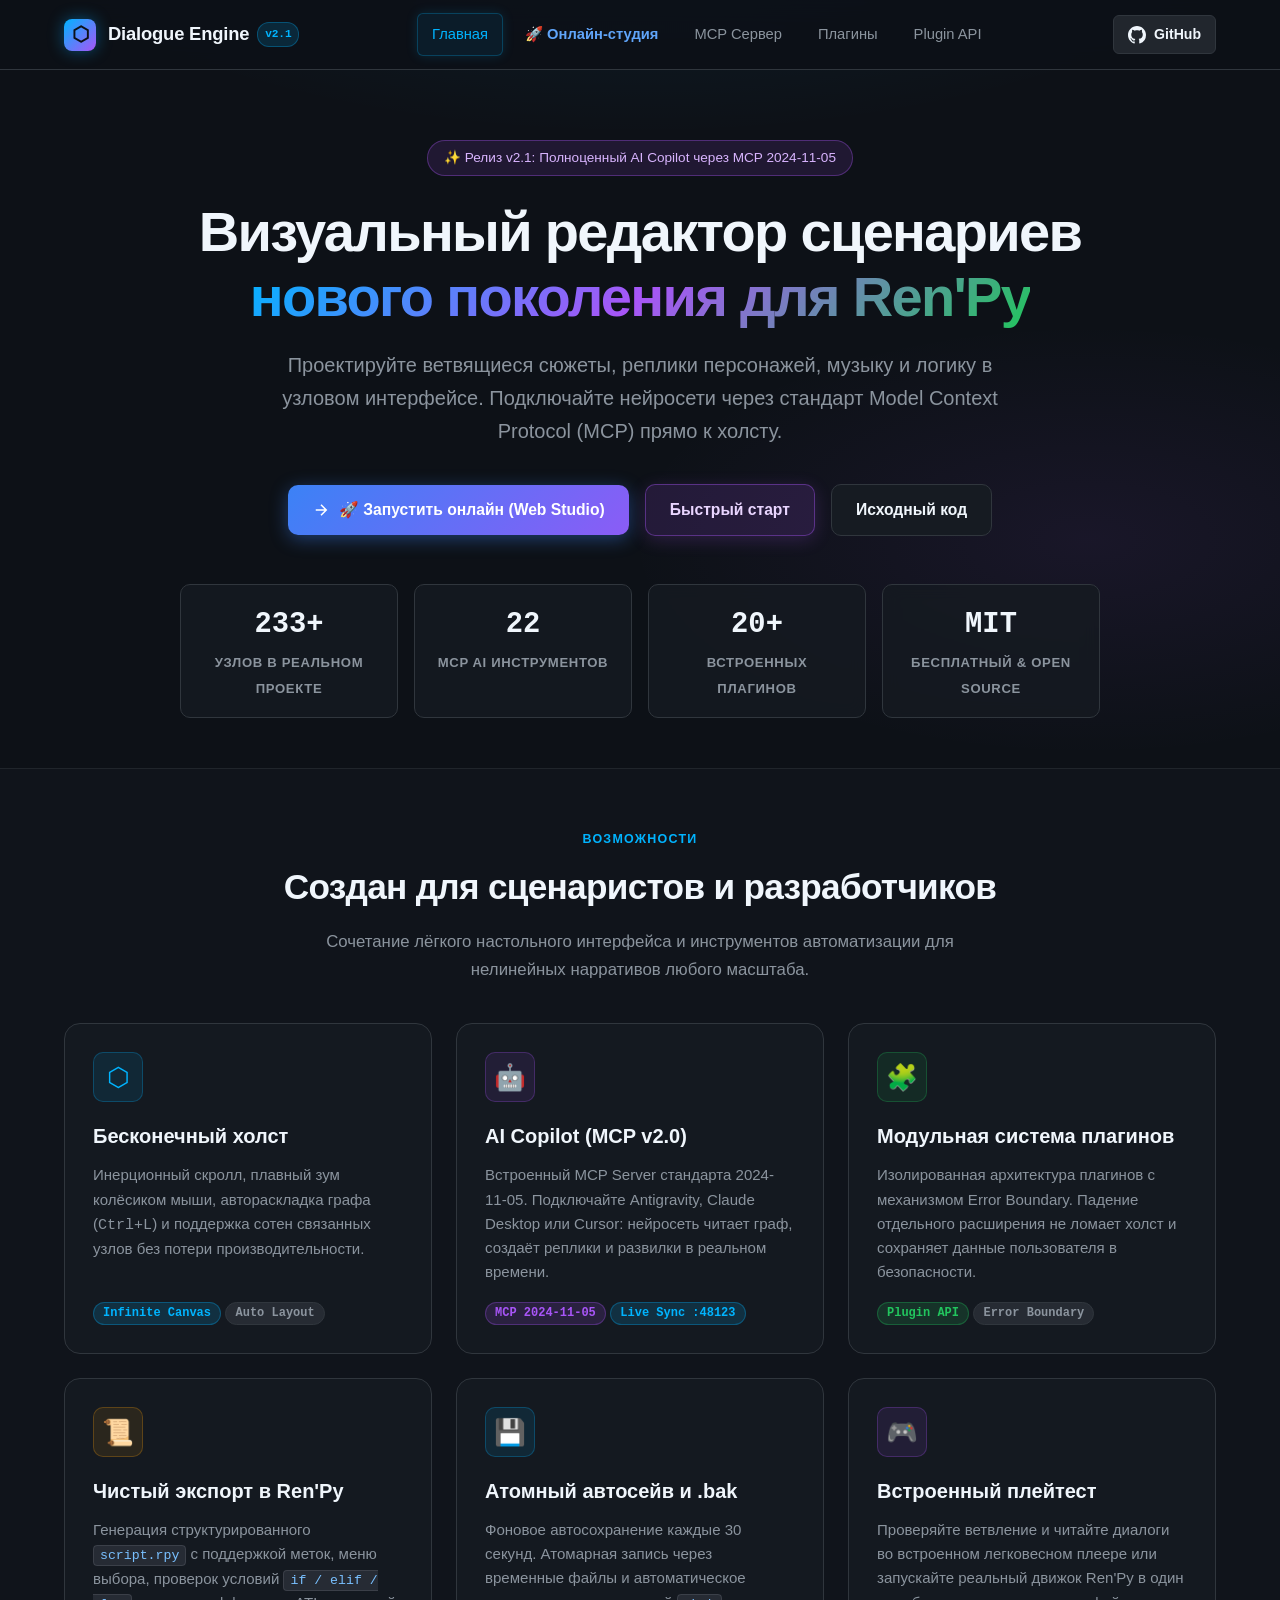
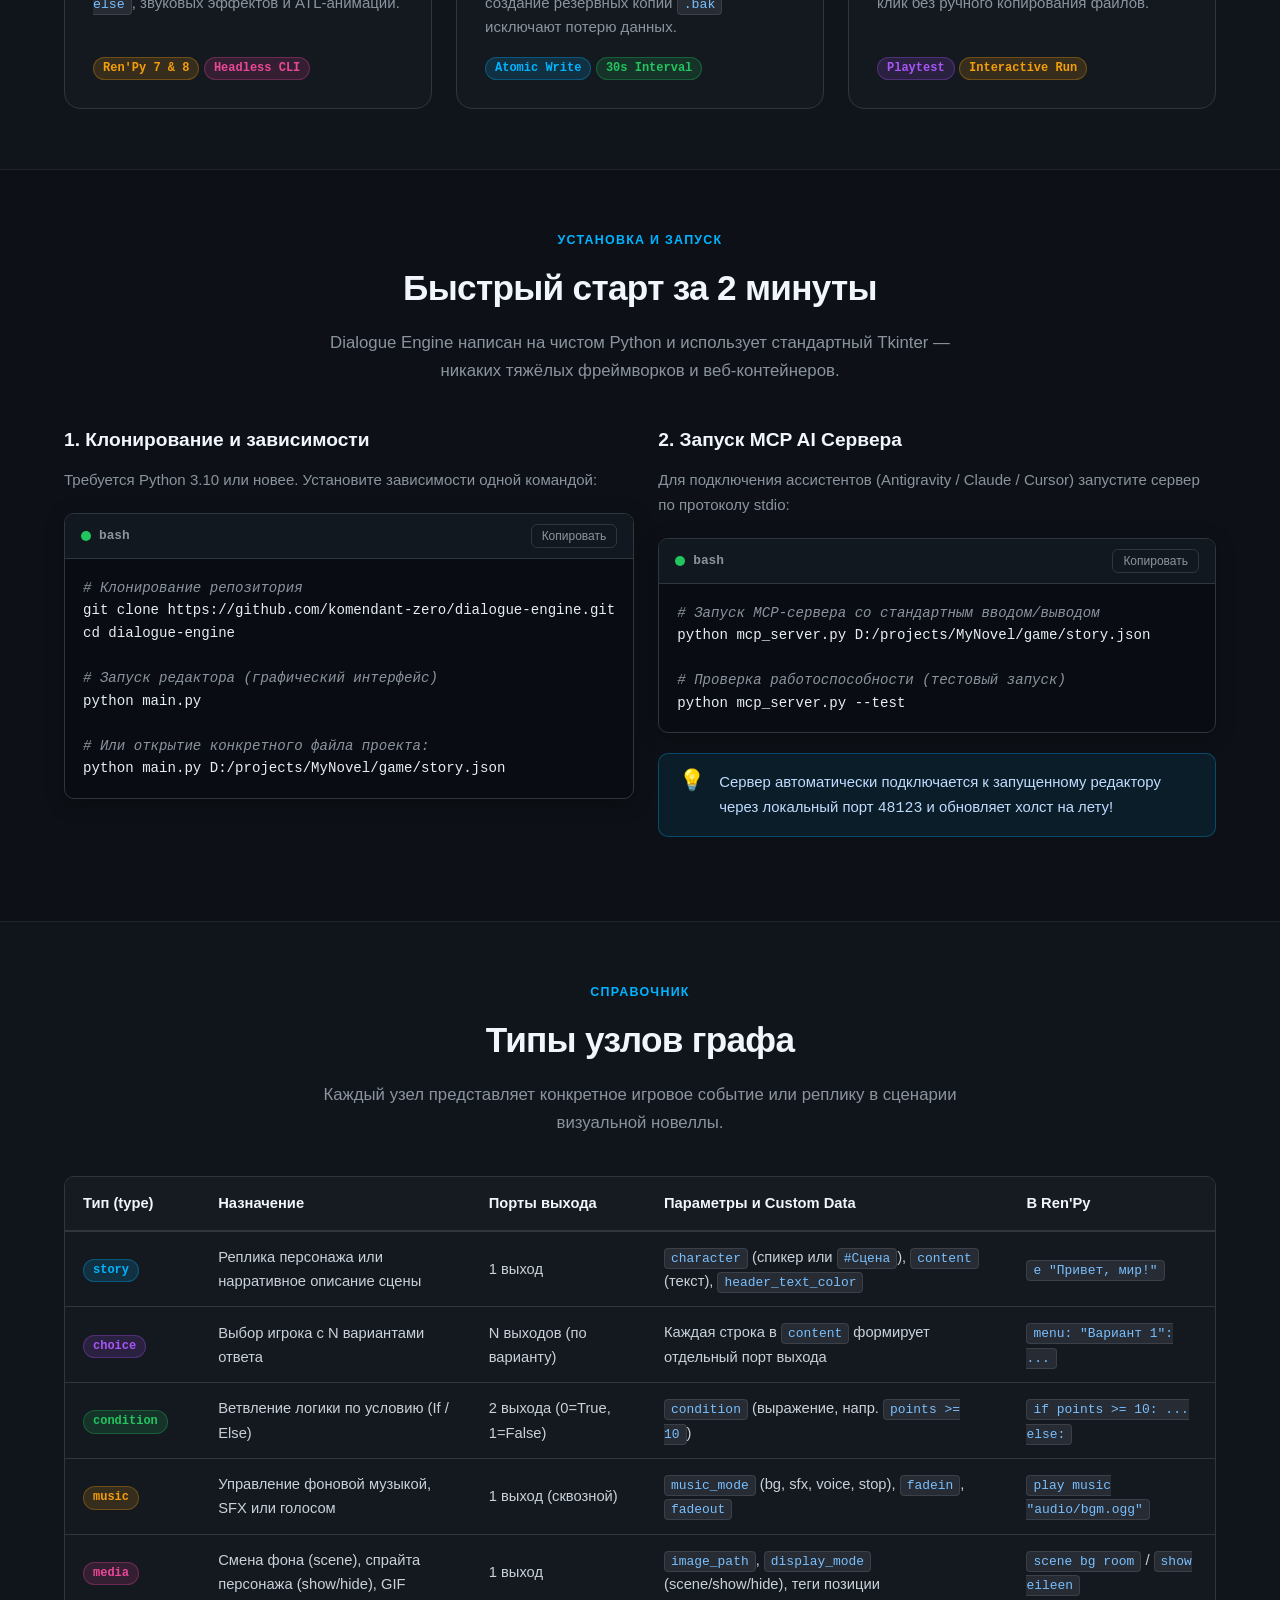
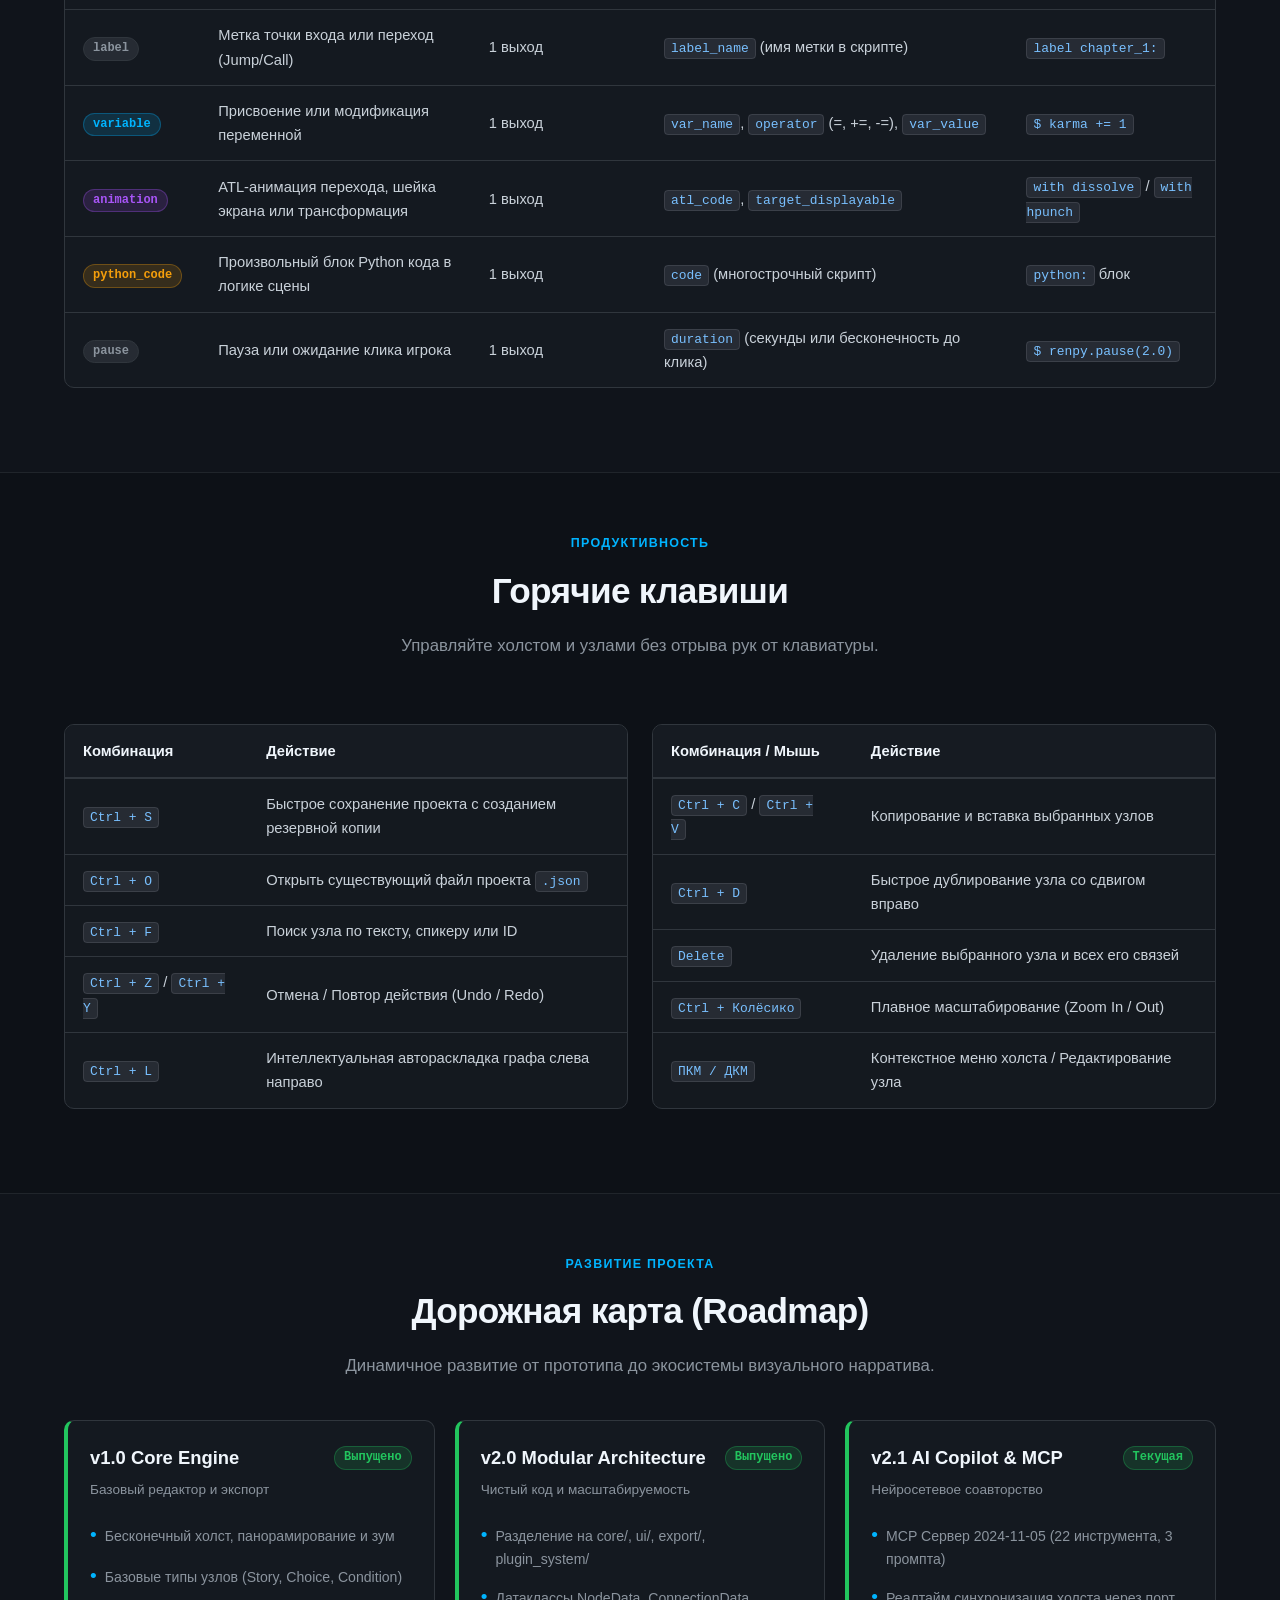
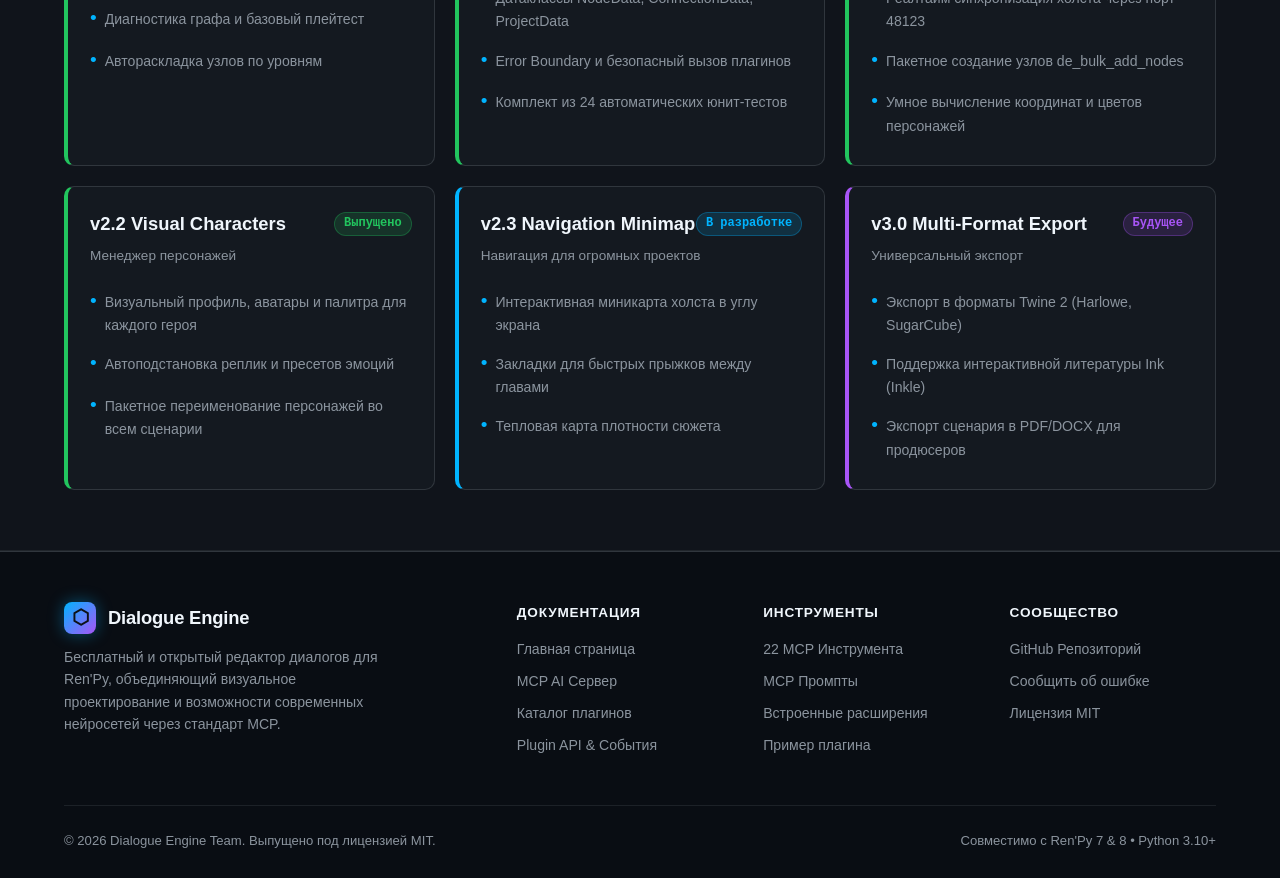
<file: docs/index.html>
<!DOCTYPE html>
<html lang="ru">
<head>
  <meta charset="UTF-8">
  <meta name="viewport" content="width=device-width, initial-scale=1.0">
  <title>Dialogue Engine — Визуальный редактор сценариев и диалогов для Ren'Py</title>
  <meta name="description" content="Визуальный node-based редактор диалогов и нелинейных сценариев для Ren'Py и визуальных новелл. AI Copilot через MCP, система плагинов, автосохранение.">
  <link rel="stylesheet" href="assets/style.css">
  <link rel="icon" href="data:image/svg+xml,<svg xmlns='http://www.w3.org/2000/svg' viewBox='0 0 100 100'><text y='.9em' font-size='90'>⬡</text></svg>">
</head>
<body>

  <!-- ========================================================================
       Header / Navbar
       ======================================================================== -->
  <header class="site-header">
    <div class="container header-inner">
      <a href="index.html" class="brand">
        <div class="brand-icon">⬡</div>
        <div class="brand-title">
          <span>Dialogue Engine</span>
          <span class="brand-badge">v2.1</span>
        </div>
      </a>

      <nav>
        <ul class="nav-menu">
          <li><a href="index.html" class="nav-link active">Главная</a></li>
          <li><a href="app/?session=violant" class="nav-link" style="color: #60a5fa; font-weight: 700;">🚀 Онлайн-студия</a></li>
          <li><a href="mcp.html" class="nav-link">MCP Сервер</a></li>
          <li><a href="plugins.html" class="nav-link">Плагины</a></li>
          <li><a href="api.html" class="nav-link">Plugin API</a></li>
        </ul>
      </nav>

      <div class="nav-actions">
        <a href="https://github.com/komendant-zero/dialogue-engine" target="_blank" rel="noopener noreferrer" class="btn-github">
          <svg viewBox="0 0 24 24" aria-hidden="true"><path d="M12 0C5.37 0 0 5.37 0 12c0 5.31 3.435 9.795 8.205 11.385.6.105.825-.255.825-.57 0-.285-.015-1.23-.015-2.235-3.015.555-3.795-.735-4.035-1.41-.135-.345-.72-1.41-1.23-1.695-.42-.225-1.02-.78-.015-.795.945-.015 1.62.87 1.845 1.23 1.08 1.815 2.805 1.305 3.495.99.105-.78.42-1.305.765-1.605-2.67-.3-5.46-1.335-5.46-5.925 0-1.305.465-2.385 1.23-3.225-.12-.3-.54-1.53.12-3.18 0 0 1.005-.315 3.3 1.23.96-.27 1.98-.405 3-.405s2.04.135 3 .405c2.295-1.56 3.3-1.23 3.3-1.23.66 1.65.24 2.88.12 3.18.765.84 1.23 1.905 1.23 3.225 0 4.605-2.805 5.625-5.475 5.925.435.375.81 1.095.81 2.22 0 1.605-.015 2.895-.015 3.3 0 .315.225.69.825.57A12.02 12.02 0 0024 12c0-6.63-5.37-12-12-12z"/></svg>
          <span>GitHub</span>
        </a>
        <button class="mobile-toggle" aria-label="Открыть меню" aria-expanded="false">
          <svg width="20" height="20" viewBox="0 0 24 24" fill="none" stroke="currentColor" stroke-width="2"><path d="M4 6h16M4 12h16M4 18h16"/></svg>
        </button>
      </div>
    </div>
  </header>

  <!-- ========================================================================
       Hero Section
       ======================================================================== -->
  <section class="hero">
    <div class="container">
      <div class="hero-pill">
        <span>✨ Релиз v2.1: Полноценный AI Copilot через MCP 2024-11-05</span>
      </div>
      <h1 class="hero-title">
        Визуальный редактор сценариев <br>
        <span class="gradient-text">нового поколения для Ren'Py</span>
      </h1>
      <p class="hero-subtitle">
        Проектируйте ветвящиеся сюжеты, реплики персонажей, музыку и логику в узловом интерфейсе.
        Подключайте нейросети через стандарт Model Context Protocol (MCP) прямо к холсту.
      </p>
      
      <div class="hero-cta">
        <a href="app/?session=violant" class="btn btn-primary" style="background: linear-gradient(135deg, #3b82f6 0%, #8b5cf6 100%); border: none; box-shadow: 0 4px 18px rgba(59, 130, 246, 0.4);">
          <svg width="18" height="18" viewBox="0 0 24 24" fill="none" stroke="currentColor" stroke-width="2"><path d="M5 12h14M12 5l7 7-7 7"/></svg>
          🚀 Запустить онлайн (Web Studio)
        </a>
        <a href="#quickstart" class="btn btn-secondary">
          Быстрый старт
        </a>
        <a href="https://github.com/komendant-zero/dialogue-engine" target="_blank" rel="noopener noreferrer" class="btn btn-outline">
          Исходный код
        </a>
      </div>

      <!-- Stats Grid -->
      <div class="hero-stats">
        <div class="stat-card">
          <span class="stat-val">233+</span>
          <span class="stat-label">Узлов в реальном проекте</span>
        </div>
        <div class="stat-card">
          <span class="stat-val">22</span>
          <span class="stat-label">MCP AI инструментов</span>
        </div>
        <div class="stat-card">
          <span class="stat-val">20+</span>
          <span class="stat-label">Встроенных плагинов</span>
        </div>
        <div class="stat-card">
          <span class="stat-val">MIT</span>
          <span class="stat-label">Бесплатный & Open Source</span>
        </div>
      </div>
    </div>
  </section>

  <!-- ========================================================================
       Features Grid
       ======================================================================== -->
  <section class="section section-alt" id="features">
    <div class="container">
      <div class="section-header">
        <span class="section-tag">Возможности</span>
        <h2 class="section-title">Создан для сценаристов и разработчиков</h2>
        <p class="section-desc">Сочетание лёгкого настольного интерфейса и инструментов автоматизации для нелинейных нарративов любого масштаба.</p>
      </div>

      <div class="grid-3">
        <!-- Feature 1 -->
        <div class="feature-card">
          <div class="feature-icon">⬡</div>
          <h3 class="feature-title">Бесконечный холст</h3>
          <p class="feature-desc">
            Инерционный скролл, плавный зум колёсиком мыши, автораскладка графа (<kbd>Ctrl+L</kbd>) и поддержка сотен связанных узлов без потери производительности.
          </p>
          <div style="margin-top: 14px;">
            <span class="badge badge-cyan">Infinite Canvas</span>
            <span class="badge badge-gray">Auto Layout</span>
          </div>
        </div>

        <!-- Feature 2 -->
        <div class="feature-card">
          <div class="feature-icon icon-purple">🤖</div>
          <h3 class="feature-title">AI Copilot (MCP v2.0)</h3>
          <p class="feature-desc">
            Встроенный MCP Server стандарта 2024-11-05. Подключайте Antigravity, Claude Desktop или Cursor: нейросеть читает граф, создаёт реплики и развилки в реальном времени.
          </p>
          <div style="margin-top: 14px;">
            <span class="badge badge-purple">MCP 2024-11-05</span>
            <span class="badge badge-cyan">Live Sync :48123</span>
          </div>
        </div>

        <!-- Feature 3 -->
        <div class="feature-card">
          <div class="feature-icon icon-green">🧩</div>
          <h3 class="feature-title">Модульная система плагинов</h3>
          <p class="feature-desc">
            Изолированная архитектура плагинов с механизмом Error Boundary. Падение отдельного расширения не ломает холст и сохраняет данные пользователя в безопасности.
          </p>
          <div style="margin-top: 14px;">
            <span class="badge badge-green">Plugin API</span>
            <span class="badge badge-gray">Error Boundary</span>
          </div>
        </div>

        <!-- Feature 4 -->
        <div class="feature-card">
          <div class="feature-icon icon-amber">📜</div>
          <h3 class="feature-title">Чистый экспорт в Ren'Py</h3>
          <p class="feature-desc">
            Генерация структурированного <code>script.rpy</code> с поддержкой меток, меню выбора, проверок условий <code>if / elif / else</code>, звуковых эффектов и ATL-анимаций.
          </p>
          <div style="margin-top: 14px;">
            <span class="badge badge-amber">Ren'Py 7 & 8</span>
            <span class="badge badge-rose">Headless CLI</span>
          </div>
        </div>

        <!-- Feature 5 -->
        <div class="feature-card">
          <div class="feature-icon">💾</div>
          <h3 class="feature-title">Атомный автосейв и .bak</h3>
          <p class="feature-desc">
            Фоновое автосохранение каждые 30 секунд. Атомарная запись через временные файлы и автоматическое создание резервных копий <code>.bak</code> исключают потерю данных.
          </p>
          <div style="margin-top: 14px;">
            <span class="badge badge-cyan">Atomic Write</span>
            <span class="badge badge-green">30s Interval</span>
          </div>
        </div>

        <!-- Feature 6 -->
        <div class="feature-card">
          <div class="feature-icon icon-purple">🎮</div>
          <h3 class="feature-title">Встроенный плейтест</h3>
          <p class="feature-desc">
            Проверяйте ветвление и читайте диалоги во встроенном легковесном плеере или запускайте реальный движок Ren'Py в один клик без ручного копирования файлов.
          </p>
          <div style="margin-top: 14px;">
            <span class="badge badge-purple">Playtest</span>
            <span class="badge badge-amber">Interactive Run</span>
          </div>
        </div>
      </div>
    </div>
  </section>

  <!-- ========================================================================
       Quick Start Section
       ======================================================================== -->
  <section class="section" id="quickstart">
    <div class="container">
      <div class="section-header">
        <span class="section-tag">Установка и запуск</span>
        <h2 class="section-title">Быстрый старт за 2 минуты</h2>
        <p class="section-desc">Dialogue Engine написан на чистом Python и использует стандартный Tkinter — никаких тяжёлых фреймворков и веб-контейнеров.</p>
      </div>

      <div class="grid-2">
        <div>
          <h3 style="font-size: 1.2rem; color: var(--text-bright); margin-bottom: 12px;">1. Клонирование и зависимости</h3>
          <p style="font-size: 0.94rem; color: var(--text-muted); margin-bottom: 14px;">
            Требуется Python 3.10 или новее. Установите зависимости одной командой:
          </p>
          <div class="code-box">
            <div class="code-header">
              <span class="code-title"><span class="code-lang-dot bash"></span>bash</span>
              <button class="copy-btn">Копировать</button>
            </div>
            <pre><span class="c-comm"># Клонирование репозитория</span>
git clone https://github.com/komendant-zero/dialogue-engine.git
cd dialogue-engine

<span class="c-comm"># Запуск редактора (графический интерфейс)</span>
python main.py

<span class="c-comm"># Или открытие конкретного файла проекта:</span>
python main.py D:/projects/MyNovel/game/story.json</pre>
          </div>
        </div>

        <div>
          <h3 style="font-size: 1.2rem; color: var(--text-bright); margin-bottom: 12px;">2. Запуск MCP AI Сервера</h3>
          <p style="font-size: 0.94rem; color: var(--text-muted); margin-bottom: 14px;">
            Для подключения ассистентов (Antigravity / Claude / Cursor) запустите сервер по протоколу stdio:
          </p>
          <div class="code-box">
            <div class="code-header">
              <span class="code-title"><span class="code-lang-dot bash"></span>bash</span>
              <button class="copy-btn">Копировать</button>
            </div>
            <pre><span class="c-comm"># Запуск MCP-сервера со стандартным вводом/выводом</span>
python mcp_server.py D:/projects/MyNovel/game/story.json

<span class="c-comm"># Проверка работоспособности (тестовый запуск)</span>
python mcp_server.py --test</pre>
          </div>
          <div class="callout callout-info" style="margin-top: 14px;">
            <div class="callout-icon">💡</div>
            <div class="callout-content">
              Сервер автоматически подключается к запущенному редактору через локальный порт <code>48123</code> и обновляет холст на лету!
            </div>
          </div>
        </div>
      </div>
    </div>
  </section>

  <!-- ========================================================================
       Node Types Table
       ======================================================================== -->
  <section class="section section-alt" id="nodes">
    <div class="container">
      <div class="section-header">
        <span class="section-tag">Справочник</span>
        <h2 class="section-title">Типы узлов графа</h2>
        <p class="section-desc">Каждый узел представляет конкретное игровое событие или реплику в сценарии визуальной новеллы.</p>
      </div>

      <div class="table-wrapper">
        <table class="table-custom">
          <thead>
            <tr>
              <th>Тип (type)</th>
              <th>Назначение</th>
              <th>Порты выхода</th>
              <th>Параметры и Custom Data</th>
              <th>В Ren'Py</th>
            </tr>
          </thead>
          <tbody>
            <tr>
              <td><span class="badge badge-cyan">story</span></td>
              <td>Реплика персонажа или нарративное описание сцены</td>
              <td>1 выход</td>
              <td><code>character</code> (спикер или <code>#Сцена</code>), <code>content</code> (текст), <code>header_text_color</code></td>
              <td><code>e "Привет, мир!"</code></td>
            </tr>
            <tr>
              <td><span class="badge badge-purple">choice</span></td>
              <td>Выбор игрока с N вариантами ответа</td>
              <td>N выходов (по варианту)</td>
              <td>Каждая строка в <code>content</code> формирует отдельный порт выхода</td>
              <td><code>menu: "Вариант 1": ...</code></td>
            </tr>
            <tr>
              <td><span class="badge badge-green">condition</span></td>
              <td>Ветвление логики по условию (If / Else)</td>
              <td>2 выхода (0=True, 1=False)</td>
              <td><code>condition</code> (выражение, напр. <code>points &gt;= 10</code>)</td>
              <td><code>if points &gt;= 10: ... else:</code></td>
            </tr>
            <tr>
              <td><span class="badge badge-amber">music</span></td>
              <td>Управление фоновой музыкой, SFX или голосом</td>
              <td>1 выход (сквозной)</td>
              <td><code>music_mode</code> (bg, sfx, voice, stop), <code>fadein</code>, <code>fadeout</code></td>
              <td><code>play music "audio/bgm.ogg"</code></td>
            </tr>
            <tr>
              <td><span class="badge badge-rose">media</span></td>
              <td>Смена фона (scene), спрайта персонажа (show/hide), GIF</td>
              <td>1 выход</td>
              <td><code>image_path</code>, <code>display_mode</code> (scene/show/hide), теги позиции</td>
              <td><code>scene bg room</code> / <code>show eileen</code></td>
            </tr>
            <tr>
              <td><span class="badge badge-gray">label</span></td>
              <td>Метка точки входа или переход (Jump/Call)</td>
              <td>1 выход</td>
              <td><code>label_name</code> (имя метки в скрипте)</td>
              <td><code>label chapter_1:</code></td>
            </tr>
            <tr>
              <td><span class="badge badge-cyan">variable</span></td>
              <td>Присвоение или модификация переменной</td>
              <td>1 выход</td>
              <td><code>var_name</code>, <code>operator</code> (=, +=, -=), <code>var_value</code></td>
              <td><code>$ karma += 1</code></td>
            </tr>
            <tr>
              <td><span class="badge badge-purple">animation</span></td>
              <td>ATL-анимация перехода, шейка экрана или трансформация</td>
              <td>1 выход</td>
              <td><code>atl_code</code>, <code>target_displayable</code></td>
              <td><code>with dissolve</code> / <code>with hpunch</code></td>
            </tr>
            <tr>
              <td><span class="badge badge-amber">python_code</span></td>
              <td>Произвольный блок Python кода в логике сцены</td>
              <td>1 выход</td>
              <td><code>code</code> (многострочный скрипт)</td>
              <td><code>python:</code> блок</td>
            </tr>
            <tr>
              <td><span class="badge badge-gray">pause</span></td>
              <td>Пауза или ожидание клика игрока</td>
              <td>1 выход</td>
              <td><code>duration</code> (секунды или бесконечность до клика)</td>
              <td><code>$ renpy.pause(2.0)</code></td>
            </tr>
          </tbody>
        </table>
      </div>
    </div>
  </section>

  <!-- ========================================================================
       Shortcuts Section
       ======================================================================== -->
  <section class="section" id="shortcuts">
    <div class="container">
      <div class="section-header">
        <span class="section-tag">Продуктивность</span>
        <h2 class="section-title">Горячие клавиши</h2>
        <p class="section-desc">Управляйте холстом и узлами без отрыва рук от клавиатуры.</p>
      </div>

      <div class="grid-2">
        <div class="table-wrapper">
          <table class="table-custom">
            <thead>
              <tr>
                <th>Комбинация</th>
                <th>Действие</th>
              </tr>
            </thead>
            <tbody>
              <tr>
                <td><code>Ctrl + S</code></td>
                <td>Быстрое сохранение проекта с созданием резервной копии</td>
              </tr>
              <tr>
                <td><code>Ctrl + O</code></td>
                <td>Открыть существующий файл проекта <code>.json</code></td>
              </tr>
              <tr>
                <td><code>Ctrl + F</code></td>
                <td>Поиск узла по тексту, спикеру или ID</td>
              </tr>
              <tr>
                <td><code>Ctrl + Z</code> / <code>Ctrl + Y</code></td>
                <td>Отмена / Повтор действия (Undo / Redo)</td>
              </tr>
              <tr>
                <td><code>Ctrl + L</code></td>
                <td>Интеллектуальная автораскладка графа слева направо</td>
              </tr>
            </tbody>
          </table>
        </div>

        <div class="table-wrapper">
          <table class="table-custom">
            <thead>
              <tr>
                <th>Комбинация / Мышь</th>
                <th>Действие</th>
              </tr>
            </thead>
            <tbody>
              <tr>
                <td><code>Ctrl + C</code> / <code>Ctrl + V</code></td>
                <td>Копирование и вставка выбранных узлов</td>
              </tr>
              <tr>
                <td><code>Ctrl + D</code></td>
                <td>Быстрое дублирование узла со сдвигом вправо</td>
              </tr>
              <tr>
                <td><code>Delete</code></td>
                <td>Удаление выбранного узла и всех его связей</td>
              </tr>
              <tr>
                <td><code>Ctrl + Колёсико</code></td>
                <td>Плавное масштабирование (Zoom In / Out)</td>
              </tr>
              <tr>
                <td><code>ПКМ / ДКМ</code></td>
                <td>Контекстное меню холста / Редактирование узла</td>
              </tr>
            </tbody>
          </table>
        </div>
      </div>
    </div>
  </section>

  <!-- ========================================================================
       Roadmap Section
       ======================================================================== -->
  <section class="section section-alt" id="roadmap">
    <div class="container">
      <div class="section-header">
        <span class="section-tag">Развитие проекта</span>
        <h2 class="section-title">Дорожная карта (Roadmap)</h2>
        <p class="section-desc">Динамичное развитие от прототипа до экосистемы визуального нарратива.</p>
      </div>

      <div class="roadmap-timeline">
        <!-- v1.0 -->
        <div class="roadmap-card done">
          <div class="roadmap-version">
            <span>v1.0 Core Engine</span>
            <span class="badge badge-green">Выпущено</span>
          </div>
          <p style="font-size: 0.85rem; color: var(--text-muted);">Базовый редактор и экспорт</p>
          <ul class="roadmap-list">
            <li>Бесконечный холст, панорамирование и зум</li>
            <li>Базовые типы узлов (Story, Choice, Condition)</li>
            <li>Диагностика графа и базовый плейтест</li>
            <li>Автораскладка узлов по уровням</li>
          </ul>
        </div>

        <!-- v2.0 -->
        <div class="roadmap-card done">
          <div class="roadmap-version">
            <span>v2.0 Modular Architecture</span>
            <span class="badge badge-green">Выпущено</span>
          </div>
          <p style="font-size: 0.85rem; color: var(--text-muted);">Чистый код и масштабируемость</p>
          <ul class="roadmap-list">
            <li>Разделение на core/, ui/, export/, plugin_system/</li>
            <li>Датаклассы NodeData, ConnectionData, ProjectData</li>
            <li>Error Boundary и безопасный вызов плагинов</li>
            <li>Комплект из 24 автоматических юнит-тестов</li>
          </ul>
        </div>

        <!-- v2.1 -->
        <div class="roadmap-card done">
          <div class="roadmap-version">
            <span>v2.1 AI Copilot & MCP</span>
            <span class="badge badge-green">Текущая</span>
          </div>
          <p style="font-size: 0.85rem; color: var(--text-muted);">Нейросетевое соавторство</p>
          <ul class="roadmap-list">
            <li>MCP Сервер 2024-11-05 (22 инструмента, 3 промпта)</li>
            <li>Реалтайм синхронизация холста через порт 48123</li>
            <li>Пакетное создание узлов de_bulk_add_nodes</li>
            <li>Умное вычисление координат и цветов персонажей</li>
          </ul>
        </div>

        <!-- v2.2 -->
        <div class="roadmap-card done">
          <div class="roadmap-version">
            <span>v2.2 Visual Characters</span>
            <span class="badge badge-green">Выпущено</span>
          </div>
          <p style="font-size: 0.85rem; color: var(--text-muted);">Менеджер персонажей</p>
          <ul class="roadmap-list">
            <li>Визуальный профиль, аватары и палитра для каждого героя</li>
            <li>Автоподстановка реплик и пресетов эмоций</li>
            <li>Пакетное переименование персонажей во всем сценарии</li>
          </ul>
        </div>

        <!-- v2.3 -->
        <div class="roadmap-card wip">
          <div class="roadmap-version">
            <span>v2.3 Navigation Minimap</span>
            <span class="badge badge-cyan">В разработке</span>
          </div>
          <p style="font-size: 0.85rem; color: var(--text-muted);">Навигация для огромных проектов</p>
          <ul class="roadmap-list">
            <li>Интерактивная миникарта холста в углу экрана</li>
            <li>Закладки для быстрых прыжков между главами</li>
            <li>Тепловая карта плотности сюжета</li>
          </ul>
        </div>

        <!-- v3.0 -->
        <div class="roadmap-card planned">
          <div class="roadmap-version">
            <span>v3.0 Multi-Format Export</span>
            <span class="badge badge-purple">Будущее</span>
          </div>
          <p style="font-size: 0.85rem; color: var(--text-muted);">Универсальный экспорт</p>
          <ul class="roadmap-list">
            <li>Экспорт в форматы Twine 2 (Harlowe, SugarCube)</li>
            <li>Поддержка интерактивной литературы Ink (Inkle)</li>
            <li>Экспорт сценария в PDF/DOCX для продюсеров</li>
          </ul>
        </div>
      </div>
    </div>
  </section>

  <!-- ========================================================================
       Footer
       ======================================================================== -->
  <footer class="site-footer">
    <div class="container">
      <div class="footer-grid">
        <div class="footer-brand">
          <div class="brand">
            <div class="brand-icon">⬡</div>
            <div class="brand-title"><span>Dialogue Engine</span></div>
          </div>
          <p class="footer-desc">
            Бесплатный и открытый редактор диалогов для Ren'Py, объединяющий визуальное проектирование и возможности современных нейросетей через стандарт MCP.
          </p>
        </div>

        <div>
          <h4 class="footer-col-title">Документация</h4>
          <ul class="footer-links">
            <li><a href="index.html">Главная страница</a></li>
            <li><a href="mcp.html">MCP AI Сервер</a></li>
            <li><a href="plugins.html">Каталог плагинов</a></li>
            <li><a href="api.html">Plugin API & События</a></li>
          </ul>
        </div>

        <div>
          <h4 class="footer-col-title">Инструменты</h4>
          <ul class="footer-links">
            <li><a href="mcp.html#tools">22 MCP Инструмента</a></li>
            <li><a href="mcp.html#prompts">MCP Промпты</a></li>
            <li><a href="plugins.html#builtin">Встроенные расширения</a></li>
            <li><a href="api.html#sample">Пример плагина</a></li>
          </ul>
        </div>

        <div>
          <h4 class="footer-col-title">Сообщество</h4>
          <ul class="footer-links">
            <li><a href="https://github.com/komendant-zero/dialogue-engine" target="_blank" rel="noopener noreferrer">GitHub Репозиторий</a></li>
            <li><a href="https://github.com/komendant-zero/dialogue-engine/issues" target="_blank" rel="noopener noreferrer">Сообщить об ошибке</a></li>
            <li><a href="https://github.com/komendant-zero/dialogue-engine/blob/master/LICENSE" target="_blank" rel="noopener noreferrer">Лицензия MIT</a></li>
          </ul>
        </div>
      </div>

      <div class="footer-bottom">
        <span>© 2026 Dialogue Engine Team. Выпущено под лицензией MIT.</span>
        <span>Совместимо с Ren'Py 7 & 8 • Python 3.10+</span>
      </div>
    </div>
  </footer>

  <script src="assets/nav.js"></script>
</body>
</html>
</file>
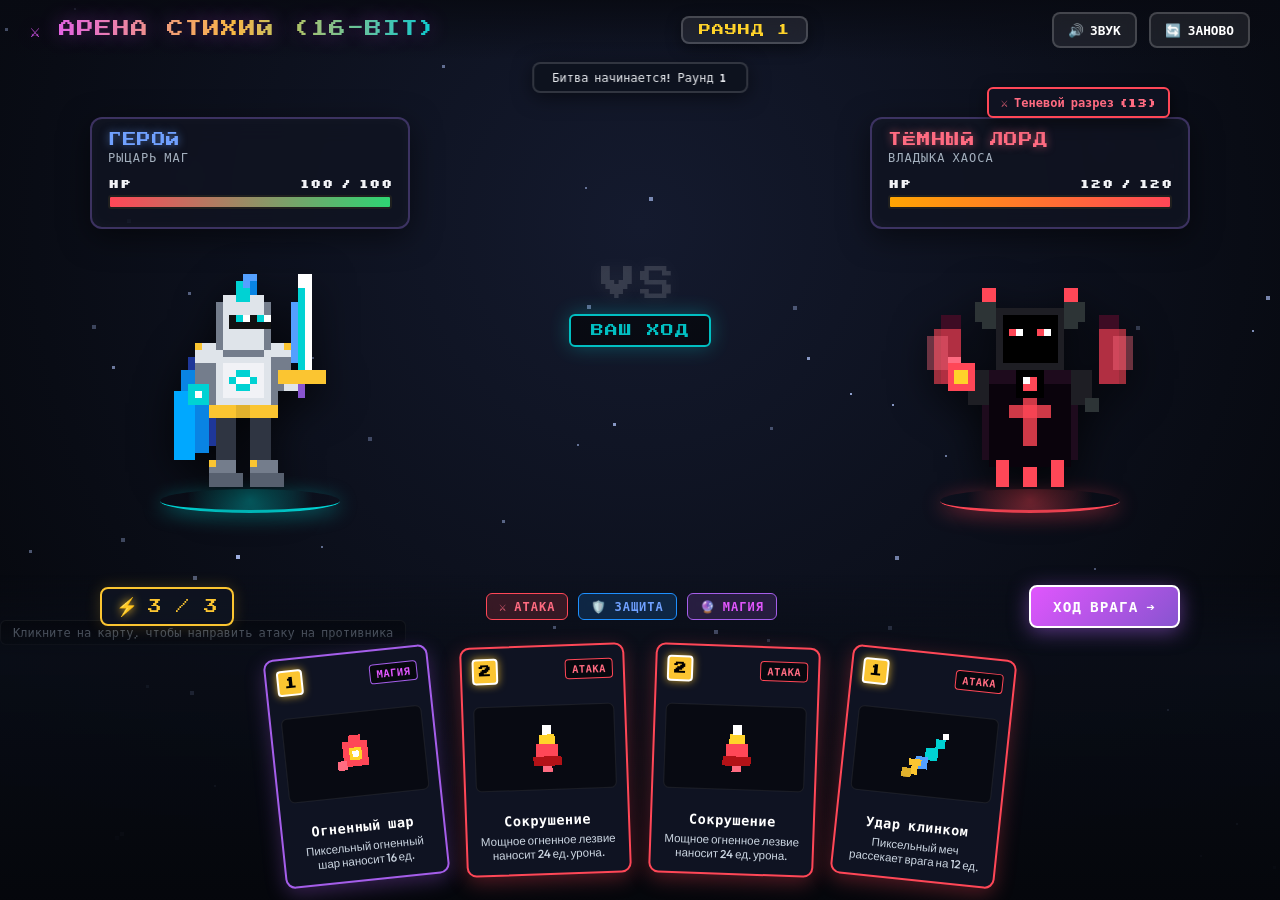
<file: card_game.html>
<!DOCTYPE html>
<html lang="ru">
<head>
  <meta charset="UTF-8">
  <meta name="viewport" content="width=device-width, initial-scale=1.0">
  <title>Битва Магов: Карточная Дуэль (Pixel Art)</title>
  <link rel="preconnect" href="https://fonts.googleapis.com">
  <link rel="preconnect" href="https://fonts.gstatic.com" crossorigin>
  <link href="https://fonts.googleapis.com/css2?family=Press+Start+2P&family=Silkscreen:wght@400;700&family=Outfit:wght@500;700;800&family=Fira+Code:wght@500;700&display=swap" rel="stylesheet">
  <style>
    :root {
      --bg-dark: #07090e;
      --bg-surface: rgba(16, 20, 34, 0.82);
      --border-glow: rgba(147, 112, 219, 0.35);
      
      --color-attack: #ff4757;
      --color-attack-glow: rgba(255, 71, 87, 0.6);
      
      --color-defense: #1e90ff;
      --color-defense-glow: rgba(30, 144, 255, 0.6);
      
      --color-magic: #a55eea;
      --color-magic-glow: rgba(165, 94, 234, 0.6);
      
      --color-energy: #fbc531;
      --color-hp: #2ed573;
      --color-shield: #00d2d3;
      --font-pixel: 'Press Start 2P', monospace;
      --font-retro: 'Silkscreen', monospace;
      --font-main: 'Outfit', sans-serif;
      --font-mono: 'Fira Code', monospace;
    }

    * {
      box-sizing: border-box;
      margin: 0;
      padding: 0;
      user-select: none;
    }

    body {
      background-color: var(--bg-dark);
      font-family: var(--font-main);
      color: #f1f2f6;
      height: 100vh;
      width: 100vw;
      overflow: hidden;
      display: flex;
      flex-direction: column;
      background: radial-gradient(circle at 50% 25%, #141a2e 0%, #090c15 65%, #040508 100%);
      position: relative;
    }

    /* Ambient background canvas */
    #bg-canvas, #fx-canvas {
      position: absolute;
      top: 0;
      left: 0;
      width: 100%;
      height: 100%;
      pointer-events: none;
      z-index: 1;
    }
    #fx-canvas {
      z-index: 30;
    }

    /* Game Container */
    .game-container {
      position: relative;
      width: 100%;
      height: 100%;
      display: flex;
      flex-direction: column;
      z-index: 5;
    }

    /* Top Header */
    .game-header {
      padding: 12px 30px;
      display: flex;
      justify-content: space-between;
      align-items: center;
      background: linear-gradient(180deg, rgba(8, 10, 18, 0.9) 0%, transparent 100%);
      z-index: 10;
    }

    .game-title {
      font-family: var(--font-pixel);
      font-size: 1.05rem;
      letter-spacing: 1px;
      background: linear-gradient(90deg, #e056fd, #fbc531, #00d2d3);
      -webkit-background-clip: text;
      -webkit-text-fill-color: transparent;
      text-shadow: 0 0 20px rgba(224, 86, 253, 0.4);
      display: flex;
      align-items: center;
      gap: 12px;
    }

    .round-badge {
      background: rgba(255, 255, 255, 0.08);
      border: 2px solid rgba(255, 255, 255, 0.18);
      border-radius: 8px;
      padding: 6px 16px;
      font-family: var(--font-pixel);
      font-size: 0.75rem;
      color: #ffd32a;
      backdrop-filter: blur(8px);
      box-shadow: 0 4px 15px rgba(0, 0, 0, 0.4);
      letter-spacing: 1px;
    }

    .header-controls {
      display: flex;
      gap: 12px;
    }

    .btn-icon {
      background: rgba(255, 255, 255, 0.08);
      border: 2px solid rgba(255, 255, 255, 0.18);
      color: #fff;
      padding: 8px 14px;
      border-radius: 8px;
      cursor: pointer;
      font-size: 0.8rem;
      font-family: var(--font-retro);
      font-weight: 700;
      display: flex;
      align-items: center;
      gap: 6px;
      transition: all 0.2s ease;
      backdrop-filter: blur(6px);
    }
    .btn-icon:hover {
      background: rgba(255, 255, 255, 0.18);
      border-color: rgba(255, 255, 255, 0.35);
      transform: translateY(-2px);
    }

    /* Battle Arena */
    .battle-arena {
      flex: 1;
      display: flex;
      justify-content: space-between;
      align-items: center;
      padding: 10px 90px;
      position: relative;
    }

    .arena-center-fx {
      position: absolute;
      top: 48%;
      left: 50%;
      transform: translate(-50%, -50%);
      pointer-events: none;
      display: flex;
      flex-direction: column;
      align-items: center;
      gap: 12px;
      opacity: 0.9;
    }

    .vs-emblem {
      font-family: var(--font-pixel);
      font-size: 2.2rem;
      color: rgba(255, 255, 255, 0.15);
      letter-spacing: 4px;
      text-shadow: 0 0 20px rgba(255, 255, 255, 0.08);
    }

    .turn-indicator {
      font-family: var(--font-pixel);
      font-size: 0.8rem;
      padding: 8px 20px;
      border-radius: 6px;
      background: rgba(0, 0, 0, 0.6);
      border: 2px solid rgba(255, 255, 255, 0.15);
      letter-spacing: 1px;
      transition: all 0.3s cubic-bezier(0.175, 0.885, 0.32, 1.275);
    }
    .turn-indicator.player-turn {
      color: #00d2d3;
      border-color: #00d2d3;
      box-shadow: 0 0 20px rgba(0, 210, 211, 0.35);
    }
    .turn-indicator.enemy-turn {
      color: #ff4757;
      border-color: #ff4757;
      box-shadow: 0 0 20px rgba(255, 71, 87, 0.35);
    }

    /* Combatant Zone */
    .combatant-zone {
      display: flex;
      flex-direction: column;
      align-items: center;
      width: 320px;
      position: relative;
    }

    /* HUD Box */
    .hud-box {
      width: 100%;
      background: var(--bg-surface);
      border: 2px solid var(--border-glow);
      border-radius: 12px;
      padding: 14px 16px;
      box-shadow: 0 8px 30px rgba(0, 0, 0, 0.5), inset 0 0 15px rgba(255, 255, 255, 0.03);
      backdrop-filter: blur(12px);
      margin-bottom: 20px;
    }

    .hud-header {
      display: flex;
      justify-content: space-between;
      align-items: center;
      margin-bottom: 10px;
    }

    .combatant-name {
      font-family: var(--font-pixel);
      font-size: 0.85rem;
      letter-spacing: 0.5px;
    }
    .player-zone .combatant-name {
      color: #70a1ff;
      text-shadow: 0 0 8px rgba(112, 161, 255, 0.6);
    }
    .enemy-zone .combatant-name {
      color: #ff6b81;
      text-shadow: 0 0 8px rgba(255, 107, 129, 0.6);
    }

    .combatant-role {
      font-family: var(--font-retro);
      font-size: 0.75rem;
      color: #a4b0be;
      text-transform: uppercase;
      letter-spacing: 1px;
      margin-top: 3px;
    }

    /* Health & Shield Bars */
    .bar-container {
      margin-bottom: 4px;
    }
    .bar-label-row {
      display: flex;
      justify-content: space-between;
      font-family: var(--font-retro);
      font-size: 0.8rem;
      font-weight: 700;
      margin-bottom: 4px;
      letter-spacing: 0.5px;
    }
    .bar-track {
      width: 100%;
      height: 14px;
      background: #000;
      border-radius: 3px;
      overflow: hidden;
      position: relative;
      border: 2px solid rgba(255, 255, 255, 0.12);
    }
    .bar-fill {
      height: 100%;
      transition: width 0.35s ease;
      position: relative;
    }
    .hp-fill {
      background: linear-gradient(90deg, #ff4757, #2ed573);
      box-shadow: 0 0 10px rgba(46, 213, 115, 0.5);
    }
    .enemy-zone .hp-fill {
      background: linear-gradient(90deg, #ffa502, #ff4757);
      box-shadow: 0 0 10px rgba(255, 71, 87, 0.5);
    }

    .shield-badge {
      display: inline-flex;
      align-items: center;
      gap: 4px;
      background: rgba(0, 210, 211, 0.2);
      border: 2px solid #00d2d3;
      color: #00d2d3;
      padding: 2px 8px;
      border-radius: 6px;
      font-family: var(--font-pixel);
      font-size: 0.65rem;
      box-shadow: 0 0 10px rgba(0, 210, 211, 0.3);
    }

    /* ============================================================
       PIXEL ART SPRITE STAGES
       ============================================================ */
    .sprite-stage {
      position: relative;
      width: 250px;
      height: 270px;
      display: flex;
      justify-content: center;
      align-items: center;
    }

    /* Retro Pixel Pedestal Grid */
    .sprite-pedestal {
      position: absolute;
      bottom: 6px;
      width: 180px;
      height: 24px;
      background: 
        radial-gradient(circle, rgba(147, 112, 219, 0.5) 0%, transparent 70%);
      border-bottom: 3px solid rgba(147, 112, 219, 0.6);
      box-shadow: 0 4px 15px rgba(147, 112, 219, 0.3);
      border-radius: 50%;
    }
    .player-zone .sprite-pedestal {
      background: radial-gradient(circle, rgba(0, 210, 211, 0.5) 0%, transparent 70%);
      border-bottom-color: #00d2d3;
      box-shadow: 0 4px 20px rgba(0, 210, 211, 0.4);
    }
    .enemy-zone .sprite-pedestal {
      background: radial-gradient(circle, rgba(255, 71, 87, 0.5) 0%, transparent 70%);
      border-bottom-color: #ff4757;
      box-shadow: 0 4px 20px rgba(255, 71, 87, 0.4);
    }

    .sprite-container {
      position: relative;
      width: 220px;
      height: 220px;
      display: flex;
      justify-content: center;
      align-items: center;
      transition: transform 0.2s cubic-bezier(0.175, 0.885, 0.32, 1.275);
      z-index: 2;
    }

    /* Pixel Art Render Engine (Crisp edges & pixel scaling) */
    .pixel-sprite-svg {
      width: 100%;
      height: 100%;
      image-rendering: pixelated;
      image-rendering: -moz-crisp-edges;
      image-rendering: crisp-edges;
      shape-rendering: crispEdges;
      filter: drop-shadow(0 12px 20px rgba(0, 0, 0, 0.7));
    }

    /* Idle Pixel Bobbing Animations (Integer pixel steps) */
    .player-idle {
      animation: pixelBobHero 1.8s steps(4) infinite alternate;
    }
    .enemy-idle {
      animation: pixelBobEnemy 2.2s steps(4) infinite alternate;
    }

    @keyframes pixelBobHero {
      0% { transform: translateY(0); }
      100% { transform: translateY(-8px); }
    }
    @keyframes pixelBobEnemy {
      0% { transform: translateY(0); }
      50% { transform: translateY(-10px); }
      100% { transform: translateY(-4px); }
    }

    /* Hero & Enemy Attack lunges */
    .hero-attack-lunge {
      animation: heroLunge 0.35s steps(4) forwards;
    }
    @keyframes heroLunge {
      0% { transform: translateX(0); }
      50% { transform: translateX(45px); filter: brightness(1.6) drop-shadow(0 0 25px #00d2d3); }
      100% { transform: translateX(0); }
    }

    .enemy-attack-lunge {
      animation: enemyLunge 0.4s steps(4) forwards;
    }
    @keyframes enemyLunge {
      0% { transform: translateX(0); }
      50% { transform: translateX(-55px); filter: brightness(1.7) drop-shadow(0 0 30px #ff4757); }
      100% { transform: translateX(0); }
    }

    /* Recoil / Hit effect */
    .sprite-hit {
      animation: hitShake 0.45s steps(4) both !important;
      filter: brightness(3) drop-shadow(0 0 25px #ff4757) !important;
    }
    @keyframes hitShake {
      0%, 100% { transform: translate(0, 0); }
      20% { transform: translate(-10px, -4px); }
      40% { transform: translate(12px, 4px); }
      60% { transform: translate(-8px, 2px); }
      80% { transform: translate(8px, -2px); }
    }

    .sprite-shield-block {
      animation: shieldFlash 0.5s ease-out both;
    }
    @keyframes shieldFlash {
      0% { filter: drop-shadow(0 0 45px #00d2d3) brightness(2.2); transform: scale(1.06); }
      100% { filter: drop-shadow(0 12px 20px rgba(0,0,0,0.7)) brightness(1); transform: scale(1); }
    }

    .sprite-heal-glow {
      animation: healGlow 0.8s ease-out both;
    }
    @keyframes healGlow {
      0% { filter: drop-shadow(0 0 50px #2ed573) brightness(2.2); transform: scale(1.08); }
      100% { filter: drop-shadow(0 12px 20px rgba(0,0,0,0.7)) brightness(1); transform: scale(1); }
    }

    /* Pixel Shield Barrier */
    .shield-dome-vfx {
      position: absolute;
      width: 220px;
      height: 240px;
      border: 4px dashed #00d2d3;
      border-radius: 12px;
      box-shadow: 0 0 30px rgba(0, 210, 211, 0.6), inset 0 0 25px rgba(0, 210, 211, 0.4);
      pointer-events: none;
      z-index: 10;
      animation: shieldDomeDeploy 0.6s steps(4) forwards;
    }
    @keyframes shieldDomeDeploy {
      0% { transform: scale(0.3); opacity: 0; }
      50% { transform: scale(1.1); opacity: 1; filter: brightness(2); }
      100% { transform: scale(1); opacity: 0.9; }
    }

    /* Pixel Heal Pillar */
    .heal-pillar-vfx {
      position: absolute;
      width: 140px;
      height: 290px;
      background: repeating-linear-gradient(0deg, rgba(46, 213, 115, 0.8) 0px, rgba(46, 213, 115, 0.8) 8px, rgba(46, 213, 115, 0.2) 8px, rgba(46, 213, 115, 0.2) 16px);
      border: 3px solid #2ed573;
      filter: drop-shadow(0 0 25px #2ed573);
      pointer-events: none;
      z-index: 12;
      animation: healPillarRise 0.75s steps(5) forwards;
    }
    @keyframes healPillarRise {
      0% { transform: translateY(30px) scaleY(0.2); opacity: 0; }
      40% { transform: translateY(-15px) scaleY(1.1); opacity: 1; }
      100% { transform: translateY(-40px) scaleY(1.2); opacity: 0; }
    }

    /* ============================================================
       PIXEL ART ATTACK PROJECTILES
       ============================================================ */
    .attack-projectile {
      position: fixed;
      pointer-events: none;
      z-index: 500;
      transform-origin: center center;
      display: flex;
      justify-content: center;
      align-items: center;
      image-rendering: pixelated;
      shape-rendering: crispEdges;
    }

    .projectile-pixel-slash {
      width: 80px;
      height: 80px;
      filter: drop-shadow(0 0 15px #ff4757) drop-shadow(0 0 25px #ff6b81);
    }
    .projectile-pixel-heavy {
      width: 110px;
      height: 110px;
      filter: drop-shadow(0 0 20px #ffa502) drop-shadow(0 0 35px #ff4757);
    }
    .projectile-pixel-fireball {
      width: 75px;
      height: 75px;
      filter: drop-shadow(0 0 18px #ff4757) drop-shadow(0 0 30px #ffa502);
    }
    .projectile-pixel-lightning {
      width: 85px;
      height: 85px;
      filter: drop-shadow(0 0 20px #e056fd) drop-shadow(0 0 35px #be2edd);
    }
    .projectile-pixel-chaos {
      width: 85px;
      height: 85px;
      filter: drop-shadow(0 0 20px #ff4757) drop-shadow(0 0 35px #38006b);
    }

    /* Intent Bubble */
    .intent-bubble {
      position: absolute;
      top: -30px;
      right: 20px;
      background: rgba(16, 20, 34, 0.95);
      border: 2px solid #ff4757;
      padding: 6px 12px;
      border-radius: 6px;
      font-size: 0.75rem;
      font-family: var(--font-retro);
      font-weight: 700;
      color: #ff6b81;
      display: flex;
      align-items: center;
      gap: 6px;
      box-shadow: 0 4px 15px rgba(0, 0, 0, 0.6);
      animation: bounceIntent 1.6s steps(4) infinite;
      z-index: 10;
    }
    @keyframes bounceIntent {
      0%, 100% { transform: translateY(0); }
      50% { transform: translateY(-6px); }
    }

    /* Bottom Deck & Actions */
    .bottom-zone {
      background: linear-gradient(0deg, rgba(5, 7, 12, 0.98) 0%, rgba(10, 14, 24, 0.85) 75%, transparent 100%);
      padding: 10px 40px 22px 40px;
      display: flex;
      flex-direction: column;
      align-items: center;
      position: relative;
      z-index: 20;
    }

    .player-action-bar {
      width: 100%;
      max-width: 1100px;
      display: flex;
      justify-content: space-between;
      align-items: center;
      margin-bottom: 10px;
      padding: 0 10px;
    }

    .energy-display {
      display: flex;
      align-items: center;
      gap: 10px;
      background: rgba(16, 20, 34, 0.85);
      border: 2px solid #fbc531;
      padding: 6px 14px;
      border-radius: 8px;
      box-shadow: 0 0 15px rgba(251, 197, 49, 0.2);
    }

    .energy-orb-icon {
      font-size: 1.1rem;
      color: #fbc531;
      text-shadow: 0 0 10px #fbc531;
    }

    .energy-text {
      font-family: var(--font-pixel);
      font-size: 0.85rem;
      color: #fbc531;
    }

    .category-filter-chips {
      display: flex;
      gap: 10px;
    }

    .filter-chip {
      padding: 5px 12px;
      border-radius: 6px;
      font-family: var(--font-retro);
      font-size: 0.75rem;
      font-weight: 700;
      text-transform: uppercase;
      letter-spacing: 1px;
      display: flex;
      align-items: center;
      gap: 6px;
      border: 1px solid transparent;
      backdrop-filter: blur(4px);
    }
    .chip-attack {
      background: rgba(255, 71, 87, 0.18);
      border-color: #ff4757;
      color: #ff6b81;
    }
    .chip-defense {
      background: rgba(30, 144, 255, 0.18);
      border-color: #1e90ff;
      color: #70a1ff;
    }
    .chip-magic {
      background: rgba(165, 94, 234, 0.18);
      border-color: #a55eea;
      color: #e056fd;
    }

    .btn-end-turn {
      background: linear-gradient(135deg, #e056fd, #8854d0);
      border: 2px solid #fff;
      color: #fff;
      font-family: var(--font-retro);
      font-size: 0.9rem;
      font-weight: 700;
      letter-spacing: 1px;
      padding: 10px 22px;
      border-radius: 8px;
      cursor: pointer;
      box-shadow: 0 4px 20px rgba(165, 94, 234, 0.5);
      transition: all 0.2s ease;
      display: flex;
      align-items: center;
      gap: 8px;
    }
    .btn-end-turn:hover:not(:disabled) {
      transform: translateY(-2px);
      box-shadow: 0 6px 25px rgba(165, 94, 234, 0.7);
      filter: brightness(1.15);
    }
    .btn-end-turn:disabled {
      opacity: 0.4;
      cursor: not-allowed;
      transform: none !important;
      box-shadow: none;
    }

    /* Cards Hand Container */
    .cards-hand-wrapper {
      position: relative;
      width: 100%;
      max-width: 1100px;
      height: 240px;
      display: flex;
      justify-content: center;
      align-items: flex-end;
    }

    .cards-hand {
      display: flex;
      justify-content: center;
      align-items: flex-end;
      gap: 16px;
      perspective: 1200px;
      height: 100%;
      padding-bottom: 6px;
    }

    /* Card Item */
    .card-item {
      position: relative;
      width: 165px;
      height: 230px;
      border-radius: 10px;
      background: #0f1322;
      border: 2px solid rgba(255, 255, 255, 0.15);
      cursor: pointer;
      display: flex;
      flex-direction: column;
      justify-content: space-between;
      padding: 10px;
      transition: transform 0.25s cubic-bezier(0.175, 0.885, 0.32, 1.275), box-shadow 0.25s ease, opacity 0.25s ease;
      box-shadow: 0 8px 24px rgba(0, 0, 0, 0.7);
      transform-origin: center bottom;
      overflow: hidden;
    }

    .card-attack {
      border-color: #ff4757;
      box-shadow: 0 6px 20px rgba(255, 71, 87, 0.3);
    }
    .card-attack:hover {
      border-color: #ff6b81;
      box-shadow: 0 12px 30px rgba(255, 71, 87, 0.6), 0 0 15px rgba(255, 71, 87, 0.4);
    }

    .card-defense {
      border-color: #1e90ff;
      box-shadow: 0 6px 20px rgba(30, 144, 255, 0.3);
    }
    .card-defense:hover {
      border-color: #70a1ff;
      box-shadow: 0 12px 30px rgba(30, 144, 255, 0.6), 0 0 15px rgba(30, 144, 255, 0.4);
    }

    .card-magic {
      border-color: #a55eea;
      box-shadow: 0 6px 20px rgba(165, 94, 234, 0.3);
    }
    .card-magic:hover {
      border-color: #e056fd;
      box-shadow: 0 12px 30px rgba(165, 94, 234, 0.6), 0 0 15px rgba(165, 94, 234, 0.4);
    }

    .card-item:hover {
      transform: translateY(-35px) scale(1.12) rotate(0deg) !important;
      z-index: 40 !important;
    }

    .card-item.card-activating {
      animation: cardCastDissolve 0.4s ease-out forwards !important;
      pointer-events: none;
    }
    @keyframes cardCastDissolve {
      0% { transform: translateY(-35px) scale(1.15); filter: brightness(1.3); opacity: 1; }
      50% { transform: translateY(-70px) scale(1.25); filter: brightness(2.4); opacity: 0.9; }
      100% { transform: translateY(-110px) scale(0.5); filter: brightness(3.5); opacity: 0; }
    }

    .card-item.not-enough-energy {
      opacity: 0.4;
      filter: grayscale(0.8);
      cursor: not-allowed;
    }
    .card-item.not-enough-energy:hover {
      transform: none !important;
    }

    .card-top {
      display: flex;
      justify-content: space-between;
      align-items: center;
      position: relative;
      z-index: 2;
    }

    .card-cost {
      width: 26px;
      height: 26px;
      background: #fbc531;
      border: 2px solid #fff;
      color: #000;
      font-weight: 900;
      font-size: 0.75rem;
      font-family: var(--font-pixel);
      border-radius: 4px;
      display: flex;
      justify-content: center;
      align-items: center;
      box-shadow: 0 0 8px rgba(251, 197, 49, 0.8);
    }

    .card-type-tag {
      font-size: 0.65rem;
      text-transform: uppercase;
      font-family: var(--font-retro);
      font-weight: 700;
      letter-spacing: 0.5px;
      padding: 2px 6px;
      border-radius: 4px;
      background: rgba(0, 0, 0, 0.6);
    }
    .card-attack .card-type-tag { color: #ff6b81; border: 1px solid #ff4757; }
    .card-defense .card-type-tag { color: #70a1ff; border: 1px solid #1e90ff; }
    .card-magic .card-type-tag { color: #e056fd; border: 1px solid #a55eea; }

    .card-art {
      height: 85px;
      display: flex;
      justify-content: center;
      align-items: center;
      position: relative;
      margin: 4px 0;
      border-radius: 6px;
      background: rgba(0, 0, 0, 0.45);
      border: 1px solid rgba(255, 255, 255, 0.08);
      image-rendering: pixelated;
    }

    .card-art-svg {
      width: 50px;
      height: 50px;
      image-rendering: pixelated;
      shape-rendering: crispEdges;
      transition: transform 0.2s ease;
    }
    .card-item:hover .card-art-svg {
      transform: scale(1.15);
    }

    .card-info {
      text-align: center;
      position: relative;
      z-index: 2;
    }

    .card-name {
      font-family: var(--font-retro);
      font-size: 0.85rem;
      font-weight: 700;
      letter-spacing: 0.5px;
      color: #fff;
      margin-bottom: 3px;
      white-space: nowrap;
      overflow: hidden;
      text-overflow: ellipsis;
    }

    .card-desc {
      font-size: 0.72rem;
      color: #cbd5e1;
      line-height: 1.25;
      font-weight: 500;
      min-height: 32px;
      display: flex;
      align-items: center;
      justify-content: center;
    }

    /* Combat Log */
    .combat-log-ticker {
      position: absolute;
      top: 62px;
      left: 50%;
      transform: translateX(-50%);
      background: rgba(14, 18, 30, 0.9);
      border: 2px solid rgba(255, 255, 255, 0.15);
      padding: 6px 18px;
      border-radius: 8px;
      font-size: 0.75rem;
      font-family: var(--font-retro);
      color: #e4e7eb;
      pointer-events: none;
      backdrop-filter: blur(8px);
      box-shadow: 0 4px 20px rgba(0,0,0,0.5);
      z-index: 15;
      opacity: 0;
      transition: opacity 0.3s, transform 0.3s;
    }
    .combat-log-ticker.show {
      opacity: 1;
      transform: translateX(-50%) translateY(0);
    }

    /* Floating numbers */
    .floating-text {
      position: absolute;
      font-family: var(--font-pixel);
      font-size: 1.4rem;
      pointer-events: none;
      z-index: 1000;
      animation: floatUpFade 1.2s steps(6) forwards;
      text-shadow: 0 0 10px currentColor, 0 3px 0 #000;
    }
    @keyframes floatUpFade {
      0% { opacity: 0; transform: translateY(15px) scale(0.7); }
      20% { opacity: 1; transform: translateY(-10px) scale(1.2); }
      60% { transform: translateY(-35px) scale(1); opacity: 1; }
      100% { opacity: 0; transform: translateY(-70px) scale(0.9); }
    }

    /* Modal Victory / Defeat */
    .modal-overlay {
      position: fixed;
      inset: 0;
      background: rgba(4, 5, 10, 0.9);
      backdrop-filter: blur(12px);
      display: flex;
      justify-content: center;
      align-items: center;
      z-index: 2000;
      opacity: 0;
      pointer-events: none;
      transition: opacity 0.4s ease;
    }
    .modal-overlay.active {
      opacity: 1;
      pointer-events: auto;
    }

    .modal-card {
      background: #111526;
      border: 4px solid #fff;
      border-radius: 14px;
      padding: 35px;
      text-align: center;
      max-width: 480px;
      width: 90%;
      box-shadow: 0 20px 60px rgba(0, 0, 0, 0.9);
      transform: scale(0.85);
      transition: transform 0.4s cubic-bezier(0.175, 0.885, 0.32, 1.275);
    }
    .modal-overlay.active .modal-card {
      transform: scale(1);
    }

    .modal-title {
      font-family: var(--font-pixel);
      font-size: 1.8rem;
      margin-bottom: 14px;
      letter-spacing: 2px;
    }
    .victory-text {
      color: #fbc531;
      text-shadow: 0 0 20px rgba(251, 197, 49, 0.6);
    }
    .defeat-text {
      color: #ff4757;
      text-shadow: 0 0 20px rgba(255, 71, 87, 0.6);
    }

    .modal-desc {
      color: #a4b0be;
      font-family: var(--font-retro);
      font-size: 0.95rem;
      margin-bottom: 25px;
      line-height: 1.5;
    }

    .btn-restart {
      background: linear-gradient(135deg, #00d2d3, #1e90ff);
      border: 2px solid #fff;
      color: #fff;
      font-family: var(--font-retro);
      font-size: 1rem;
      font-weight: 700;
      padding: 12px 30px;
      border-radius: 8px;
      cursor: pointer;
      box-shadow: 0 6px 25px rgba(0, 210, 211, 0.4);
      transition: all 0.2s ease;
    }
    .btn-restart:hover {
      transform: translateY(-2px) scale(1.05);
      box-shadow: 0 10px 30px rgba(0, 210, 211, 0.6);
    }

    .helper-hint {
      position: absolute;
      bottom: 255px;
      background: rgba(0, 0, 0, 0.55);
      border: 1px solid rgba(255, 255, 255, 0.1);
      border-radius: 6px;
      padding: 4px 12px;
      font-family: var(--font-retro);
      font-size: 0.75rem;
      color: #a4b0be;
      pointer-events: none;
    }
  </style>
</head>
<body>

  <!-- Ambient Canvas & Particles -->
  <canvas id="bg-canvas"></canvas>
  <canvas id="fx-canvas"></canvas>

  <div class="game-container">
    
    <!-- Top Header -->
    <header class="game-header">
      <div class="game-title">
        <span>⚔️ АРЕНА СТИХИЙ (16-BIT)</span>
      </div>

      <div class="round-badge" id="roundBadge">РАУНД 1</div>

      <div class="header-controls">
        <button class="btn-icon" id="btnSound" title="Переключить звук">
          <span id="soundIcon">🔊</span> ЗВУК
        </button>
        <button class="btn-icon" id="btnReset">
          🔄 ЗАНОВО
        </button>
      </div>
    </header>

    <!-- Combat Log Notification -->
    <div class="combat-log-ticker" id="combatTicker">Битва начинается! Выберите карту.</div>

    <!-- Battle Arena (Player on Left, Opponent on Right) -->
    <main class="battle-arena">
      
      <!-- Center VS & Indicator -->
      <div class="arena-center-fx">
        <div class="vs-emblem">VS</div>
        <div class="turn-indicator player-turn" id="turnIndicator">ВАШ ХОД</div>
      </div>

      <!-- LEFT: PLAYER PIXEL SPRITE & HUD -->
      <div class="combatant-zone player-zone" id="playerZone">
        <div class="hud-box">
          <div class="hud-header">
            <div>
              <div class="combatant-name">ГЕРОЙ</div>
              <div class="combatant-role">Рыцарь Маг</div>
            </div>
            <div class="shield-badge" id="playerShieldBadge" style="display: none;">
              🛡️ <span id="playerShieldVal">0</span>
            </div>
          </div>
          
          <div class="bar-container">
            <div class="bar-label-row">
              <span>HP</span>
              <span id="playerHpText">100 / 100</span>
            </div>
            <div class="bar-track">
              <div class="bar-fill hp-fill" id="playerHpBar" style="width: 100%;"></div>
            </div>
          </div>
        </div>

        <!-- Player Pixel Art SVG Sprite Stage -->
        <div class="sprite-stage">
          <div class="sprite-pedestal"></div>
          <div class="sprite-container player-idle" id="playerSprite">
            <!-- 32x32 Handcrafted Pixel Art Hero SVG -->
            <svg class="pixel-sprite-svg" viewBox="0 0 32 32" xmlns="http://www.w3.org/2000/svg">
              <!-- Flowing Blue Cape -->
              <rect x="7" y="12" width="5" height="13" fill="#1e3799" />
              <rect x="6" y="14" width="4" height="12" fill="#0984e3" />
              <rect x="5" y="17" width="3" height="10" fill="#00a8ff" />

              <!-- Legs / Greaves -->
              <rect x="11" y="21" width="3" height="6" fill="#2f3542" />
              <rect x="16" y="21" width="3" height="6" fill="#2f3542" />
              <!-- Steel Boots with gold trim -->
              <rect x="10" y="27" width="4" height="3" fill="#747d8c" />
              <rect x="16" y="27" width="4" height="3" fill="#747d8c" />
              <rect x="10" y="29" width="5" height="2" fill="#57606f" />
              <rect x="16" y="29" width="5" height="2" fill="#57606f" />
              <rect x="10" y="27" width="1" height="1" fill="#fbc531" />
              <rect x="16" y="27" width="1" height="1" fill="#fbc531" />

              <!-- Torso / Armor -->
              <rect x="10" y="11" width="10" height="9" fill="#747d8c" />
              <rect x="11" y="12" width="8" height="7" fill="#dfe4ea" />
              <rect x="12" y="13" width="6" height="5" fill="#f1f2f6" />
              <!-- Chest Arcane Core (Cyan Glow) -->
              <rect x="14" y="14" width="2" height="3" fill="#00d2d3" />
              <rect x="13" y="15" width="4" height="1" fill="#00d2d3" />
              <rect x="14" y="15" width="2" height="1" fill="#fff" />
              <!-- Gold Belt -->
              <rect x="10" y="19" width="10" height="2" fill="#fbc531" />
              <rect x="14" y="19" width="2" height="2" fill="#e1b12c" />

              <!-- Left Arm (Shield Focus) -->
              <rect x="8" y="12" width="3" height="6" fill="#747d8c" />
              <rect x="7" y="16" width="3" height="3" fill="#00d2d3" />
              <rect x="8" y="17" width="1" height="1" fill="#fff" />

              <!-- Shoulders / Pauldrons -->
              <rect x="8" y="10" width="4" height="3" fill="#dfe4ea" />
              <rect x="18" y="10" width="4" height="3" fill="#dfe4ea" />
              <rect x="8" y="10" width="1" height="1" fill="#fbc531" />
              <rect x="21" y="10" width="1" height="1" fill="#fbc531" />

              <!-- Helmet & Visor -->
              <rect x="11" y="4" width="8" height="7" fill="#747d8c" />
              <rect x="12" y="3" width="6" height="8" fill="#dfe4ea" />
              <!-- Helmet Plume -->
              <rect x="14" y="1" width="2" height="3" fill="#00d2d3" />
              <rect x="15" y="0" width="2" height="2" fill="#54a0ff" />
              <rect x="16" y="1" width="1" height="2" fill="#0984e3" />
              <!-- Glowing Cyan Visor Eyes -->
              <rect x="13" y="6" width="6" height="2" fill="#111" />
              <rect x="14" y="6" width="2" height="1" fill="#00d2d3" />
              <rect x="17" y="6" width="2" height="1" fill="#00d2d3" />
              <rect x="15" y="6" width="1" height="1" fill="#fff" />
              <rect x="18" y="6" width="1" height="1" fill="#fff" />

              <!-- Right Arm & Glowing Runed Pixel Sword -->
              <rect x="19" y="12" width="3" height="5" fill="#747d8c" />
              <rect x="21" y="15" width="2" height="2" fill="#dfe4ea" />
              <!-- Sword Crossguard (Gold) -->
              <rect x="20" y="14" width="7" height="2" fill="#fbc531" />
              <rect x="23" y="16" width="1" height="2" fill="#8854d0" />
              <!-- Sword Blade (Glowing Cyan / White) -->
              <rect x="23" y="2" width="2" height="12" fill="#00d2d3" />
              <rect x="24" y="1" width="1" height="13" fill="#fff" />
              <rect x="22" y="4" width="1" height="9" fill="#54a0ff" />
              <rect x="23" y="0" width="2" height="2" fill="#fff" />
            </svg>
          </div>
        </div>
      </div>

      <!-- RIGHT: ENEMY PIXEL SPRITE & HUD -->
      <div class="combatant-zone enemy-zone" id="enemyZone">
        <!-- Enemy Intent Bubble -->
        <div class="intent-bubble" id="enemyIntent">
          <span id="intentIcon">⚔️</span>
          <span id="intentText">Атака 12</span>
        </div>

        <div class="hud-box">
          <div class="hud-header">
            <div>
              <div class="combatant-name">ТЁМНЫЙ ЛОРД</div>
              <div class="combatant-role">Владыка Хаоса</div>
            </div>
            <div class="shield-badge" id="enemyShieldBadge" style="display: none;">
              🛡️ <span id="enemyShieldVal">0</span>
            </div>
          </div>
          
          <div class="bar-container">
            <div class="bar-label-row">
              <span>HP</span>
              <span id="enemyHpText">120 / 120</span>
            </div>
            <div class="bar-track">
              <div class="bar-fill hp-fill" id="enemyHpBar" style="width: 100%;"></div>
            </div>
          </div>
        </div>

        <!-- Enemy Pixel Art SVG Sprite Stage -->
        <div class="sprite-stage">
          <div class="sprite-pedestal"></div>
          <div class="sprite-container enemy-idle" id="enemySprite">
            <!-- 32x32 Handcrafted Pixel Art Dark Demon Overlord SVG -->
            <svg class="pixel-sprite-svg" viewBox="0 0 32 32" xmlns="http://www.w3.org/2000/svg">
              <!-- Shadow Wings & Dark Mist Aura -->
              <rect x="3" y="6" width="3" height="10" fill="#3d0c24" />
              <rect x="2" y="8" width="4" height="8" fill="#ff4757" opacity="0.6" />
              <rect x="1" y="9" width="3" height="5" fill="#ff6b81" opacity="0.4" />
              <rect x="26" y="6" width="3" height="10" fill="#3d0c24" />
              <rect x="26" y="8" width="4" height="8" fill="#ff4757" opacity="0.6" />
              <rect x="28" y="9" width="3" height="5" fill="#ff6b81" opacity="0.4" />

              <!-- Robes / Lower Body (Ragged shadow flames) -->
              <rect x="9" y="14" width="14" height="13" fill="#1e0b1d" />
              <rect x="10" y="16" width="12" height="12" fill="#0a030c" />
              <rect x="11" y="27" width="2" height="4" fill="#ff4757" />
              <rect x="15" y="28" width="2" height="3" fill="#ff4757" />
              <rect x="19" y="27" width="2" height="4" fill="#ff4757" />

              <!-- Robe Folds / Red Rune Emblems -->
              <rect x="15" y="16" width="2" height="9" fill="#ff4757" opacity="0.8" />
              <rect x="13" y="19" width="6" height="2" fill="#ff4757" opacity="0.8" />

              <!-- Demonic Horns -->
              <!-- Left Horn -->
              <rect x="9" y="2" width="2" height="3" fill="#ff4757" />
              <rect x="8" y="4" width="3" height="3" fill="#2d3436" />
              <rect x="9" y="6" width="3" height="2" fill="#2d3436" />
              <!-- Right Horn -->
              <rect x="21" y="2" width="2" height="3" fill="#ff4757" />
              <rect x="21" y="4" width="3" height="3" fill="#2d3436" />
              <rect x="20" y="6" width="3" height="2" fill="#2d3436" />

              <!-- Dark Hood & Mask -->
              <rect x="11" y="5" width="10" height="9" fill="#1e1e24" />
              <rect x="12" y="6" width="8" height="7" fill="#000" />

              <!-- Glowing Crimson Pixel Eyes -->
              <rect x="13" y="8" width="2" height="1" fill="#ff4757" />
              <rect x="17" y="8" width="2" height="1" fill="#ff4757" />
              <rect x="14" y="8" width="1" height="1" fill="#fff" />
              <rect x="18" y="8" width="1" height="1" fill="#fff" />

              <!-- Chest Void Core (Pulsing Fire Eye) -->
              <rect x="14" y="14" width="4" height="4" fill="#000" />
              <rect x="15" y="15" width="2" height="2" fill="#ff4757" />
              <rect x="15" y="15" width="1" height="1" fill="#fff" />

              <!-- Left Claw / Floating Shadow Fire Orb -->
              <rect x="7" y="14" width="3" height="5" fill="#1e1e24" />
              <!-- Fire Orb in hand -->
              <rect x="4" y="13" width="4" height="4" fill="#ff4757" />
              <rect x="5" y="14" width="2" height="2" fill="#ffd32a" />
              <rect x="4" y="12" width="2" height="1" fill="#ff6b81" />

              <!-- Right Dark Claw Hand -->
              <rect x="22" y="14" width="3" height="5" fill="#1e1e24" />
              <rect x="24" y="18" width="2" height="2" fill="#2d3436" />
            </svg>
          </div>
        </div>
      </div>

    </main>

    <!-- Helper hint -->
    <div class="helper-hint">Кликните на карту, чтобы направить атаку на противника</div>

    <!-- BOTTOM ZONE: CARDS & CONTROLS -->
    <footer class="bottom-zone">
      
      <!-- Energy and Turn Actions Bar -->
      <div class="player-action-bar">
        <div class="energy-display">
          <span class="energy-orb-icon">⚡</span>
          <span class="energy-text"><span id="currentEnergy">3</span> / <span id="maxEnergy">3</span></span>
        </div>

        <div class="category-filter-chips">
          <div class="filter-chip chip-attack">⚔️ Атака</div>
          <div class="filter-chip chip-defense">🛡️ Защита</div>
          <div class="filter-chip chip-magic">🔮 Магия</div>
        </div>

        <button class="btn-end-turn" id="btnEndTurn">
          <span>ХОД ВРАГА</span> ➔
        </button>
      </div>

      <!-- Player Hand of Cards -->
      <div class="cards-hand-wrapper">
        <div class="cards-hand" id="cardsHand">
          <!-- Cards dynamically generated here -->
        </div>
      </div>

    </footer>

  </div>

  <!-- Victory / Defeat Modal -->
  <div class="modal-overlay" id="endModal">
    <div class="modal-card">
      <h2 class="modal-title" id="modalTitle">ПОБЕДА!</h2>
      <p class="modal-desc" id="modalDesc">Вы сокрушили Тёмного Лорда древней магией и мастерством клинка!</p>
      <button class="btn-restart" id="btnModalRestart">ИГРАТЬ СНОВА</button>
    </div>
  </div>

  <!-- Game Logic Script -->
  <script>
    /* ============================================================
       AUDIO SYNTHESIZER (Web Audio API)
       ============================================================ */
    class SoundFX {
      constructor() {
        this.ctx = null;
        this.muted = false;
      }

      init() {
        if (!this.ctx) {
          const AudioContext = window.AudioContext || window.webkitAudioContext;
          this.ctx = new AudioContext();
        }
      }

      playSlash() {
        if (this.muted) return;
        this.init();
        const ctx = this.ctx;
        const osc = ctx.createOscillator();
        const gain = ctx.createGain();
        const filter = ctx.createBiquadFilter();

        osc.type = 'sawtooth';
        osc.frequency.setValueAtTime(750, ctx.currentTime);
        osc.frequency.exponentialRampToValueAtTime(90, ctx.currentTime + 0.18);

        filter.type = 'bandpass';
        filter.frequency.setValueAtTime(1400, ctx.currentTime);
        filter.frequency.exponentialRampToValueAtTime(250, ctx.currentTime + 0.18);

        gain.gain.setValueAtTime(0.4, ctx.currentTime);
        gain.gain.exponentialRampToValueAtTime(0.001, ctx.currentTime + 0.18);

        osc.connect(filter);
        filter.connect(gain);
        gain.connect(ctx.destination);

        osc.start();
        osc.stop(ctx.currentTime + 0.18);
      }

      playHeavySlash() {
        if (this.muted) return;
        this.init();
        const ctx = this.ctx;
        const osc = ctx.createOscillator();
        const gain = ctx.createGain();

        osc.type = 'sawtooth';
        osc.frequency.setValueAtTime(320, ctx.currentTime);
        osc.frequency.exponentialRampToValueAtTime(45, ctx.currentTime + 0.28);

        gain.gain.setValueAtTime(0.5, ctx.currentTime);
        gain.gain.exponentialRampToValueAtTime(0.001, ctx.currentTime + 0.3);

        osc.connect(gain);
        gain.connect(ctx.destination);

        osc.start();
        osc.stop(ctx.currentTime + 0.3);
      }

      playShield() {
        if (this.muted) return;
        this.init();
        const ctx = this.ctx;
        const osc = ctx.createOscillator();
        const gain = ctx.createGain();

        osc.type = 'sine';
        osc.frequency.setValueAtTime(220, ctx.currentTime);
        osc.frequency.exponentialRampToValueAtTime(550, ctx.currentTime + 0.12);
        osc.frequency.exponentialRampToValueAtTime(180, ctx.currentTime + 0.28);

        gain.gain.setValueAtTime(0.4, ctx.currentTime);
        gain.gain.exponentialRampToValueAtTime(0.001, ctx.currentTime + 0.3);

        osc.connect(gain);
        gain.connect(ctx.destination);

        osc.start();
        osc.stop(ctx.currentTime + 0.3);
      }

      playFireball() {
        if (this.muted) return;
        this.init();
        const ctx = this.ctx;
        const osc = ctx.createOscillator();
        const gain = ctx.createGain();
        const filter = ctx.createBiquadFilter();

        osc.type = 'sawtooth';
        osc.frequency.setValueAtTime(220, ctx.currentTime);
        osc.frequency.exponentialRampToValueAtTime(65, ctx.currentTime + 0.32);

        filter.type = 'lowpass';
        filter.frequency.setValueAtTime(800, ctx.currentTime);
        filter.frequency.exponentialRampToValueAtTime(120, ctx.currentTime + 0.32);

        gain.gain.setValueAtTime(0.45, ctx.currentTime);
        gain.gain.exponentialRampToValueAtTime(0.001, ctx.currentTime + 0.32);

        osc.connect(filter);
        filter.connect(gain);
        gain.connect(ctx.destination);

        osc.start();
        osc.stop(ctx.currentTime + 0.32);
      }

      playLightning() {
        if (this.muted) return;
        this.init();
        const ctx = this.ctx;
        const osc = ctx.createOscillator();
        const gain = ctx.createGain();

        osc.type = 'triangle';
        osc.frequency.setValueAtTime(900, ctx.currentTime);
        osc.frequency.exponentialRampToValueAtTime(1400, ctx.currentTime + 0.1);
        osc.frequency.exponentialRampToValueAtTime(200, ctx.currentTime + 0.28);

        gain.gain.setValueAtTime(0.4, ctx.currentTime);
        gain.gain.exponentialRampToValueAtTime(0.001, ctx.currentTime + 0.3);

        osc.connect(gain);
        gain.connect(ctx.destination);

        osc.start();
        osc.stop(ctx.currentTime + 0.3);
      }

      playHeal() {
        if (this.muted) return;
        this.init();
        const notes = [440, 554.37, 659.25, 880];
        notes.forEach((freq, i) => {
          setTimeout(() => {
            if (!this.ctx) return;
            const osc = this.ctx.createOscillator();
            const gain = this.ctx.createGain();
            osc.type = 'sine';
            osc.frequency.setValueAtTime(freq, this.ctx.currentTime);
            gain.gain.setValueAtTime(0.2, this.ctx.currentTime);
            gain.gain.exponentialRampToValueAtTime(0.001, this.ctx.currentTime + 0.32);
            osc.connect(gain);
            gain.connect(this.ctx.destination);
            osc.start();
            osc.stop(this.ctx.currentTime + 0.32);
          }, i * 65);
        });
      }

      playDarkBlast() {
        if (this.muted) return;
        this.init();
        const ctx = this.ctx;
        const osc = ctx.createOscillator();
        const gain = ctx.createGain();

        osc.type = 'sawtooth';
        osc.frequency.setValueAtTime(180, ctx.currentTime);
        osc.frequency.exponentialRampToValueAtTime(45, ctx.currentTime + 0.35);

        gain.gain.setValueAtTime(0.4, ctx.currentTime);
        gain.gain.exponentialRampToValueAtTime(0.001, ctx.currentTime + 0.35);

        osc.connect(gain);
        gain.connect(ctx.destination);

        osc.start();
        osc.stop(ctx.currentTime + 0.35);
      }

      playWhoosh() {
        if (this.muted) return;
        this.init();
        const ctx = this.ctx;
        const osc = ctx.createOscillator();
        const gain = ctx.createGain();

        osc.type = 'sine';
        osc.frequency.setValueAtTime(160, ctx.currentTime);
        osc.frequency.exponentialRampToValueAtTime(750, ctx.currentTime + 0.12);
        osc.frequency.exponentialRampToValueAtTime(90, ctx.currentTime + 0.22);

        gain.gain.setValueAtTime(0.2, ctx.currentTime);
        gain.gain.exponentialRampToValueAtTime(0.001, ctx.currentTime + 0.22);

        osc.connect(gain);
        gain.connect(ctx.destination);

        osc.start();
        osc.stop(ctx.currentTime + 0.22);
      }

      playVictory() {
        if (this.muted) return;
        this.init();
        const notes = [261.63, 329.63, 392.00, 523.25];
        notes.forEach((freq, idx) => {
          setTimeout(() => {
            const osc = this.ctx.createOscillator();
            const gain = this.ctx.createGain();
            osc.type = 'triangle';
            osc.frequency.setValueAtTime(freq, this.ctx.currentTime);
            gain.gain.setValueAtTime(0.3, this.ctx.currentTime);
            gain.gain.exponentialRampToValueAtTime(0.001, this.ctx.currentTime + 0.5);
            osc.connect(gain);
            gain.connect(this.ctx.destination);
            osc.start();
            osc.stop(this.ctx.currentTime + 0.5);
          }, idx * 140);
        });
      }

      playDefeat() {
        if (this.muted) return;
        this.init();
        const notes = [300, 260, 210, 160];
        notes.forEach((freq, idx) => {
          setTimeout(() => {
            const osc = this.ctx.createOscillator();
            const gain = this.ctx.createGain();
            osc.type = 'sawtooth';
            osc.frequency.setValueAtTime(freq, this.ctx.currentTime);
            gain.gain.setValueAtTime(0.25, this.ctx.currentTime);
            gain.gain.exponentialRampToValueAtTime(0.001, this.ctx.currentTime + 0.4);
            osc.connect(gain);
            gain.connect(this.ctx.destination);
            osc.start();
            osc.stop(this.ctx.currentTime + 0.4);
          }, idx * 180);
        });
      }
    }

    const sound = new SoundFX();

    /* ============================================================
       CANVAS PARTICLE SYSTEM (Square Pixel Particles)
       ============================================================ */
    const fxCanvas = document.getElementById('fx-canvas');
    const fxCtx = fxCanvas.getContext('2d');
    const bgCanvas = document.getElementById('bg-canvas');
    const bgCtx = bgCanvas.getContext('2d');

    let particles = [];
    let bgStars = [];

    function resizeCanvas() {
      fxCanvas.width = window.innerWidth;
      fxCanvas.height = window.innerHeight;
      bgCanvas.width = window.innerWidth;
      bgCanvas.height = window.innerHeight;
      initBgStars();
    }
    window.addEventListener('resize', resizeCanvas);

    function initBgStars() {
      bgStars = [];
      for (let i = 0; i < 60; i++) {
        bgStars.push({
          x: Math.random() * bgCanvas.width,
          y: Math.random() * bgCanvas.height,
          size: Math.floor(Math.random() * 3 + 2),
          alpha: Math.random() * 0.7 + 0.2,
          speed: Math.random() * 0.4 + 0.1
        });
      }
    }

    function renderBg() {
      bgCtx.clearRect(0, 0, bgCanvas.width, bgCanvas.height);
      for (let s of bgStars) {
        s.y -= s.speed;
        if (s.y < 0) s.y = bgCanvas.height;
        bgCtx.fillStyle = `rgba(180, 200, 255, ${s.alpha})`;
        // Draw pixel squares
        bgCtx.fillRect(Math.floor(s.x), Math.floor(s.y), s.size, s.size);
      }
      requestAnimationFrame(renderBg);
    }

    function spawnHitParticles(x, y, color = '#ff4757', count = 28) {
      for (let i = 0; i < count; i++) {
        const angle = Math.random() * Math.PI * 2;
        const speed = Math.random() * 8 + 3;
        particles.push({
          x: x,
          y: y,
          vx: Math.cos(angle) * speed,
          vy: Math.sin(angle) * speed,
          size: Math.floor(Math.random() * 6 + 4),
          color: color,
          alpha: 1,
          decay: Math.random() * 0.035 + 0.02,
          gravity: 0.15
        });
      }
    }

    function spawnTrailParticles(x, y, color = '#ff4757', count = 2) {
      for (let i = 0; i < count; i++) {
        particles.push({
          x: x + (Math.random() * 12 - 6),
          y: y + (Math.random() * 12 - 6),
          vx: (Math.random() - 0.5) * 2,
          vy: (Math.random() - 0.5) * 2,
          size: Math.floor(Math.random() * 5 + 3),
          color: color,
          alpha: 0.85,
          decay: 0.05,
          gravity: 0
        });
      }
    }

    function renderFx() {
      fxCtx.clearRect(0, 0, fxCanvas.width, fxCanvas.height);
      for (let i = particles.length - 1; i >= 0; i--) {
        const p = particles[i];
        p.x += p.vx;
        p.y += p.vy;
        p.vy += p.gravity;
        p.alpha -= p.decay;

        if (p.alpha <= 0) {
          particles.splice(i, 1);
          continue;
        }

        fxCtx.save();
        fxCtx.globalAlpha = Math.max(0, p.alpha);
        fxCtx.fillStyle = p.color;
        // Draw crisp pixel squares
        fxCtx.fillRect(Math.floor(p.x), Math.floor(p.y), p.size, p.size);
        fxCtx.restore();
      }
      requestAnimationFrame(renderFx);
    }

    /* ============================================================
       CARD DATABASE (Pixel Art Card Icons & 3 Types)
       ============================================================ */
    const CARD_TEMPLATES = [
      // 1. АТАКА (Attack)
      {
        id: 'atk_slash',
        type: 'attack',
        attackKind: 'slash',
        name: 'Удар клинком',
        cost: 1,
        value: 12,
        desc: 'Пиксельный меч рассекает врага на 12 ед.',
        icon: `
          <svg class="card-art-svg" viewBox="0 0 16 16">
            <rect x="13" y="1" width="2" height="2" fill="#fff"/>
            <rect x="11" y="3" width="3" height="3" fill="#00d2d3"/>
            <rect x="8" y="6" width="4" height="4" fill="#00d2d3"/>
            <rect x="5" y="9" width="4" height="4" fill="#54a0ff"/>
            <rect x="3" y="10" width="4" height="2" fill="#fbc531"/>
            <rect x="4" y="11" width="2" height="4" fill="#fbc531"/>
            <rect x="1" y="13" width="3" height="3" fill="#e1b12c"/>
          </svg>
        `
      },
      {
        id: 'atk_heavy',
        type: 'attack',
        attackKind: 'heavy_slash',
        name: 'Сокрушение',
        cost: 2,
        value: 24,
        desc: 'Мощное огненное лезвие наносит 24 ед. урона.',
        icon: `
          <svg class="card-art-svg" viewBox="0 0 16 16">
            <rect x="7" y="1" width="3" height="4" fill="#fff"/>
            <rect x="6" y="4" width="5" height="5" fill="#ffd32a"/>
            <rect x="5" y="7" width="7" height="4" fill="#ff4757"/>
            <rect x="4" y="11" width="9" height="3" fill="#b31217"/>
            <rect x="7" y="14" width="3" height="2" fill="#ff6b81"/>
          </svg>
        `
      },
      {
        id: 'atk_flurry',
        type: 'attack',
        attackKind: 'flurry',
        name: 'Вихрь стали',
        cost: 3,
        value: 36,
        desc: 'Тройной залп разящих клинков наносит 36 ед.',
        icon: `
          <svg class="card-art-svg" viewBox="0 0 16 16">
            <rect x="2" y="3" width="4" height="2" fill="#ff4757"/>
            <rect x="10" y="2" width="4" height="2" fill="#ff4757"/>
            <rect x="6" y="7" width="5" height="2" fill="#fff"/>
            <rect x="3" y="11" width="4" height="2" fill="#ff4757"/>
            <rect x="11" y="10" width="4" height="2" fill="#ff4757"/>
          </svg>
        `
      },

      // 2. ЗАЩИТА (Defense)
      {
        id: 'def_shield',
        type: 'defense',
        name: 'Щит титана',
        cost: 1,
        value: 12,
        desc: 'Укрепляет пиксельную броню на +12 ед.',
        icon: `
          <svg class="card-art-svg" viewBox="0 0 16 16">
            <rect x="3" y="2" width="10" height="2" fill="#00d2d3"/>
            <rect x="2" y="4" width="12" height="6" fill="#1e90ff"/>
            <rect x="4" y="6" width="8" height="4" fill="#fff"/>
            <rect x="4" y="10" width="8" height="3" fill="#0652dd"/>
            <rect x="6" y="13" width="4" height="2" fill="#00d2d3"/>
          </svg>
        `
      },
      {
        id: 'def_fortress',
        type: 'defense',
        name: 'Бастион духа',
        cost: 2,
        value: 22,
        desc: 'Энергетический барьер дарует +22 щита.',
        icon: `
          <svg class="card-art-svg" viewBox="0 0 16 16">
            <rect x="2" y="2" width="12" height="12" fill="#1e90ff"/>
            <rect x="4" y="4" width="8" height="8" fill="#00d2d3"/>
            <rect x="6" y="6" width="4" height="4" fill="#fff"/>
          </svg>
        `
      },

      // 3. МАГИЯ (Magic)
      {
        id: 'mag_fireball',
        type: 'magic',
        magicType: 'fireball',
        name: 'Огненный шар',
        cost: 1,
        value: 16,
        desc: 'Пиксельный огненный шар наносит 16 ед.',
        icon: `
          <svg class="card-art-svg" viewBox="0 0 16 16">
            <rect x="6" y="2" width="4" height="2" fill="#ff4757"/>
            <rect x="4" y="4" width="8" height="8" fill="#ff4757"/>
            <rect x="6" y="6" width="4" height="4" fill="#ffd32a"/>
            <rect x="7" y="7" width="2" height="2" fill="#fff"/>
            <rect x="2" y="10" width="3" height="3" fill="#ff6b81"/>
          </svg>
        `
      },
      {
        id: 'mag_heal',
        type: 'magic',
        magicType: 'heal',
        name: 'Свет исцеления',
        cost: 2,
        value: 22,
        desc: 'Святой свет исцеляет 22 ед. здоровья.',
        icon: `
          <svg class="card-art-svg" viewBox="0 0 16 16">
            <rect x="6" y="2" width="4" height="12" fill="#2ed573"/>
            <rect x="2" y="6" width="12" height="4" fill="#2ed573"/>
            <rect x="6" y="6" width="4" height="4" fill="#fff"/>
          </svg>
        `
      },
      {
        id: 'mag_lightning',
        type: 'magic',
        magicType: 'lightning',
        name: 'Молния Бездны',
        cost: 3,
        value: 34,
        desc: 'Разряд фиолетовой молнии наносит 34 ед.',
        icon: `
          <svg class="card-art-svg" viewBox="0 0 16 16">
            <rect x="8" y="1" width="4" height="3" fill="#fff"/>
            <rect x="6" y="4" width="4" height="3" fill="#e056fd"/>
            <rect x="4" y="7" width="8" height="2" fill="#be2edd"/>
            <rect x="6" y="9" width="4" height="3" fill="#e056fd"/>
            <rect x="4" y="12" width="3" height="3" fill="#fff"/>
          </svg>
        `
      }
    ];

    /* ============================================================
       GAME CONTROLLER & LOGIC
       ============================================================ */
    class CardGame {
      constructor() {
        this.maxEnergy = 3;
        this.currentEnergy = 3;
        this.round = 1;
        this.isPlayerTurn = true;
        this.isAnimating = false;

        this.player = {
          maxHp: 100,
          hp: 100,
          shield: 0
        };

        this.enemy = {
          maxHp: 120,
          hp: 120,
          shield: 0,
          nextMove: null
        };

        this.playerHand = [];

        this.cacheElements();
        this.bindEvents();
      }

      cacheElements() {
        this.elRoundBadge = document.getElementById('roundBadge');
        this.elTurnIndicator = document.getElementById('turnIndicator');
        this.elCombatTicker = document.getElementById('combatTicker');
        
        this.elPlayerHpBar = document.getElementById('playerHpBar');
        this.elPlayerHpText = document.getElementById('playerHpText');
        this.elPlayerShieldBadge = document.getElementById('playerShieldBadge');
        this.elPlayerShieldVal = document.getElementById('playerShieldVal');
        this.elPlayerSprite = document.getElementById('playerSprite');
        this.elPlayerZone = document.getElementById('playerZone');

        this.elEnemyHpBar = document.getElementById('enemyHpBar');
        this.elEnemyHpText = document.getElementById('enemyHpText');
        this.elEnemyShieldBadge = document.getElementById('enemyShieldBadge');
        this.elEnemyShieldVal = document.getElementById('enemyShieldVal');
        this.elEnemySprite = document.getElementById('enemySprite');
        this.elEnemyZone = document.getElementById('enemyZone');
        this.elEnemyIntent = document.getElementById('enemyIntent');
        this.elIntentIcon = document.getElementById('intentIcon');
        this.elIntentText = document.getElementById('intentText');

        this.elCurrentEnergy = document.getElementById('currentEnergy');
        this.elMaxEnergy = document.getElementById('maxEnergy');
        this.elCardsHand = document.getElementById('cardsHand');
        this.elBtnEndTurn = document.getElementById('btnEndTurn');
        
        this.elBtnSound = document.getElementById('btnSound');
        this.elSoundIcon = document.getElementById('soundIcon');
        this.elBtnReset = document.getElementById('btnReset');

        this.elEndModal = document.getElementById('endModal');
        this.elModalTitle = document.getElementById('modalTitle');
        this.elModalDesc = document.getElementById('modalDesc');
        this.elBtnModalRestart = document.getElementById('btnModalRestart');
      }

      bindEvents() {
        this.elBtnEndTurn.addEventListener('click', () => this.endPlayerTurn());
        this.elBtnReset.addEventListener('click', () => this.startNewGame());
        this.elBtnModalRestart.addEventListener('click', () => {
          this.elEndModal.classList.remove('active');
          this.startNewGame();
        });

        this.elBtnSound.addEventListener('click', () => {
          sound.muted = !sound.muted;
          this.elSoundIcon.textContent = sound.muted ? '🔇' : '🔊';
        });
      }

      startNewGame() {
        this.player.hp = this.player.maxHp;
        this.player.shield = 0;
        this.enemy.hp = this.enemy.maxHp;
        this.enemy.shield = 0;
        this.round = 1;
        this.isPlayerTurn = true;
        this.isAnimating = false;
        this.elEndModal.classList.remove('active');

        this.planEnemyMove();
        this.startPlayerTurn();
        this.updateHUD();
        this.logMessage('Битва начинается! Раунд 1');
      }

      planEnemyMove() {
        const moves = [
          { type: 'attack', name: 'Теневой разрез', val: 12 + Math.floor(this.round * 1.5), icon: '⚔️' },
          { type: 'magic', name: 'Шар Хаоса', val: 18 + Math.floor(this.round * 2), icon: '🔥' },
          { type: 'defense', name: 'Тёмный щит', val: 14 + Math.floor(this.round * 1.5), icon: '🛡️' },
          { type: 'magic', name: 'Проклятие Тьмы', val: 20 + Math.floor(this.round * 2.2), icon: '🔮' }
        ];

        this.enemy.nextMove = moves[Math.floor(Math.random() * moves.length)];
        this.elIntentIcon.textContent = this.enemy.nextMove.icon;
        this.elIntentText.textContent = `${this.enemy.nextMove.name} (${this.enemy.nextMove.val})`;
      }

      startPlayerTurn() {
        this.isPlayerTurn = true;
        this.currentEnergy = this.maxEnergy;
        this.player.shield = 0;
        this.updateHUD();

        this.elTurnIndicator.textContent = 'ВАШ ХОД';
        this.elTurnIndicator.className = 'turn-indicator player-turn';
        this.elBtnEndTurn.disabled = false;

        this.drawCards(4);
      }

      drawCards(count) {
        this.playerHand = [];
        for (let i = 0; i < count; i++) {
          const randomCard = CARD_TEMPLATES[Math.floor(Math.random() * CARD_TEMPLATES.length)];
          this.playerHand.push({ ...randomCard, uid: 'card_' + Date.now() + '_' + i + Math.random() });
        }
        this.renderHand();
      }

      renderHand() {
        this.elCardsHand.innerHTML = '';
        const total = this.playerHand.length;

        this.playerHand.forEach((card, index) => {
          const cardEl = document.createElement('div');
          
          const mid = (total - 1) / 2;
          const offset = index - mid;
          const rot = offset * 4;
          const translateY = Math.abs(offset) * 6;

          cardEl.className = `card-item card-${card.type}`;
          if (card.cost > this.currentEnergy) {
            cardEl.classList.add('not-enough-energy');
          }

          cardEl.style.transform = `translateY(${translateY}px) rotate(${rot}deg)`;
          cardEl.dataset.uid = card.uid;

          const typeNames = { attack: 'Атака', defense: 'Защита', magic: 'Магия' };

          cardEl.innerHTML = `
            <div class="card-top">
              <div class="card-cost">${card.cost}</div>
              <div class="card-type-tag">${typeNames[card.type]}</div>
            </div>
            <div class="card-art">
              ${card.icon}
            </div>
            <div class="card-info">
              <div class="card-name">${card.name}</div>
              <div class="card-desc">${card.desc}</div>
            </div>
          `;

          cardEl.addEventListener('click', () => {
            if (!this.isPlayerTurn || this.isAnimating) return;
            if (card.cost > this.currentEnergy) {
              this.logMessage('Недостаточно энергии!');
              return;
            }
            this.playPlayerCard(card, cardEl);
          });

          this.elCardsHand.appendChild(cardEl);
        });
      }

      playPlayerCard(card, cardEl) {
        this.isAnimating = true;
        this.currentEnergy -= card.cost;
        this.updateHUD();

        // 1. Card activates and dissolves at the bottom
        cardEl.classList.add('card-activating');
        sound.playWhoosh();

        // Hero attacks
        this.elPlayerSprite.classList.add('hero-attack-lunge');
        setTimeout(() => this.elPlayerSprite.classList.remove('hero-attack-lunge'), 350);

        setTimeout(() => {
          this.playerHand = this.playerHand.filter(c => c.uid !== card.uid);
          this.renderHand();
        }, 280);

        // 2. Launch the ACTUAL pixel attack projectile / spell across the arena!
        if (card.type === 'attack') {
          this.launchAttackProjectile(card);
        } else if (card.type === 'magic') {
          if (card.magicType === 'heal') {
            this.castHealSpell(card);
          } else {
            this.launchMagicProjectile(card);
          }
        } else if (card.type === 'defense') {
          this.castDefenseSpell(card);
        }
      }

      /* Pixel Attack Projectile (Crescent Pixel Blade) */
      launchAttackProjectile(card) {
        const pRect = this.elPlayerSprite.getBoundingClientRect();
        const eRect = this.elEnemySprite.getBoundingClientRect();

        const startX = pRect.left + pRect.width * 0.75;
        const startY = pRect.top + pRect.height * 0.45;

        const targetX = eRect.left + eRect.width * 0.4;
        const targetY = eRect.top + eRect.height * 0.45;

        const count = (card.attackKind === 'flurry') ? 3 : 1;

        for (let i = 0; i < count; i++) {
          setTimeout(() => {
            const proj = document.createElement('div');
            proj.className = `attack-projectile ${card.attackKind === 'heavy_slash' ? 'projectile-pixel-heavy' : 'projectile-pixel-slash'}`;
            
            // Handcrafted Pixel Crescent Blade SVG
            proj.innerHTML = `
              <svg viewBox="0 0 16 16" width="100%" height="100%">
                <rect x="12" y="1" width="3" height="3" fill="#fff"/>
                <rect x="9" y="3" width="4" height="3" fill="#ff6b81"/>
                <rect x="6" y="5" width="4" height="4" fill="#ff4757"/>
                <rect x="3" y="8" width="4" height="4" fill="#ff4757"/>
                <rect x="1" y="11" width="3" height="3" fill="#b31217"/>
                <rect x="4" y="6" width="2" height="2" fill="#ffd32a"/>
              </svg>
            `;

            proj.style.left = `${startX}px`;
            proj.style.top = `${startY + (i * 16 - 16)}px`;
            document.body.appendChild(proj);

            if (card.attackKind === 'heavy_slash') {
              sound.playHeavySlash();
            } else {
              sound.playSlash();
            }

            const duration = 360;
            const startTime = performance.now();

            const animateFlight = (now) => {
              const elapsed = now - startTime;
              const progress = Math.min(1, elapsed / duration);
              
              const currentX = startX + (targetX - startX) * progress;
              const currentY = startY + (targetY - startY) * progress;

              proj.style.left = `${currentX}px`;
              proj.style.top = `${currentY}px`;
              proj.style.transform = `scale(${1 + progress * 0.25}) rotate(${progress * 20}deg)`;

              spawnTrailParticles(currentX + 25, currentY + 25, '#ff4757', 2);

              if (progress < 1) {
                requestAnimationFrame(animateFlight);
              } else {
                proj.remove();
                if (i === count - 1) {
                  this.onAttackHit(card, targetX, targetY);
                } else {
                  this.dealDamage(this.enemy, Math.floor(card.value / count), this.elEnemyZone, this.elEnemySprite);
                  spawnHitParticles(targetX, targetY, '#ff4757', 15);
                }
              }
            };

            requestAnimationFrame(animateFlight);
          }, i * 110);
        }
      }

      /* Pixel Magic Projectile (Fireball / Lightning) */
      launchMagicProjectile(card) {
        const pRect = this.elPlayerSprite.getBoundingClientRect();
        const eRect = this.elEnemySprite.getBoundingClientRect();

        const startX = pRect.left + pRect.width * 0.75;
        const startY = pRect.top + pRect.height * 0.45;

        const targetX = eRect.left + eRect.width * 0.4;
        const targetY = eRect.top + eRect.height * 0.45;

        const proj = document.createElement('div');
        const isLightning = (card.magicType === 'lightning');

        proj.className = `attack-projectile ${isLightning ? 'projectile-pixel-lightning' : 'projectile-pixel-fireball'}`;
        
        if (isLightning) {
          proj.innerHTML = `
            <svg viewBox="0 0 16 16" width="100%" height="100%">
              <rect x="10" y="1" width="4" height="4" fill="#fff"/>
              <rect x="7" y="4" width="4" height="4" fill="#e056fd"/>
              <rect x="4" y="7" width="8" height="3" fill="#be2edd"/>
              <rect x="6" y="10" width="4" height="3" fill="#e056fd"/>
              <rect x="3" y="13" width="4" height="3" fill="#fff"/>
            </svg>
          `;
          sound.playLightning();
        } else {
          proj.innerHTML = `
            <svg viewBox="0 0 16 16" width="100%" height="100%">
              <rect x="6" y="2" width="6" height="3" fill="#ff4757"/>
              <rect x="4" y="4" width="10" height="8" fill="#ff4757"/>
              <rect x="6" y="6" width="6" height="5" fill="#ffd32a"/>
              <rect x="8" y="7" width="3" height="3" fill="#fff"/>
              <rect x="1" y="9" width="4" height="4" fill="#ff6b81"/>
            </svg>
          `;
          sound.playFireball();
        }

        proj.style.left = `${startX}px`;
        proj.style.top = `${startY}px`;
        document.body.appendChild(proj);

        const duration = isLightning ? 260 : 380;
        const startTime = performance.now();

        const animateFlight = (now) => {
          const elapsed = now - startTime;
          const progress = Math.min(1, elapsed / duration);
          
          const currentX = startX + (targetX - startX) * progress;
          const arcOffset = Math.sin(progress * Math.PI) * (isLightning ? -25 : -40);
          const currentY = startY + (targetY - startY) * progress + arcOffset;

          proj.style.left = `${currentX}px`;
          proj.style.top = `${currentY}px`;

          const pColor = isLightning ? '#e056fd' : '#ff4757';
          spawnTrailParticles(currentX + 25, currentY + 25, pColor, 3);

          if (progress < 1) {
            requestAnimationFrame(animateFlight);
          } else {
            proj.remove();
            this.onMagicHit(card, targetX, targetY);
          }
        };

        requestAnimationFrame(animateFlight);
      }

      /* Heal Spell */
      castHealSpell(card) {
        sound.playHeal();
        const pRect = this.elPlayerSprite.getBoundingClientRect();

        const healVfx = document.createElement('div');
        healVfx.className = 'heal-pillar-vfx';
        this.elPlayerZone.appendChild(healVfx);

        this.player.hp = Math.min(this.player.maxHp, this.player.hp + card.value);
        this.showFloatingText(`+${card.value} HP`, '#2ed573', this.elPlayerZone);
        this.elPlayerSprite.classList.add('sprite-heal-glow');

        spawnHitParticles(pRect.left + pRect.width / 2, pRect.top + pRect.height / 2, '#2ed573', 30);
        this.logMessage(`Свет исцеления восстановил ${card.value} HP!`);

        setTimeout(() => {
          healVfx.remove();
          this.elPlayerSprite.classList.remove('sprite-heal-glow');
          this.isAnimating = false;
        }, 750);

        this.updateHUD();
      }

      /* Defense Spell */
      castDefenseSpell(card) {
        sound.playShield();
        const pRect = this.elPlayerSprite.getBoundingClientRect();

        const shieldVfx = document.createElement('div');
        shieldVfx.className = 'shield-dome-vfx';
        this.elPlayerZone.appendChild(shieldVfx);

        this.player.shield += card.value;
        this.showFloatingText(`+${card.value} БРОНЯ`, '#00d2d3', this.elPlayerZone);
        this.elPlayerSprite.classList.add('sprite-shield-block');

        spawnHitParticles(pRect.left + pRect.width / 2, pRect.top + pRect.height / 2, '#00d2d3', 25);
        this.logMessage(`Вы укрепили защиту на +${card.value} щита!`);

        setTimeout(() => {
          shieldVfx.remove();
          this.elPlayerSprite.classList.remove('sprite-shield-block');
          this.isAnimating = false;
        }, 600);

        this.updateHUD();
      }

      onAttackHit(card, x, y) {
        const dmg = card.value;
        this.dealDamage(this.enemy, dmg, this.elEnemyZone, this.elEnemySprite);
        spawnHitParticles(x, y, '#ff4757', 35);
        this.logMessage(`Атака поразила врага на ${dmg} урона!`);

        this.updateHUD();
        this.isAnimating = false;

        if (this.enemy.hp <= 0) {
          this.handleVictory();
        }
      }

      onMagicHit(card, x, y) {
        const dmg = card.value;
        const pColor = (card.magicType === 'lightning') ? '#e056fd' : '#ff4757';
        
        this.dealDamage(this.enemy, dmg, this.elEnemyZone, this.elEnemySprite);
        spawnHitParticles(x, y, pColor, 40);
        this.logMessage(`Магия нанесла ${dmg} урона!`);

        this.updateHUD();
        this.isAnimating = false;

        if (this.enemy.hp <= 0) {
          this.handleVictory();
        }
      }

      dealDamage(target, rawDmg, targetZone, targetSprite) {
        let dmg = rawDmg;
        if (target.shield > 0) {
          if (target.shield >= dmg) {
            target.shield -= dmg;
            this.showFloatingText(`БЛОК -${dmg}`, '#00d2d3', targetZone);
            targetSprite.classList.add('sprite-shield-block');
            setTimeout(() => targetSprite.classList.remove('sprite-shield-block'), 500);
            return;
          } else {
            dmg -= target.shield;
            target.shield = 0;
          }
        }

        target.hp = Math.max(0, target.hp - dmg);
        this.showFloatingText(`-${dmg}`, '#ff4757', targetZone);
        
        targetSprite.classList.add('sprite-hit');
        setTimeout(() => targetSprite.classList.remove('sprite-hit'), 450);
      }

      endPlayerTurn() {
        if (!this.isPlayerTurn || this.isAnimating) return;
        this.isPlayerTurn = false;
        this.elBtnEndTurn.disabled = true;
        this.elTurnIndicator.textContent = 'ХОД ВРАГА';
        this.elTurnIndicator.className = 'turn-indicator enemy-turn';

        this.logMessage('Тёмный Лорд начинает атаку...');
        setTimeout(() => this.executeEnemyTurn(), 700);
      }

      executeEnemyTurn() {
        if (this.enemy.hp <= 0) return;

        const move = this.enemy.nextMove;
        this.enemy.shield = 0;

        this.elEnemySprite.classList.add('enemy-attack-lunge');
        setTimeout(() => this.elEnemySprite.classList.remove('enemy-attack-lunge'), 400);

        if (move.type === 'defense') {
          sound.playShield();
          this.enemy.shield += move.val;
          this.showFloatingText(`+${move.val} ЩИТ`, '#00d2d3', this.elEnemyZone);
          
          const eRect = this.elEnemySprite.getBoundingClientRect();
          spawnHitParticles(eRect.left + eRect.width / 2, eRect.top + eRect.height / 2, '#00d2d3', 25);
          this.logMessage(`Враг воздвиг Тёмный щит на +${move.val}!`);
          this.updateHUD();

          setTimeout(() => this.finishEnemyTurn(), 1000);
        } else {
          // Launch Pixel Dark Chaos Orb from Enemy to Player
          const eRect = this.elEnemySprite.getBoundingClientRect();
          const pRect = this.elPlayerSprite.getBoundingClientRect();

          const startX = eRect.left + eRect.width * 0.25;
          const startY = eRect.top + eRect.height * 0.45;

          const targetX = pRect.left + pRect.width * 0.6;
          const targetY = pRect.top + pRect.height * 0.45;

          const proj = document.createElement('div');
          proj.className = 'attack-projectile projectile-pixel-chaos';
          proj.innerHTML = `
            <svg viewBox="0 0 16 16" width="100%" height="100%">
              <rect x="5" y="2" width="6" height="3" fill="#ff4757"/>
              <rect x="3" y="4" width="10" height="8" fill="#1e0b1d"/>
              <rect x="5" y="6" width="6" height="4" fill="#ff4757"/>
              <rect x="7" y="7" width="2" height="2" fill="#fff"/>
              <rect x="12" y="5" width="3" height="3" fill="#38006b"/>
            </svg>
          `;
          proj.style.left = `${startX}px`;
          proj.style.top = `${startY}px`;
          document.body.appendChild(proj);

          sound.playDarkBlast();

          const duration = 380;
          const startTime = performance.now();

          const animateFlight = (now) => {
            const elapsed = now - startTime;
            const progress = Math.min(1, elapsed / duration);
            
            const currentX = startX + (targetX - startX) * progress;
            const currentY = startY + (targetY - startY) * progress;

            proj.style.left = `${currentX}px`;
            proj.style.top = `${currentY}px`;

            spawnTrailParticles(currentX + 25, currentY + 25, '#ff4757', 2);

            if (progress < 1) {
              requestAnimationFrame(animateFlight);
            } else {
              proj.remove();

              if (move.type === 'magic') {
                sound.playLightning();
              } else {
                sound.playSlash();
              }

              this.dealDamage(this.player, move.val, this.elPlayerZone, this.elPlayerSprite);
              spawnHitParticles(targetX, targetY, '#ff4757', 35);
              this.logMessage(`Враг нанес ${move.val} урона герою!`);
              this.updateHUD();

              if (this.player.hp <= 0) {
                setTimeout(() => this.handleDefeat(), 600);
              } else {
                setTimeout(() => this.finishEnemyTurn(), 900);
              }
            }
          };

          requestAnimationFrame(animateFlight);
        }
      }

      finishEnemyTurn() {
        this.round++;
        this.elRoundBadge.textContent = `РАУНД ${this.round}`;
        this.planEnemyMove();
        this.startPlayerTurn();
      }

      showFloatingText(text, color, targetZone) {
        const floatEl = document.createElement('div');
        floatEl.className = 'floating-text';
        floatEl.style.color = color;
        floatEl.textContent = text;
        floatEl.style.top = '110px';
        floatEl.style.left = '50%';
        floatEl.style.transform = 'translateX(-50%)';
        targetZone.appendChild(floatEl);

        setTimeout(() => floatEl.remove(), 1200);
      }

      updateHUD() {
        // Player HP
        const playerHpPct = Math.max(0, (this.player.hp / this.player.maxHp) * 100);
        this.elPlayerHpBar.style.width = `${playerHpPct}%`;
        this.elPlayerHpText.textContent = `${this.player.hp} / ${this.player.maxHp}`;

        // Player Shield
        if (this.player.shield > 0) {
          this.elPlayerShieldBadge.style.display = 'inline-flex';
          this.elPlayerShieldVal.textContent = this.player.shield;
        } else {
          this.elPlayerShieldBadge.style.display = 'none';
        }

        // Enemy HP
        const enemyHpPct = Math.max(0, (this.enemy.hp / this.enemy.maxHp) * 100);
        this.elEnemyHpBar.style.width = `${enemyHpPct}%`;
        this.elEnemyHpText.textContent = `${this.enemy.hp} / ${this.enemy.maxHp}`;

        // Enemy Shield
        if (this.enemy.shield > 0) {
          this.elEnemyShieldBadge.style.display = 'inline-flex';
          this.elEnemyShieldVal.textContent = this.enemy.shield;
        } else {
          this.elEnemyShieldBadge.style.display = 'none';
        }

        // Energy
        this.elCurrentEnergy.textContent = this.currentEnergy;
        this.elMaxEnergy.textContent = this.maxEnergy;

        // Card disabled status
        const cardElements = this.elCardsHand.querySelectorAll('.card-item');
        cardElements.forEach(cardEl => {
          const cost = parseInt(cardEl.querySelector('.card-cost').textContent, 10);
          if (cost > this.currentEnergy) {
            cardEl.classList.add('not-enough-energy');
          } else {
            cardEl.classList.remove('not-enough-energy');
          }
        });
      }

      logMessage(msg) {
        this.elCombatTicker.textContent = msg;
        this.elCombatTicker.classList.add('show');
      }

      handleVictory() {
        sound.playVictory();
        this.elModalTitle.textContent = 'ПОБЕДА!';
        this.elModalTitle.className = 'modal-title victory-text';
        this.elModalDesc.textContent = `Тёмный Лорд повержен на ${this.round} раунде! Ваша магия и клинок спасли королевство.`;
        this.elEndModal.classList.add('active');
      }

      handleDefeat() {
        sound.playDefeat();
        this.elModalTitle.textContent = 'ПОРАЖЕНИЕ';
        this.elModalTitle.className = 'modal-title defeat-text';
        this.elModalDesc.textContent = `Герой пал в битве... Тьма окутала арену. Попробуйте снова и выберите другую тактику!`;
        this.elEndModal.classList.add('active');
      }
    }

    // Initialize Game
    window.addEventListener('DOMContentLoaded', () => {
      resizeCanvas();
      renderBg();
      renderFx();

      const game = new CardGame();
      game.startNewGame();
    });
  </script>
</body>
</html>
</file>
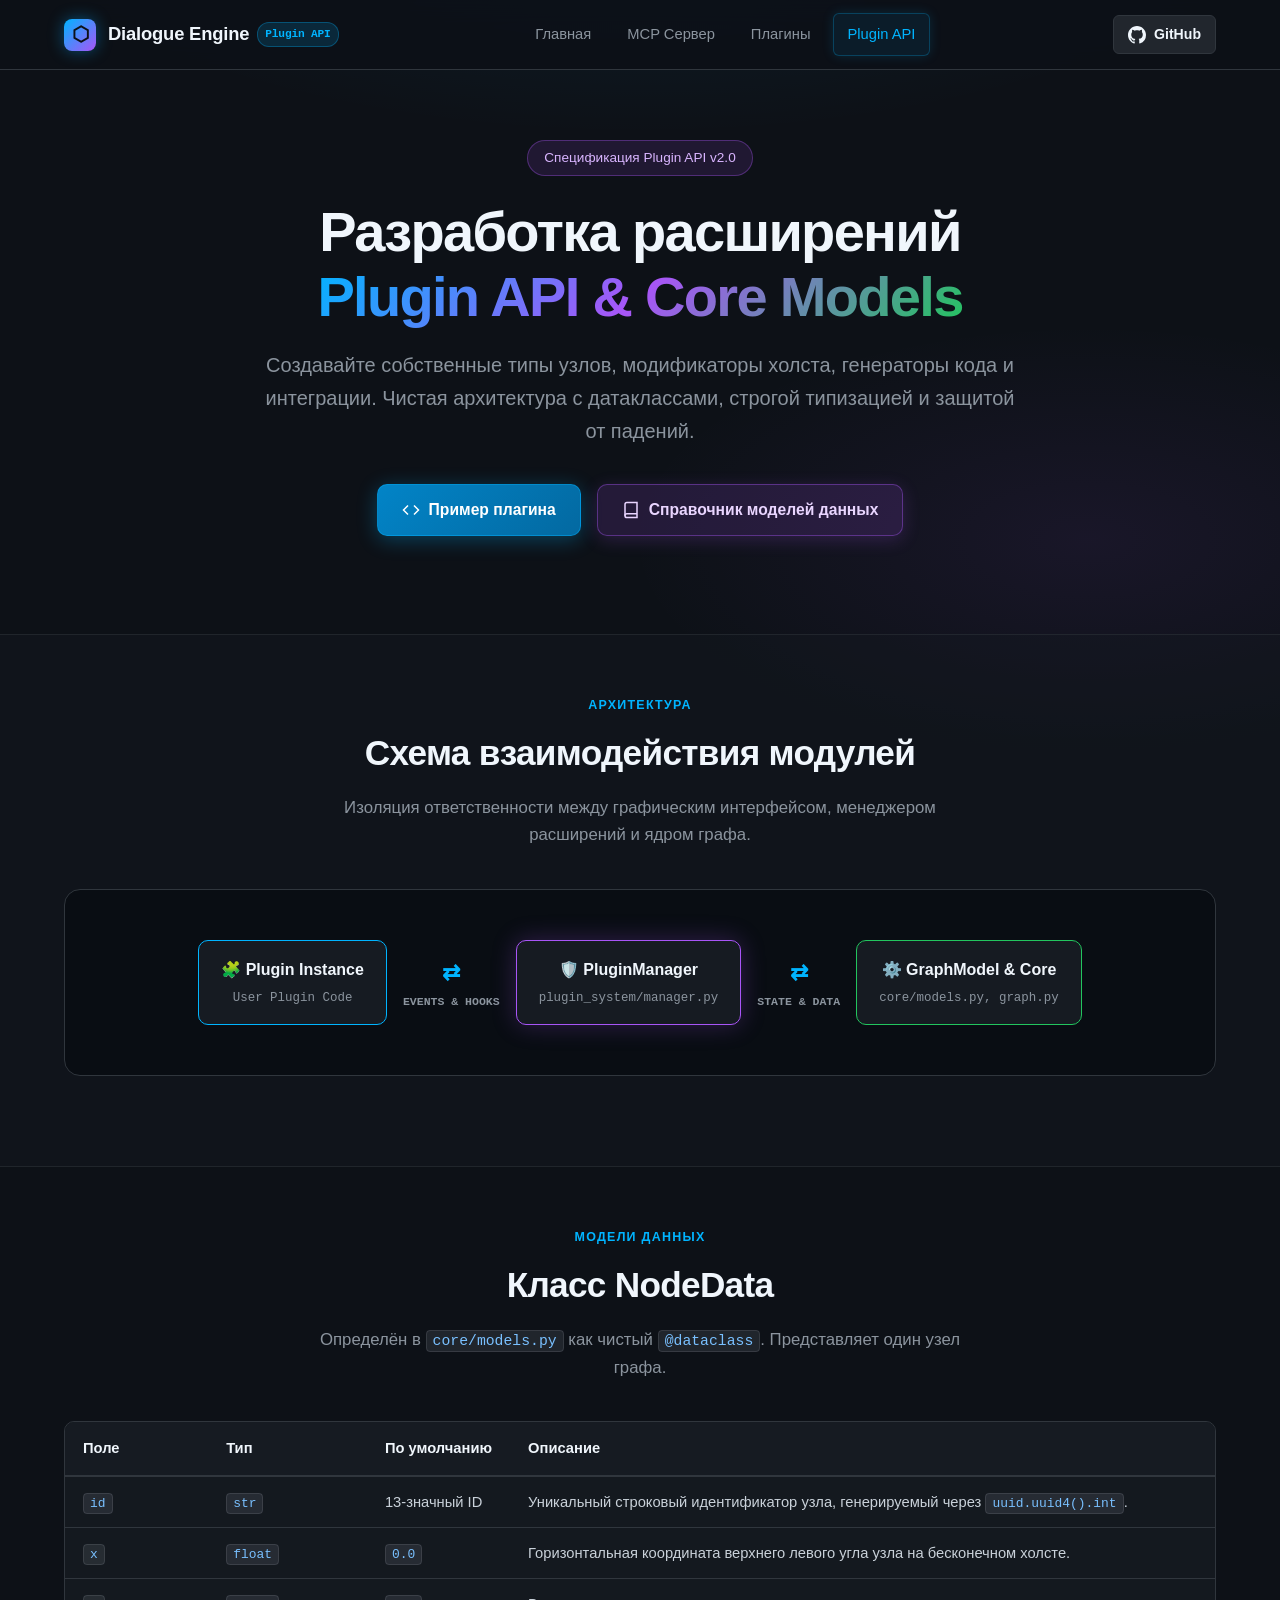
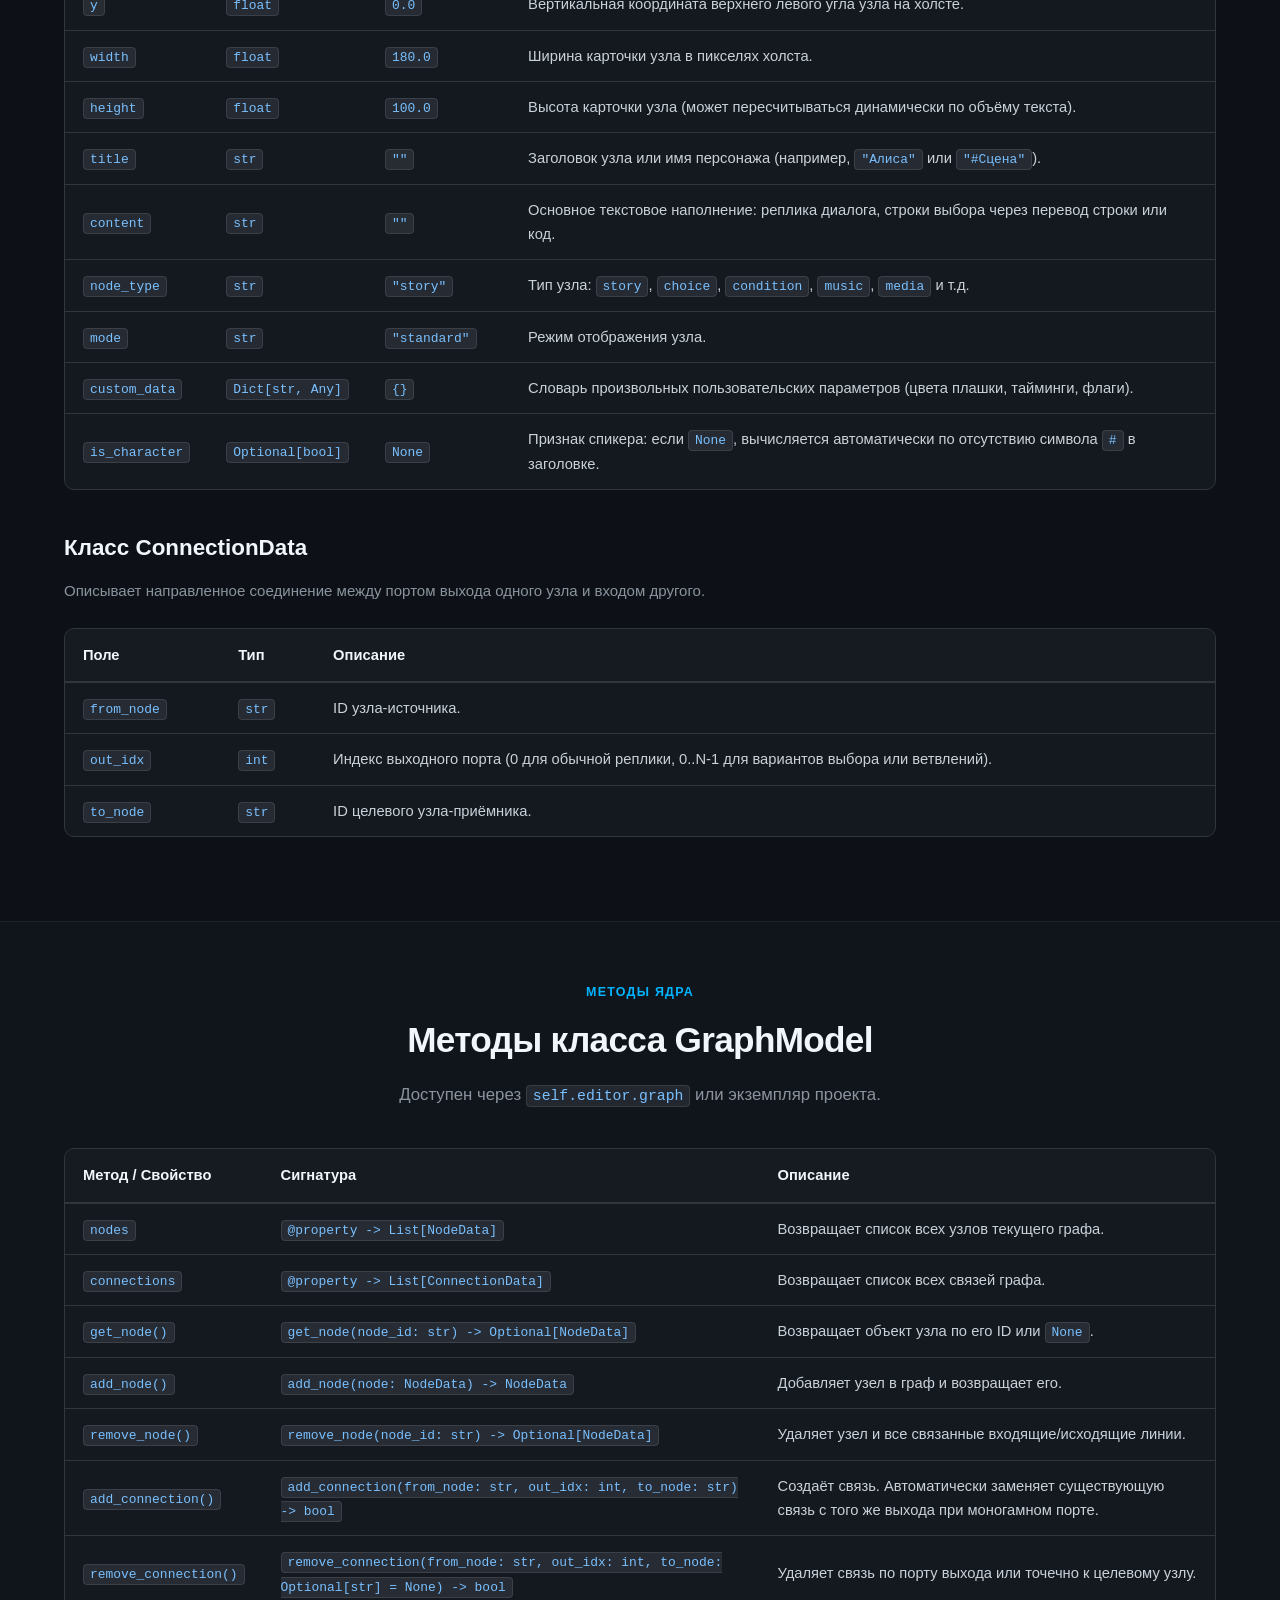
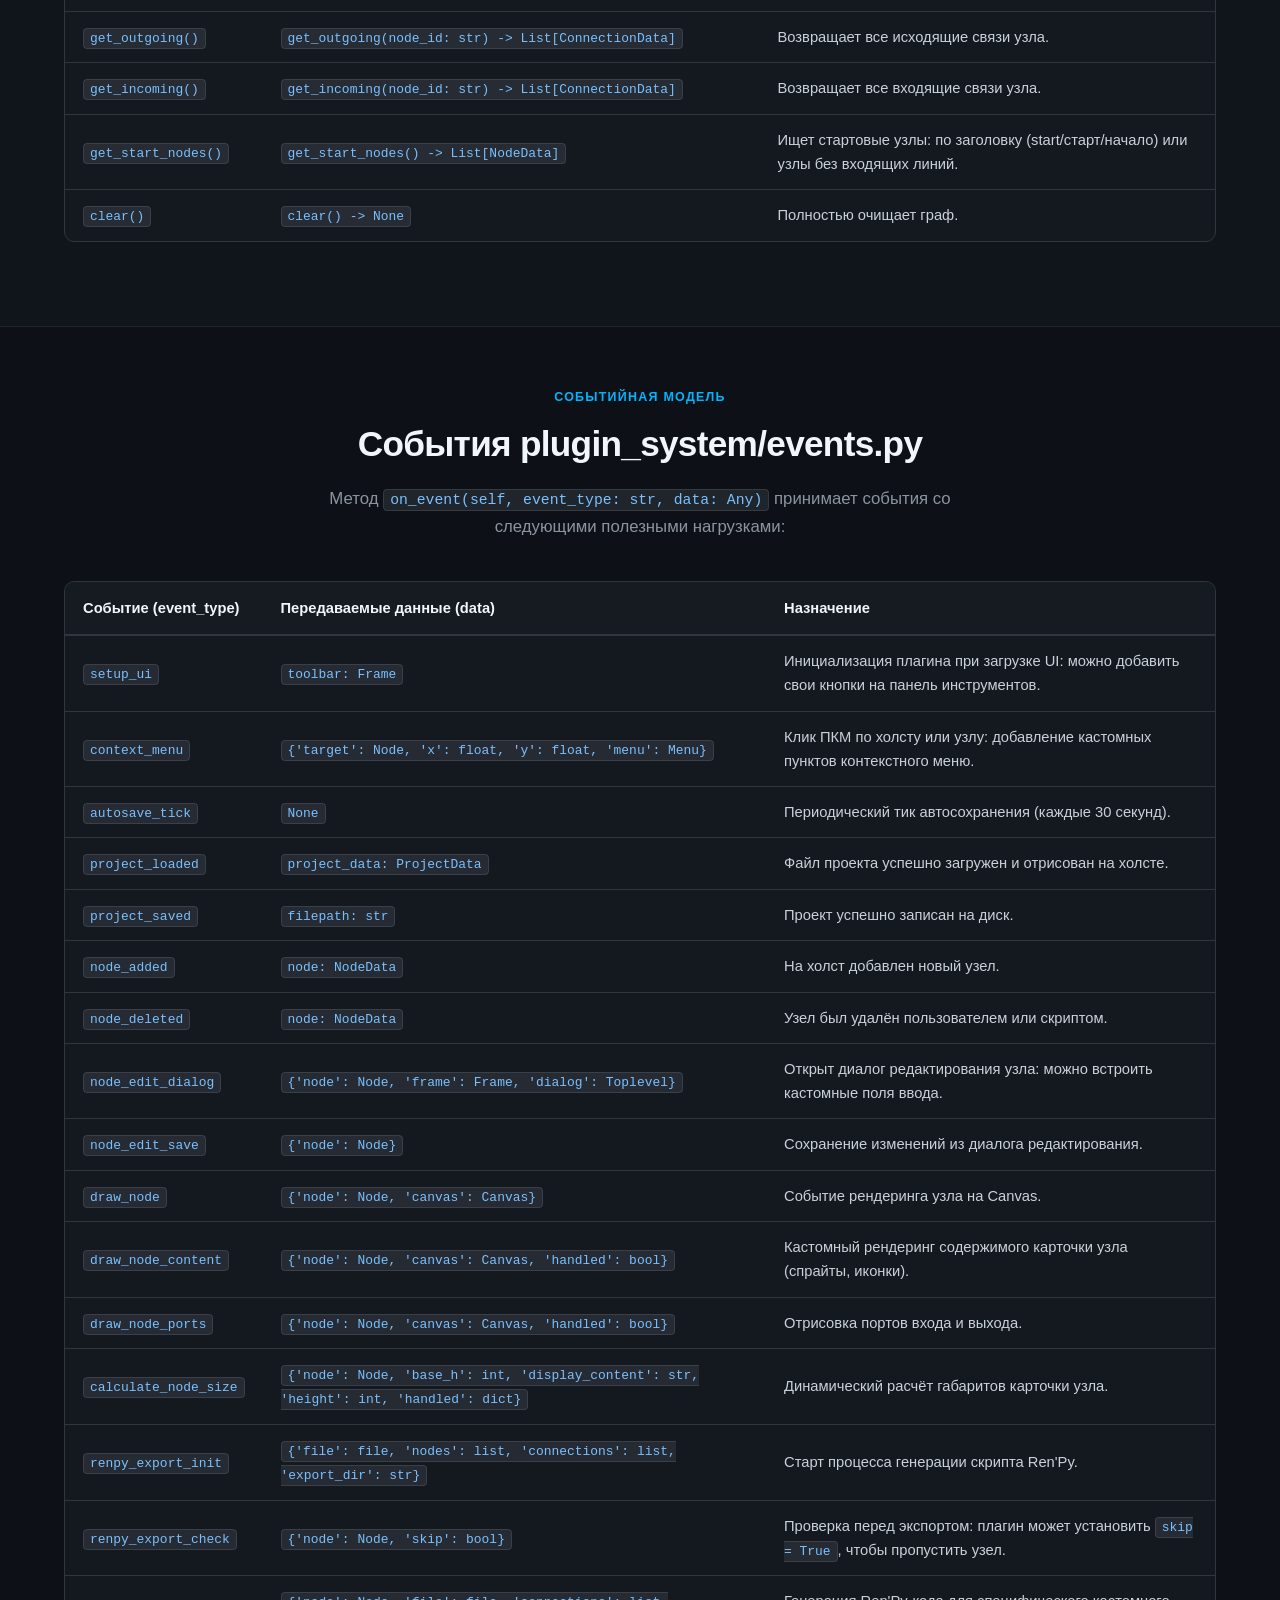
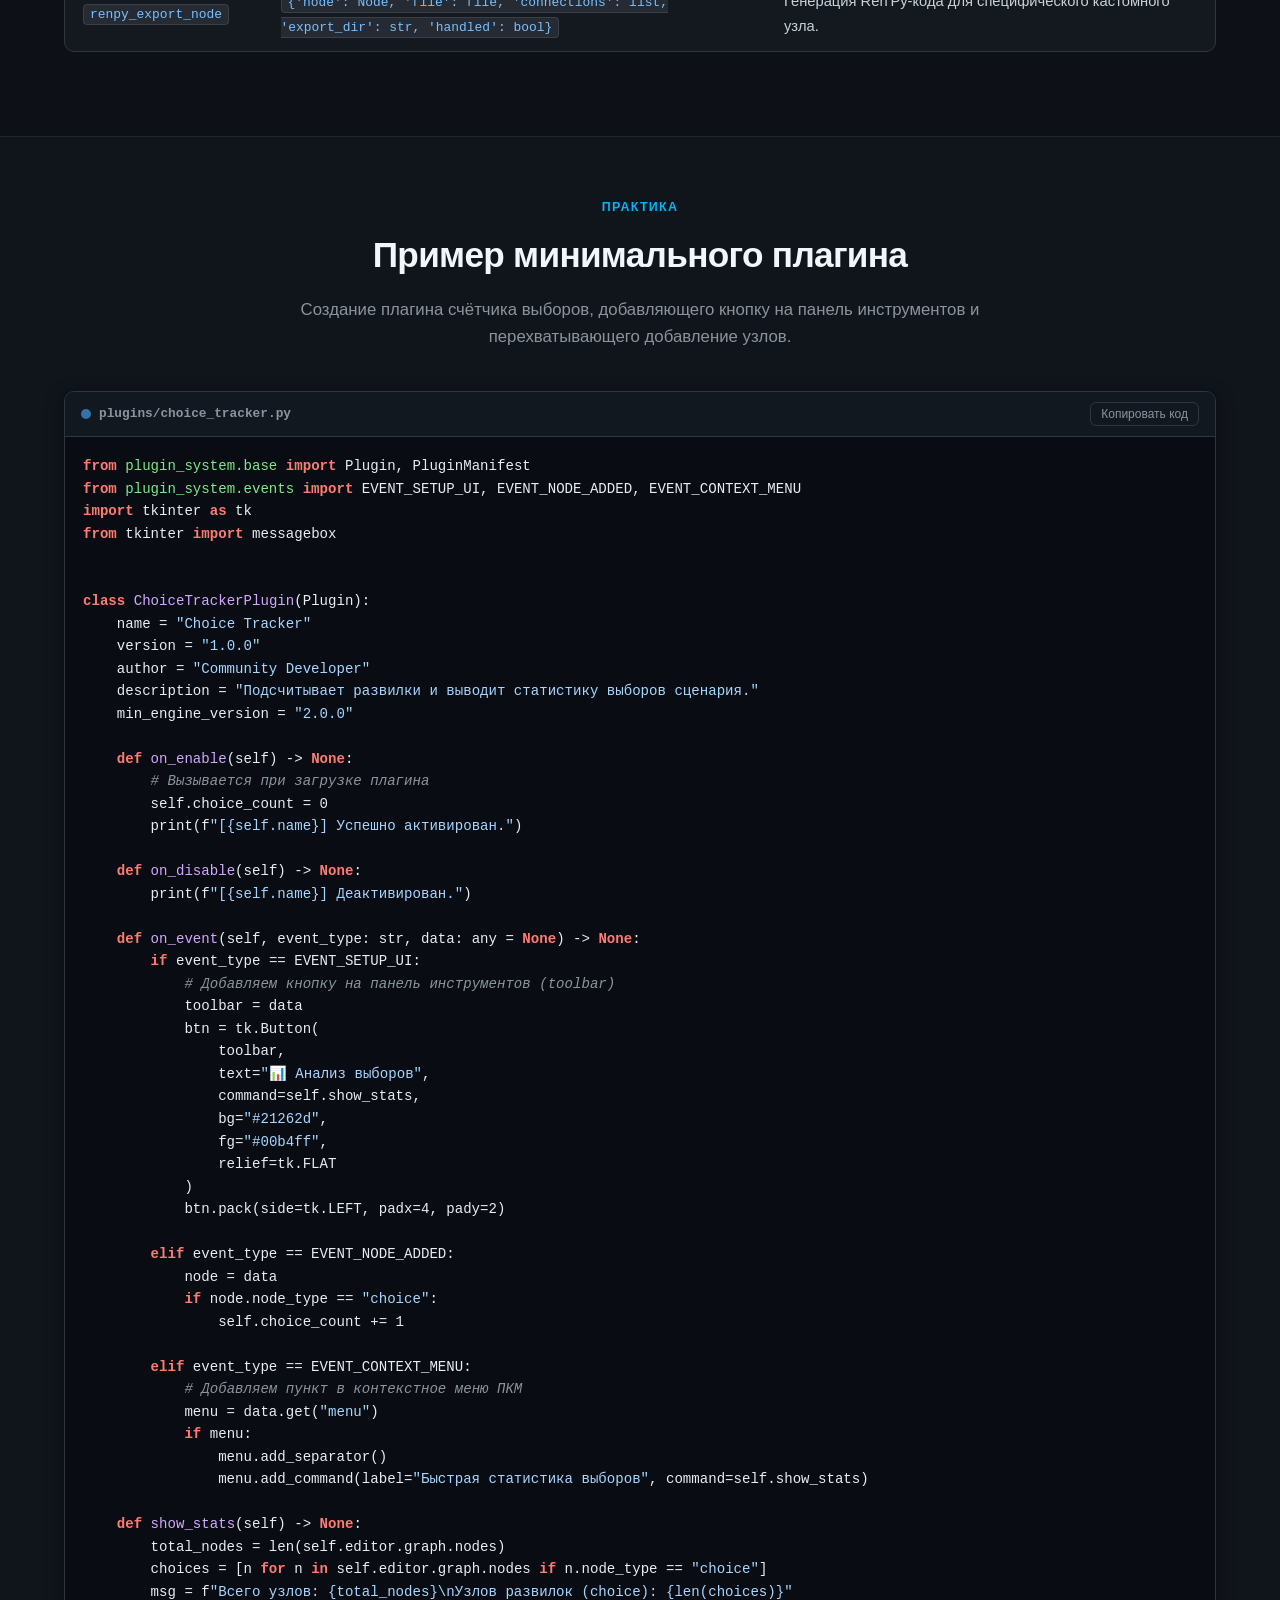
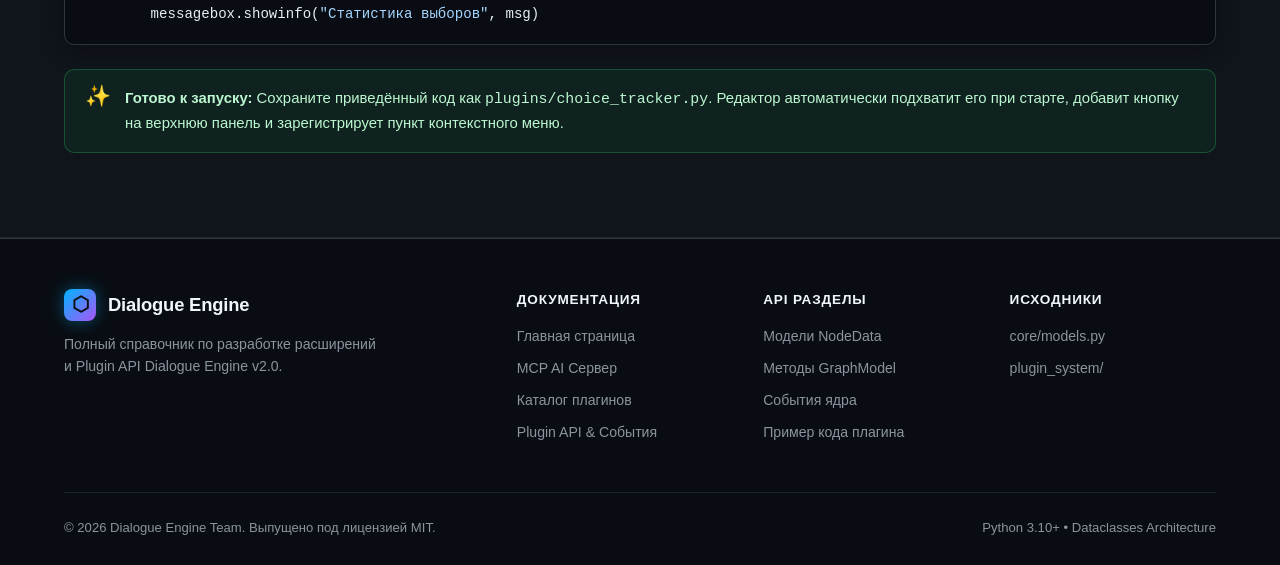
<file: docs/api.html>
<!DOCTYPE html>
<html lang="ru">
<head>
  <meta charset="UTF-8">
  <meta name="viewport" content="width=device-width, initial-scale=1.0">
  <title>Plugin API & Архитектура ядра — Dialogue Engine</title>
  <meta name="description" content="Справочник разработчика плагинов Dialogue Engine: структура моделей NodeData и ConnectionData, методы GraphModel, события и пример плагина.">
  <link rel="stylesheet" href="assets/style.css">
  <link rel="icon" href="data:image/svg+xml,<svg xmlns='http://www.w3.org/2000/svg' viewBox='0 0 100 100'><text y='.9em' font-size='90'>⬡</text></svg>">
</head>
<body>

  <!-- ========================================================================
       Header / Navbar
       ======================================================================== -->
  <header class="site-header">
    <div class="container header-inner">
      <a href="index.html" class="brand">
        <div class="brand-icon">⬡</div>
        <div class="brand-title">
          <span>Dialogue Engine</span>
          <span class="brand-badge">Plugin API</span>
        </div>
      </a>

      <nav>
        <ul class="nav-menu">
          <li><a href="index.html" class="nav-link">Главная</a></li>
          <li><a href="mcp.html" class="nav-link">MCP Сервер</a></li>
          <li><a href="plugins.html" class="nav-link">Плагины</a></li>
          <li><a href="api.html" class="nav-link active">Plugin API</a></li>
        </ul>
      </nav>

      <div class="nav-actions">
        <a href="https://github.com/komendant-zero/dialogue-engine" target="_blank" rel="noopener noreferrer" class="btn-github">
          <svg viewBox="0 0 24 24" aria-hidden="true"><path d="M12 0C5.37 0 0 5.37 0 12c0 5.31 3.435 9.795 8.205 11.385.6.105.825-.255.825-.57 0-.285-.015-1.23-.015-2.235-3.015.555-3.795-.735-4.035-1.41-.135-.345-.72-1.41-1.23-1.695-.42-.225-1.02-.78-.015-.795.945-.015 1.62.87 1.845 1.23 1.08 1.815 2.805 1.305 3.495.99.105-.78.42-1.305.765-1.605-2.67-.3-5.46-1.335-5.46-5.925 0-1.305.465-2.385 1.23-3.225-.12-.3-.54-1.53.12-3.18 0 0 1.005-.315 3.3 1.23.96-.27 1.98-.405 3-.405s2.04.135 3 .405c2.295-1.56 3.3-1.23 3.3-1.23.66 1.65.24 2.88.12 3.18.765.84 1.23 1.905 1.23 3.225 0 4.605-2.805 5.625-5.475 5.925.435.375.81 1.095.81 2.22 0 1.605-.015 2.895-.015 3.3 0 .315.225.69.825.57A12.02 12.02 0 0024 12c0-6.63-5.37-12-12-12z"/></svg>
          <span>GitHub</span>
        </a>
        <button class="mobile-toggle" aria-label="Открыть меню" aria-expanded="false">
          <svg width="20" height="20" viewBox="0 0 24 24" fill="none" stroke="currentColor" stroke-width="2"><path d="M4 6h16M4 12h16M4 18h16"/></svg>
        </button>
      </div>
    </div>
  </header>

  <!-- ========================================================================
       Hero Section
       ======================================================================== -->
  <section class="hero">
    <div class="container">
      <div class="hero-pill">
        <span>Спецификация Plugin API v2.0</span>
      </div>
      <h1 class="hero-title">
        Разработка расширений <br>
        <span class="gradient-text">Plugin API & Core Models</span>
      </h1>
      <p class="hero-subtitle">
        Создавайте собственные типы узлов, модификаторы холста, генераторы кода и интеграции.
        Чистая архитектура с датаклассами, строгой типизацией и защитой от падений.
      </p>

      <div class="hero-cta">
        <a href="#sample" class="btn btn-primary">
          <svg width="18" height="18" viewBox="0 0 24 24" fill="none" stroke="currentColor" stroke-width="2"><polyline points="16 18 22 12 16 6"/><polyline points="8 6 2 12 8 18"/></svg>
          Пример плагина
        </a>
        <a href="#models" class="btn btn-secondary">
          <svg width="18" height="18" viewBox="0 0 24 24" fill="none" stroke="currentColor" stroke-width="2"><path d="M4 19.5A2.5 2.5 0 0 1 6.5 17H20"/><path d="M6.5 2H20v20H6.5A2.5 2.5 0 0 1 4 19.5v-15A2.5 2.5 0 0 1 6.5 2z"/></svg>
          Справочник моделей данных
        </a>
      </div>
    </div>
  </section>

  <!-- ========================================================================
       Architecture Diagram
       ======================================================================== -->
  <section class="section section-alt" id="arch-overview">
    <div class="container">
      <div class="section-header">
        <span class="section-tag">Архитектура</span>
        <h2 class="section-title">Схема взаимодействия модулей</h2>
        <p class="section-desc">Изоляция ответственности между графическим интерфейсом, менеджером расширений и ядром графа.</p>
      </div>

      <div class="diagram-box">
        <div class="diagram-flow">
          <div class="diagram-node" style="border-color: var(--neon-cyan);">
            <div class="diagram-node-title">🧩 Plugin Instance</div>
            <div class="diagram-node-subtitle">User Plugin Code</div>
          </div>

          <div class="diagram-arrow">
            <span>⇄</span>
            <span class="diagram-arrow-label">Events & Hooks</span>
          </div>

          <div class="diagram-node" style="border-color: var(--neon-purple); box-shadow: var(--glow-purple);">
            <div class="diagram-node-title">🛡️ PluginManager</div>
            <div class="diagram-node-subtitle">plugin_system/manager.py</div>
          </div>

          <div class="diagram-arrow">
            <span>⇄</span>
            <span class="diagram-arrow-label">State & Data</span>
          </div>

          <div class="diagram-node" style="border-color: var(--neon-green);">
            <div class="diagram-node-title">⚙️ GraphModel & Core</div>
            <div class="diagram-node-subtitle">core/models.py, graph.py</div>
          </div>
        </div>
      </div>
    </div>
  </section>

  <!-- ========================================================================
       Data Models (NodeData & ConnectionData)
       ======================================================================== -->
  <section class="section" id="models">
    <div class="container">
      <div class="section-header">
        <span class="section-tag">Модели данных</span>
        <h2 class="section-title">Класс NodeData</h2>
        <p class="section-desc">Определён в <code>core/models.py</code> как чистый <code>@dataclass</code>. Представляет один узел графа.</p>
      </div>

      <div class="table-wrapper">
        <table class="table-custom">
          <thead>
            <tr>
              <th>Поле</th>
              <th>Тип</th>
              <th>По умолчанию</th>
              <th>Описание</th>
            </tr>
          </thead>
          <tbody>
            <tr>
              <td><code>id</code></td>
              <td><code>str</code></td>
              <td>13-значный ID</td>
              <td>Уникальный строковый идентификатор узла, генерируемый через <code>uuid.uuid4().int</code>.</td>
            </tr>
            <tr>
              <td><code>x</code></td>
              <td><code>float</code></td>
              <td><code>0.0</code></td>
              <td>Горизонтальная координата верхнего левого угла узла на бесконечном холсте.</td>
            </tr>
            <tr>
              <td><code>y</code></td>
              <td><code>float</code></td>
              <td><code>0.0</code></td>
              <td>Вертикальная координата верхнего левого угла узла на холсте.</td>
            </tr>
            <tr>
              <td><code>width</code></td>
              <td><code>float</code></td>
              <td><code>180.0</code></td>
              <td>Ширина карточки узла в пикселях холста.</td>
            </tr>
            <tr>
              <td><code>height</code></td>
              <td><code>float</code></td>
              <td><code>100.0</code></td>
              <td>Высота карточки узла (может пересчитываться динамически по объёму текста).</td>
            </tr>
            <tr>
              <td><code>title</code></td>
              <td><code>str</code></td>
              <td><code>""</code></td>
              <td>Заголовок узла или имя персонажа (например, <code>"Алиса"</code> или <code>"#Сцена"</code>).</td>
            </tr>
            <tr>
              <td><code>content</code></td>
              <td><code>str</code></td>
              <td><code>""</code></td>
              <td>Основное текстовое наполнение: реплика диалога, строки выбора через перевод строки или код.</td>
            </tr>
            <tr>
              <td><code>node_type</code></td>
              <td><code>str</code></td>
              <td><code>"story"</code></td>
              <td>Тип узла: <code>story</code>, <code>choice</code>, <code>condition</code>, <code>music</code>, <code>media</code> и т.д.</td>
            </tr>
            <tr>
              <td><code>mode</code></td>
              <td><code>str</code></td>
              <td><code>"standard"</code></td>
              <td>Режим отображения узла.</td>
            </tr>
            <tr>
              <td><code>custom_data</code></td>
              <td><code>Dict[str, Any]</code></td>
              <td><code>{}</code></td>
              <td>Словарь произвольных пользовательских параметров (цвета плашки, тайминги, флаги).</td>
            </tr>
            <tr>
              <td><code>is_character</code></td>
              <td><code>Optional[bool]</code></td>
              <td><code>None</code></td>
              <td>Признак спикера: если <code>None</code>, вычисляется автоматически по отсутствию символа <code>#</code> в заголовке.</td>
            </tr>
          </tbody>
        </table>
      </div>

      <!-- ConnectionData -->
      <div style="margin-top: 40px;">
        <h3 style="font-size: 1.4rem; color: var(--text-bright); margin-bottom: 12px;">Класс ConnectionData</h3>
        <p style="color: var(--text-muted); font-size: 0.94rem; margin-bottom: 14px;">Описывает направленное соединение между портом выхода одного узла и входом другого.</p>
        
        <div class="table-wrapper">
          <table class="table-custom">
            <thead>
              <tr>
                <th>Поле</th>
                <th>Тип</th>
                <th>Описание</th>
              </tr>
            </thead>
            <tbody>
              <tr>
                <td><code>from_node</code></td>
                <td><code>str</code></td>
                <td>ID узла-источника.</td>
              </tr>
              <tr>
                <td><code>out_idx</code></td>
                <td><code>int</code></td>
                <td>Индекс выходного порта (0 для обычной реплики, 0..N-1 для вариантов выбора или ветвлений).</td>
              </tr>
              <tr>
                <td><code>to_node</code></td>
                <td><code>str</code></td>
                <td>ID целевого узла-приёмника.</td>
              </tr>
            </tbody>
          </table>
        </div>
      </div>
    </div>
  </section>

  <!-- ========================================================================
       GraphModel API
       ======================================================================== -->
  <section class="section section-alt" id="graph-model">
    <div class="container">
      <div class="section-header">
        <span class="section-tag">Методы ядра</span>
        <h2 class="section-title">Методы класса GraphModel</h2>
        <p class="section-desc">Доступен через <code>self.editor.graph</code> или экземпляр проекта.</p>
      </div>

      <div class="table-wrapper">
        <table class="table-custom">
          <thead>
            <tr>
              <th>Метод / Свойство</th>
              <th>Сигнатура</th>
              <th>Описание</th>
            </tr>
          </thead>
          <tbody>
            <tr>
              <td><code>nodes</code></td>
              <td><code>@property -&gt; List[NodeData]</code></td>
              <td>Возвращает список всех узлов текущего графа.</td>
            </tr>
            <tr>
              <td><code>connections</code></td>
              <td><code>@property -&gt; List[ConnectionData]</code></td>
              <td>Возвращает список всех связей графа.</td>
            </tr>
            <tr>
              <td><code>get_node()</code></td>
              <td><code>get_node(node_id: str) -&gt; Optional[NodeData]</code></td>
              <td>Возвращает объект узла по его ID или <code>None</code>.</td>
            </tr>
            <tr>
              <td><code>add_node()</code></td>
              <td><code>add_node(node: NodeData) -&gt; NodeData</code></td>
              <td>Добавляет узел в граф и возвращает его.</td>
            </tr>
            <tr>
              <td><code>remove_node()</code></td>
              <td><code>remove_node(node_id: str) -&gt; Optional[NodeData]</code></td>
              <td>Удаляет узел и все связанные входящие/исходящие линии.</td>
            </tr>
            <tr>
              <td><code>add_connection()</code></td>
              <td><code>add_connection(from_node: str, out_idx: int, to_node: str) -&gt; bool</code></td>
              <td>Создаёт связь. Автоматически заменяет существующую связь с того же выхода при моногамном порте.</td>
            </tr>
            <tr>
              <td><code>remove_connection()</code></td>
              <td><code>remove_connection(from_node: str, out_idx: int, to_node: Optional[str] = None) -&gt; bool</code></td>
              <td>Удаляет связь по порту выхода или точечно к целевому узлу.</td>
            </tr>
            <tr>
              <td><code>get_outgoing()</code></td>
              <td><code>get_outgoing(node_id: str) -&gt; List[ConnectionData]</code></td>
              <td>Возвращает все исходящие связи узла.</td>
            </tr>
            <tr>
              <td><code>get_incoming()</code></td>
              <td><code>get_incoming(node_id: str) -&gt; List[ConnectionData]</code></td>
              <td>Возвращает все входящие связи узла.</td>
            </tr>
            <tr>
              <td><code>get_start_nodes()</code></td>
              <td><code>get_start_nodes() -&gt; List[NodeData]</code></td>
              <td>Ищет стартовые узлы: по заголовку (start/старт/начало) или узлы без входящих линий.</td>
            </tr>
            <tr>
              <td><code>clear()</code></td>
              <td><code>clear() -&gt; None</code></td>
              <td>Полностью очищает граф.</td>
            </tr>
          </tbody>
        </table>
      </div>
    </div>
  </section>

  <!-- ========================================================================
       Plugin Events Catalog
       ======================================================================== -->
  <section class="section" id="events">
    <div class="container">
      <div class="section-header">
        <span class="section-tag">Событийная модель</span>
        <h2 class="section-title">События plugin_system/events.py</h2>
        <p class="section-desc">Метод <code>on_event(self, event_type: str, data: Any)</code> принимает события со следующими полезными нагрузками:</p>
      </div>

      <div class="table-wrapper">
        <table class="table-custom">
          <thead>
            <tr>
              <th>Событие (event_type)</th>
              <th>Передаваемые данные (data)</th>
              <th>Назначение</th>
            </tr>
          </thead>
          <tbody>
            <tr>
              <td><code>setup_ui</code></td>
              <td><code>toolbar: Frame</code></td>
              <td>Инициализация плагина при загрузке UI: можно добавить свои кнопки на панель инструментов.</td>
            </tr>
            <tr>
              <td><code>context_menu</code></td>
              <td><code>{'target': Node, 'x': float, 'y': float, 'menu': Menu}</code></td>
              <td>Клик ПКМ по холсту или узлу: добавление кастомных пунктов контекстного меню.</td>
            </tr>
            <tr>
              <td><code>autosave_tick</code></td>
              <td><code>None</code></td>
              <td>Периодический тик автосохранения (каждые 30 секунд).</td>
            </tr>
            <tr>
              <td><code>project_loaded</code></td>
              <td><code>project_data: ProjectData</code></td>
              <td>Файл проекта успешно загружен и отрисован на холсте.</td>
            </tr>
            <tr>
              <td><code>project_saved</code></td>
              <td><code>filepath: str</code></td>
              <td>Проект успешно записан на диск.</td>
            </tr>
            <tr>
              <td><code>node_added</code></td>
              <td><code>node: NodeData</code></td>
              <td>На холст добавлен новый узел.</td>
            </tr>
            <tr>
              <td><code>node_deleted</code></td>
              <td><code>node: NodeData</code></td>
              <td>Узел был удалён пользователем или скриптом.</td>
            </tr>
            <tr>
              <td><code>node_edit_dialog</code></td>
              <td><code>{'node': Node, 'frame': Frame, 'dialog': Toplevel}</code></td>
              <td>Открыт диалог редактирования узла: можно встроить кастомные поля ввода.</td>
            </tr>
            <tr>
              <td><code>node_edit_save</code></td>
              <td><code>{'node': Node}</code></td>
              <td>Сохранение изменений из диалога редактирования.</td>
            </tr>
            <tr>
              <td><code>draw_node</code></td>
              <td><code>{'node': Node, 'canvas': Canvas}</code></td>
              <td>Событие рендеринга узла на Canvas.</td>
            </tr>
            <tr>
              <td><code>draw_node_content</code></td>
              <td><code>{'node': Node, 'canvas': Canvas, 'handled': bool}</code></td>
              <td>Кастомный рендеринг содержимого карточки узла (спрайты, иконки).</td>
            </tr>
            <tr>
              <td><code>draw_node_ports</code></td>
              <td><code>{'node': Node, 'canvas': Canvas, 'handled': bool}</code></td>
              <td>Отрисовка портов входа и выхода.</td>
            </tr>
            <tr>
              <td><code>calculate_node_size</code></td>
              <td><code>{'node': Node, 'base_h': int, 'display_content': str, 'height': int, 'handled': dict}</code></td>
              <td>Динамический расчёт габаритов карточки узла.</td>
            </tr>
            <tr>
              <td><code>renpy_export_init</code></td>
              <td><code>{'file': file, 'nodes': list, 'connections': list, 'export_dir': str}</code></td>
              <td>Старт процесса генерации скрипта Ren'Py.</td>
            </tr>
            <tr>
              <td><code>renpy_export_check</code></td>
              <td><code>{'node': Node, 'skip': bool}</code></td>
              <td>Проверка перед экспортом: плагин может установить <code>skip = True</code>, чтобы пропустить узел.</td>
            </tr>
            <tr>
              <td><code>renpy_export_node</code></td>
              <td><code>{'node': Node, 'file': file, 'connections': list, 'export_dir': str, 'handled': bool}</code></td>
              <td>Генерация Ren'Py-кода для специфического кастомного узла.</td>
            </tr>
          </tbody>
        </table>
      </div>
    </div>
  </section>

  <!-- ========================================================================
       Sample Plugin Code
       ======================================================================== -->
  <section class="section section-alt" id="sample">
    <div class="container">
      <div class="section-header">
        <span class="section-tag">Практика</span>
        <h2 class="section-title">Пример минимального плагина</h2>
        <p class="section-desc">Создание плагина счётчика выборов, добавляющего кнопку на панель инструментов и перехватывающего добавление узлов.</p>
      </div>

      <div class="code-box">
        <div class="code-header">
          <span class="code-title"><span class="code-lang-dot python"></span>plugins/choice_tracker.py</span>
          <button class="copy-btn">Копировать код</button>
        </div>
        <pre><span class="c-kw">from</span> <span class="c-prop">plugin_system.base</span> <span class="c-kw">import</span> Plugin, PluginManifest
<span class="c-kw">from</span> <span class="c-prop">plugin_system.events</span> <span class="c-kw">import</span> EVENT_SETUP_UI, EVENT_NODE_ADDED, EVENT_CONTEXT_MENU
<span class="c-kw">import</span> tkinter <span class="c-kw">as</span> tk
<span class="c-kw">from</span> tkinter <span class="c-kw">import</span> messagebox


<span class="c-kw">class</span> <span class="c-fn">ChoiceTrackerPlugin</span>(Plugin):
    name = <span class="c-str">"Choice Tracker"</span>
    version = <span class="c-str">"1.0.0"</span>
    author = <span class="c-str">"Community Developer"</span>
    description = <span class="c-str">"Подсчитывает развилки и выводит статистику выборов сценария."</span>
    min_engine_version = <span class="c-str">"2.0.0"</span>

    <span class="c-kw">def</span> <span class="c-fn">on_enable</span>(self) -&gt; <span class="c-kw">None</span>:
        <span class="c-comm"># Вызывается при загрузке плагина</span>
        self.choice_count = 0
        print(f<span class="c-str">"[{self.name}] Успешно активирован."</span>)

    <span class="c-kw">def</span> <span class="c-fn">on_disable</span>(self) -&gt; <span class="c-kw">None</span>:
        print(f<span class="c-str">"[{self.name}] Деактивирован."</span>)

    <span class="c-kw">def</span> <span class="c-fn">on_event</span>(self, event_type: str, data: any = <span class="c-kw">None</span>) -&gt; <span class="c-kw">None</span>:
        <span class="c-kw">if</span> event_type == EVENT_SETUP_UI:
            <span class="c-comm"># Добавляем кнопку на панель инструментов (toolbar)</span>
            toolbar = data
            btn = tk.Button(
                toolbar,
                text=<span class="c-str">"📊 Анализ выборов"</span>,
                command=self.show_stats,
                bg=<span class="c-str">"#21262d"</span>,
                fg=<span class="c-str">"#00b4ff"</span>,
                relief=tk.FLAT
            )
            btn.pack(side=tk.LEFT, padx=4, pady=2)

        <span class="c-kw">elif</span> event_type == EVENT_NODE_ADDED:
            node = data
            <span class="c-kw">if</span> node.node_type == <span class="c-str">"choice"</span>:
                self.choice_count += 1

        <span class="c-kw">elif</span> event_type == EVENT_CONTEXT_MENU:
            <span class="c-comm"># Добавляем пункт в контекстное меню ПКМ</span>
            menu = data.get(<span class="c-str">"menu"</span>)
            <span class="c-kw">if</span> menu:
                menu.add_separator()
                menu.add_command(label=<span class="c-str">"Быстрая статистика выборов"</span>, command=self.show_stats)

    <span class="c-kw">def</span> <span class="c-fn">show_stats</span>(self) -&gt; <span class="c-kw">None</span>:
        total_nodes = len(self.editor.graph.nodes)
        choices = [n <span class="c-kw">for</span> n <span class="c-kw">in</span> self.editor.graph.nodes <span class="c-kw">if</span> n.node_type == <span class="c-str">"choice"</span>]
        msg = f<span class="c-str">"Всего узлов: {total_nodes}\nУзлов развилок (choice): {len(choices)}"</span>
        messagebox.showinfo(<span class="c-str">"Статистика выборов"</span>, msg)</pre>
      </div>

      <div class="callout callout-success" style="margin-top: 24px;">
        <div class="callout-icon">✨</div>
        <div class="callout-content">
          <strong>Готово к запуску:</strong> Сохраните приведённый код как <code>plugins/choice_tracker.py</code>. Редактор автоматически подхватит его при старте, добавит кнопку на верхнюю панель и зарегистрирует пункт контекстного меню.
        </div>
      </div>
    </div>
  </section>

  <!-- ========================================================================
       Footer
       ======================================================================== -->
  <footer class="site-footer">
    <div class="container">
      <div class="footer-grid">
        <div class="footer-brand">
          <div class="brand">
            <div class="brand-icon">⬡</div>
            <div class="brand-title"><span>Dialogue Engine</span></div>
          </div>
          <p class="footer-desc">
            Полный справочник по разработке расширений и Plugin API Dialogue Engine v2.0.
          </p>
        </div>

        <div>
          <h4 class="footer-col-title">Документация</h4>
          <ul class="footer-links">
            <li><a href="index.html">Главная страница</a></li>
            <li><a href="mcp.html">MCP AI Сервер</a></li>
            <li><a href="plugins.html">Каталог плагинов</a></li>
            <li><a href="api.html">Plugin API & События</a></li>
          </ul>
        </div>

        <div>
          <h4 class="footer-col-title">API Разделы</h4>
          <ul class="footer-links">
            <li><a href="#models">Модели NodeData</a></li>
            <li><a href="#graph-model">Методы GraphModel</a></li>
            <li><a href="#events">События ядра</a></li>
            <li><a href="#sample">Пример кода плагина</a></li>
          </ul>
        </div>

        <div>
          <h4 class="footer-col-title">Исходники</h4>
          <ul class="footer-links">
            <li><a href="https://github.com/komendant-zero/dialogue-engine/tree/master/core" target="_blank" rel="noopener noreferrer">core/models.py</a></li>
            <li><a href="https://github.com/komendant-zero/dialogue-engine/tree/master/plugin_system" target="_blank" rel="noopener noreferrer">plugin_system/</a></li>
          </ul>
        </div>
      </div>

      <div class="footer-bottom">
        <span>© 2026 Dialogue Engine Team. Выпущено под лицензией MIT.</span>
        <span>Python 3.10+ • Dataclasses Architecture</span>
      </div>
    </div>
  </footer>

  <script src="assets/nav.js"></script>
</body>
</html>
</file>
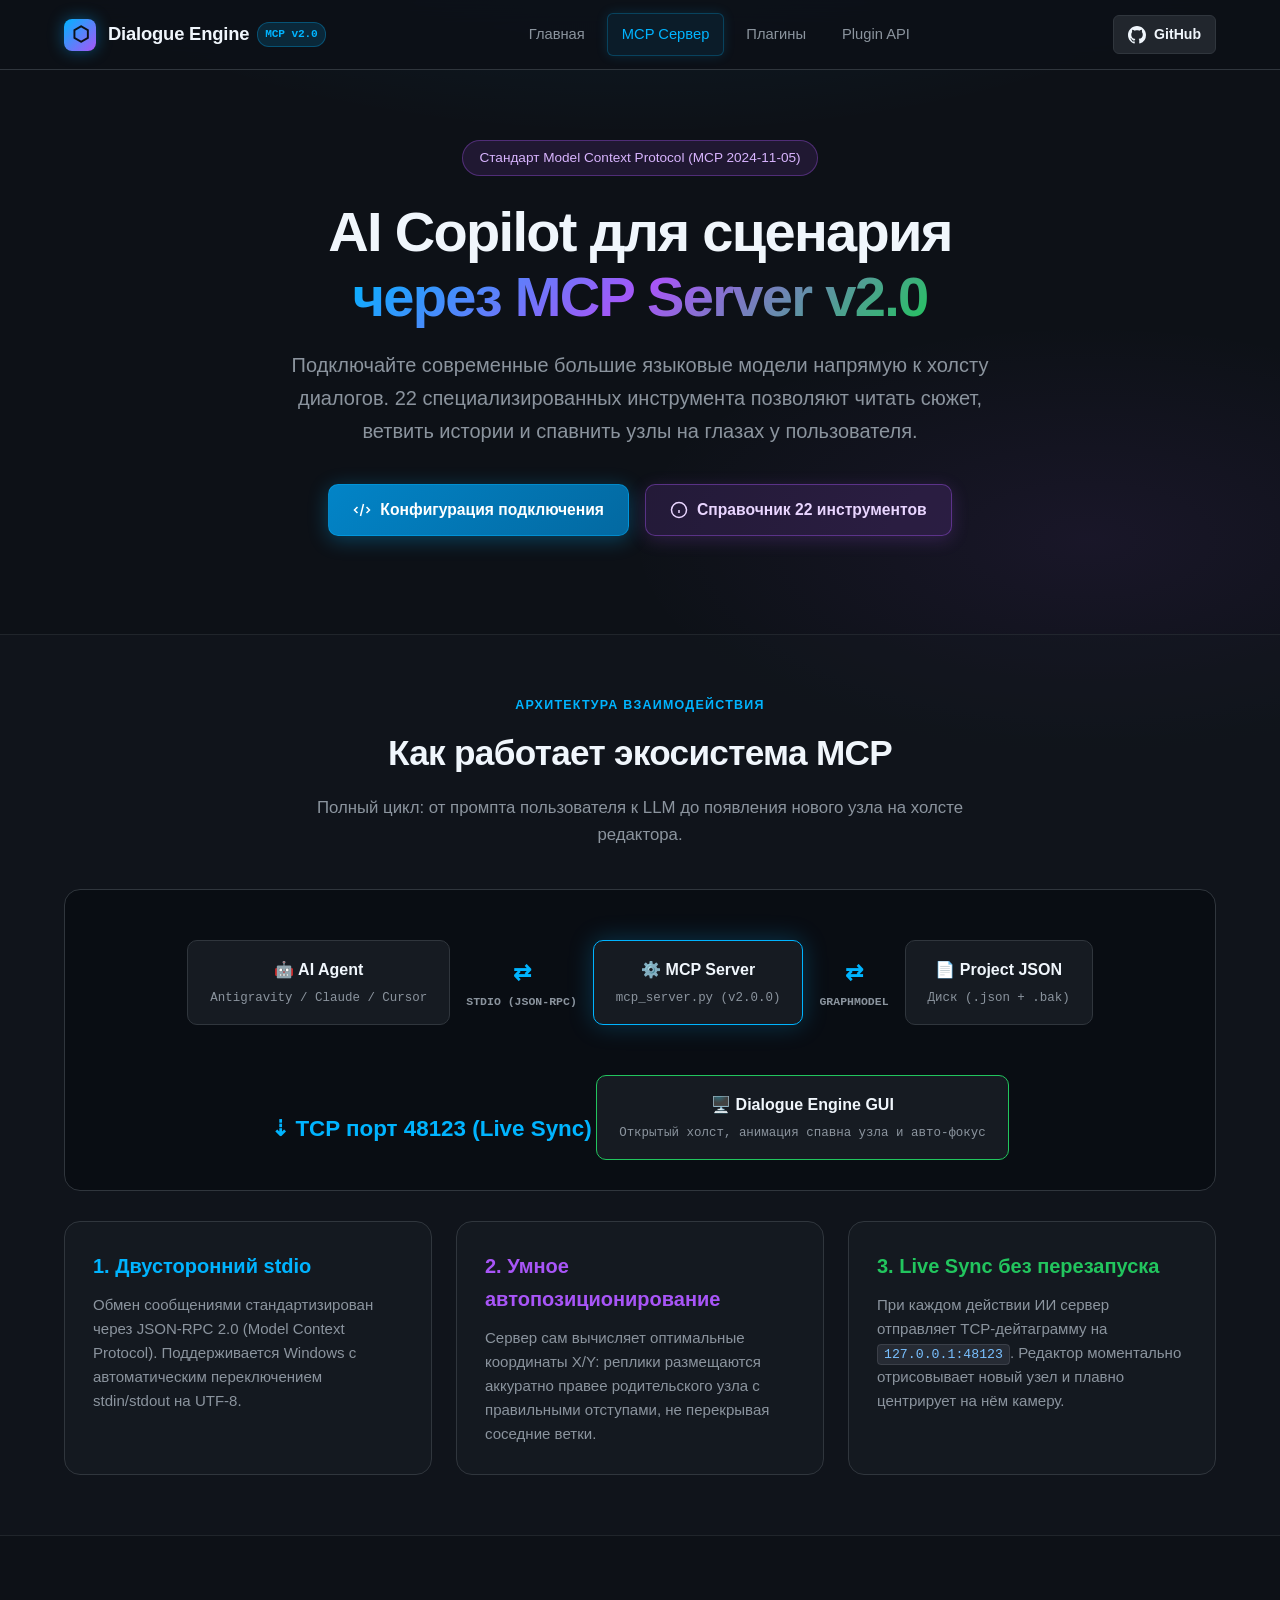
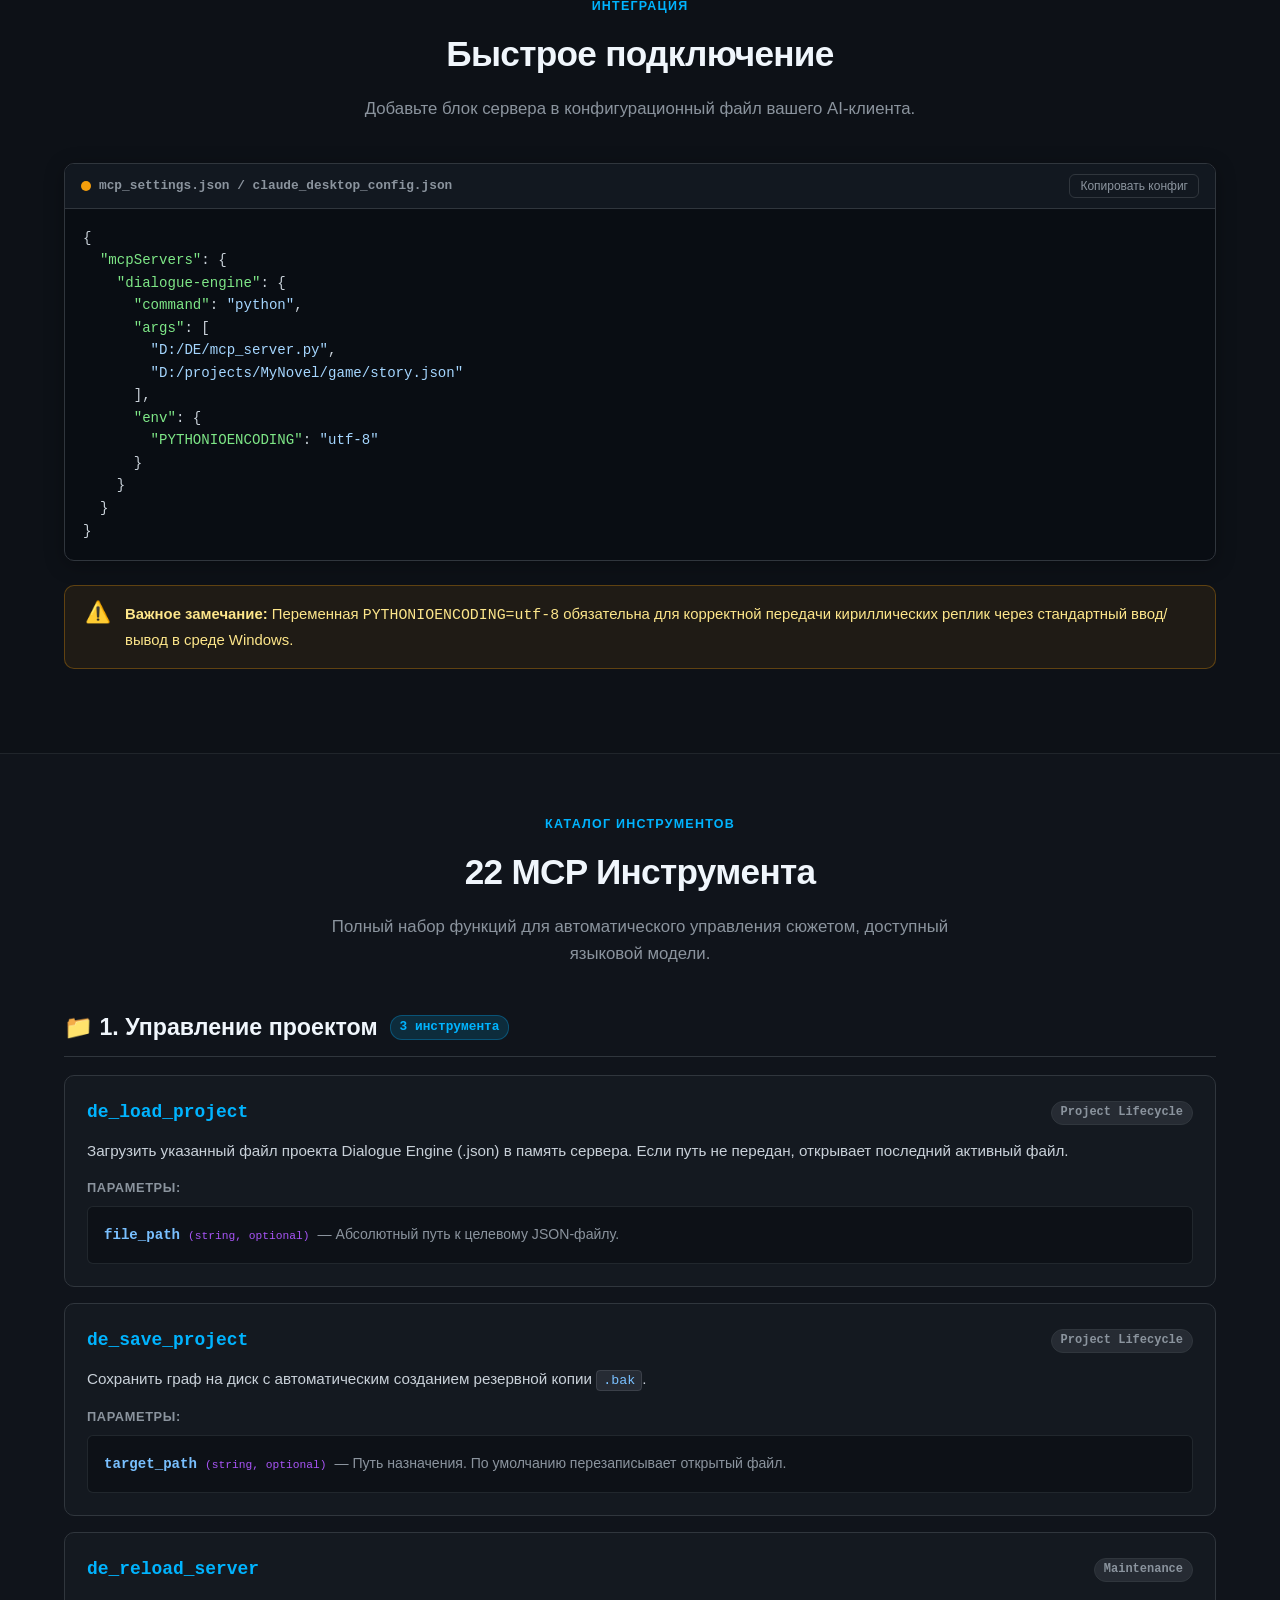
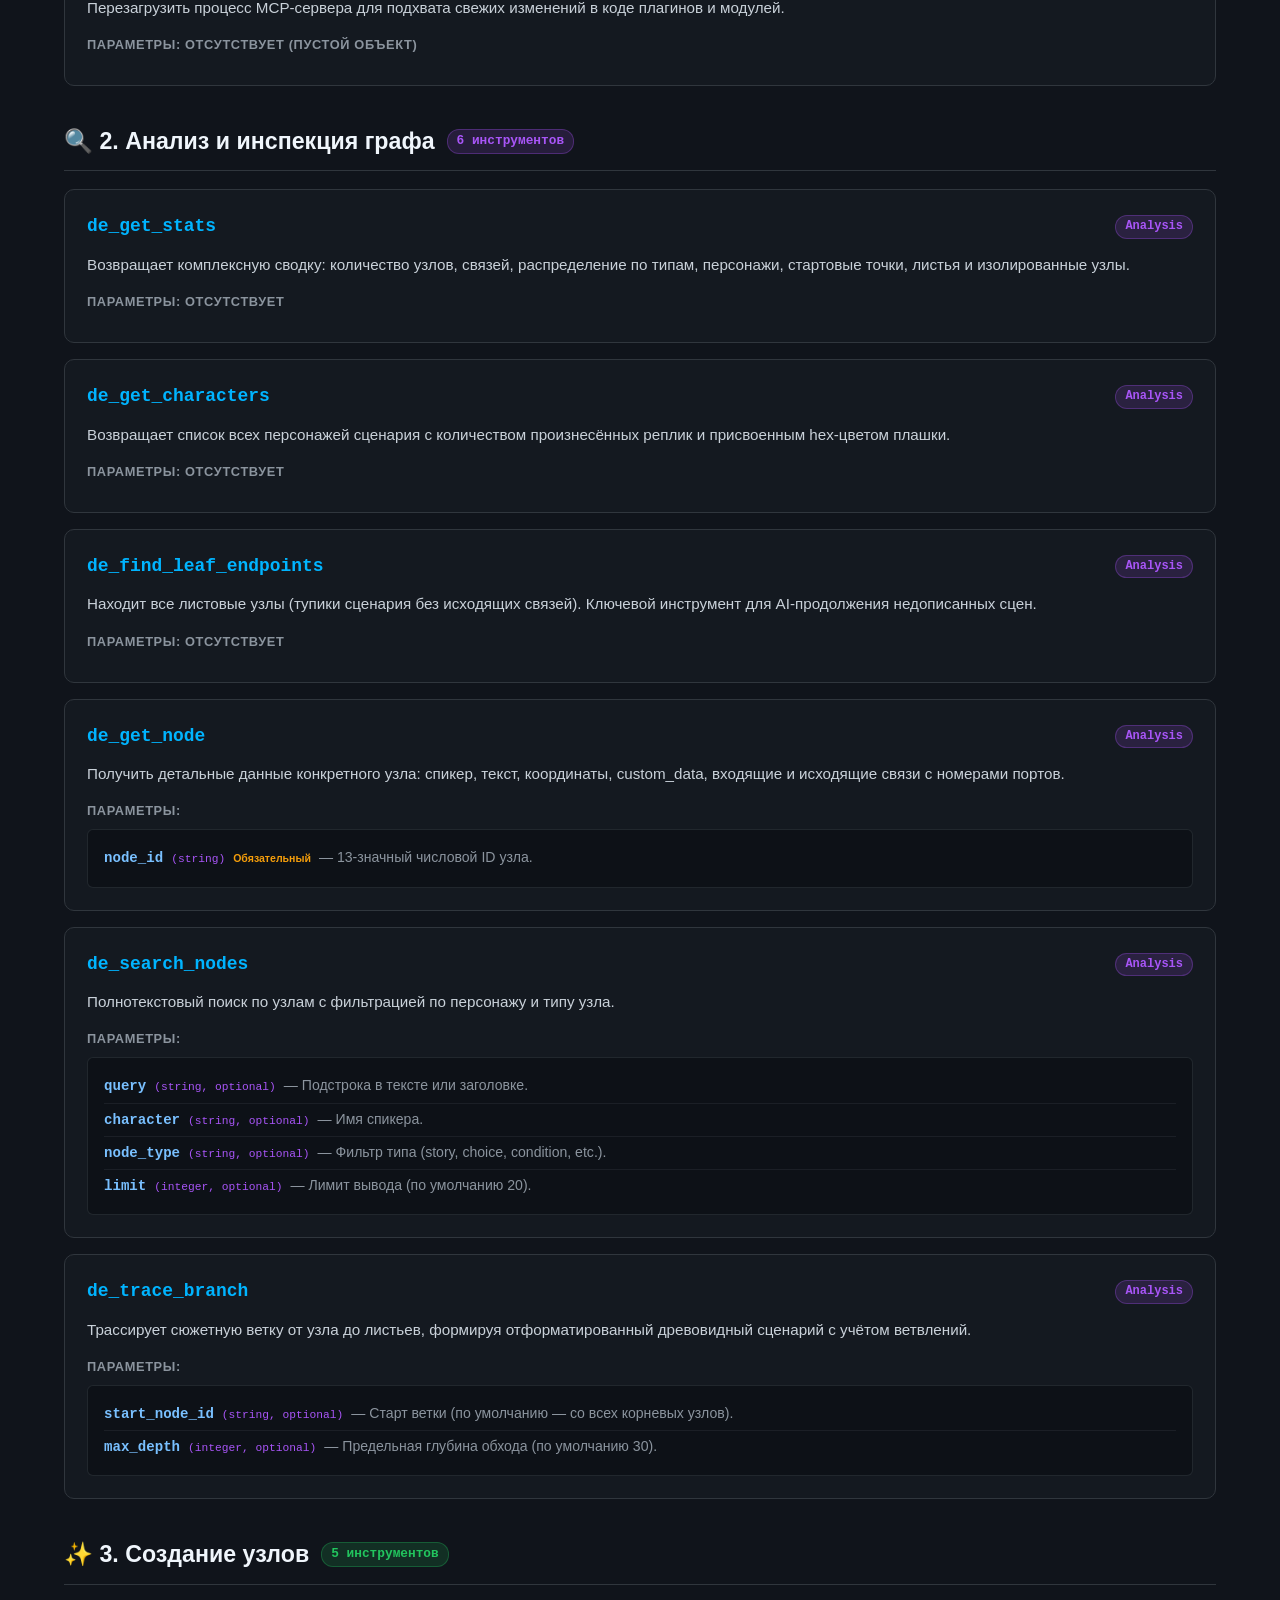
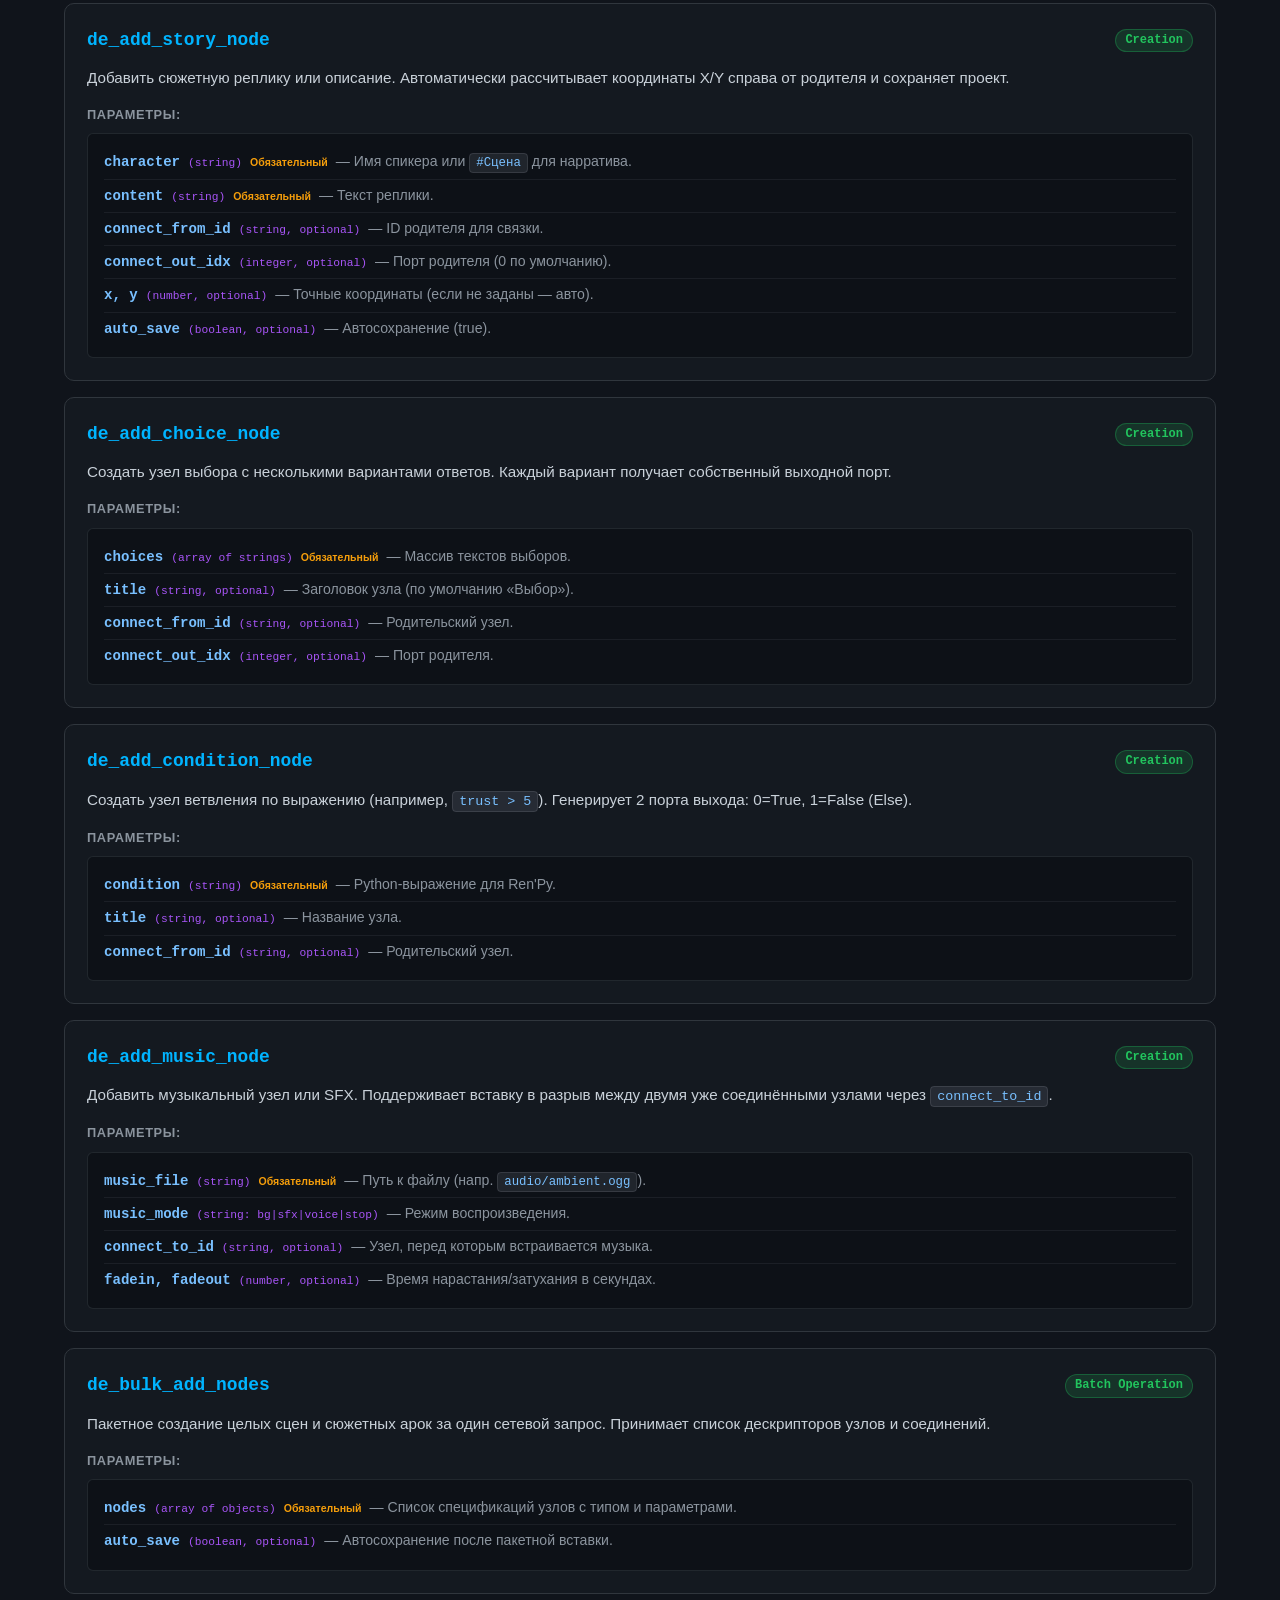
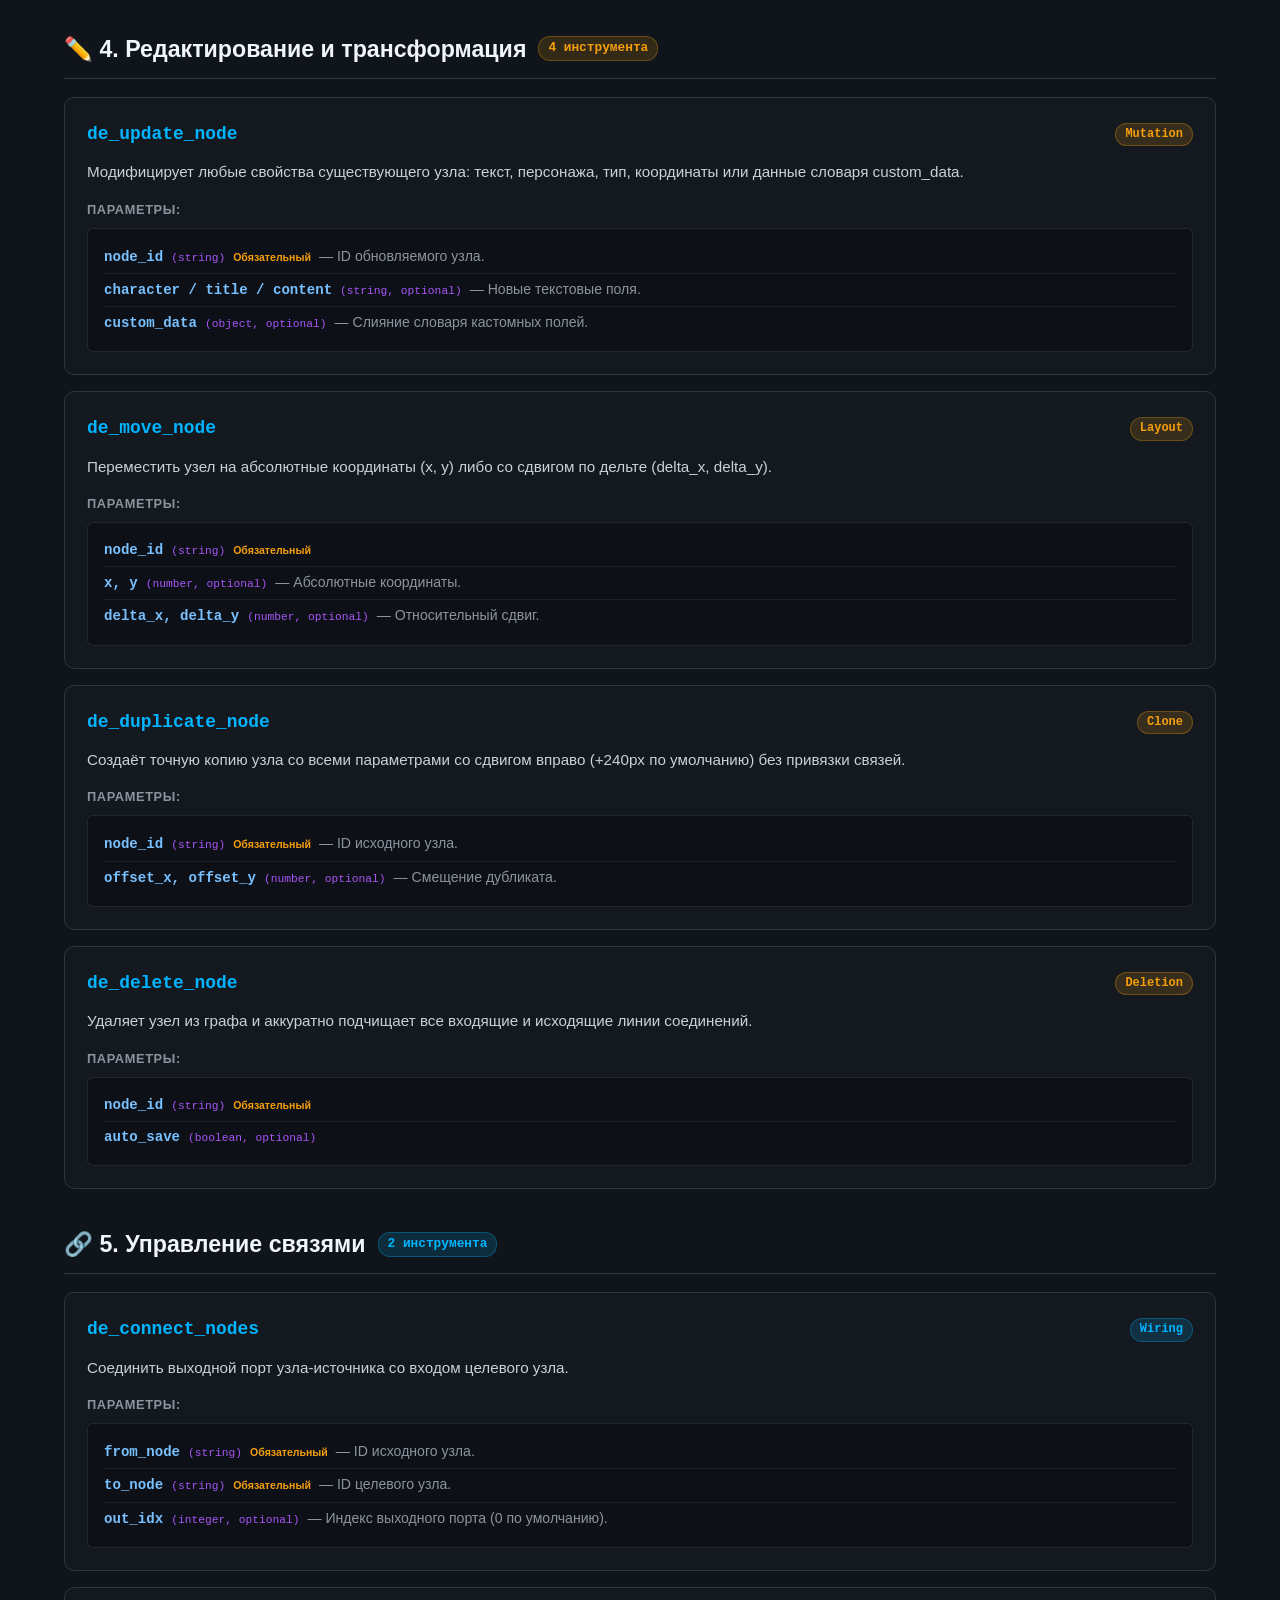
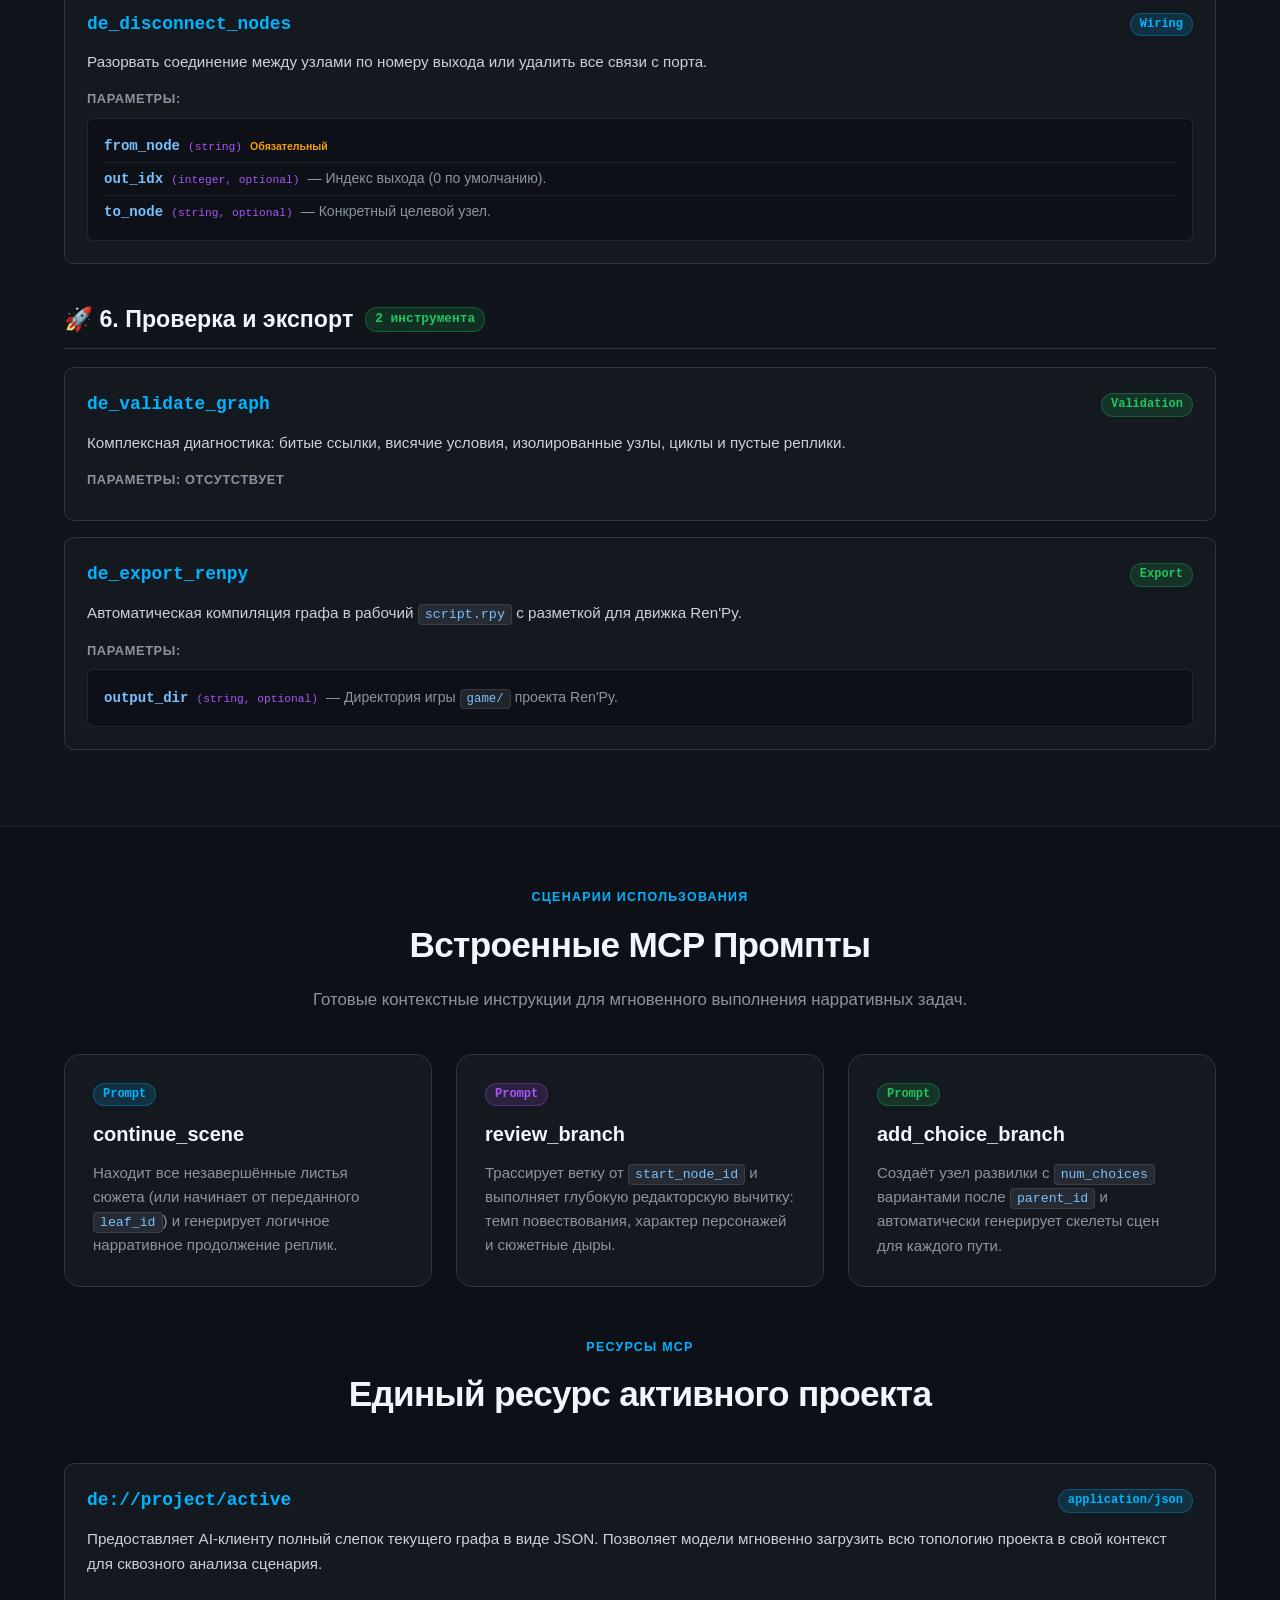
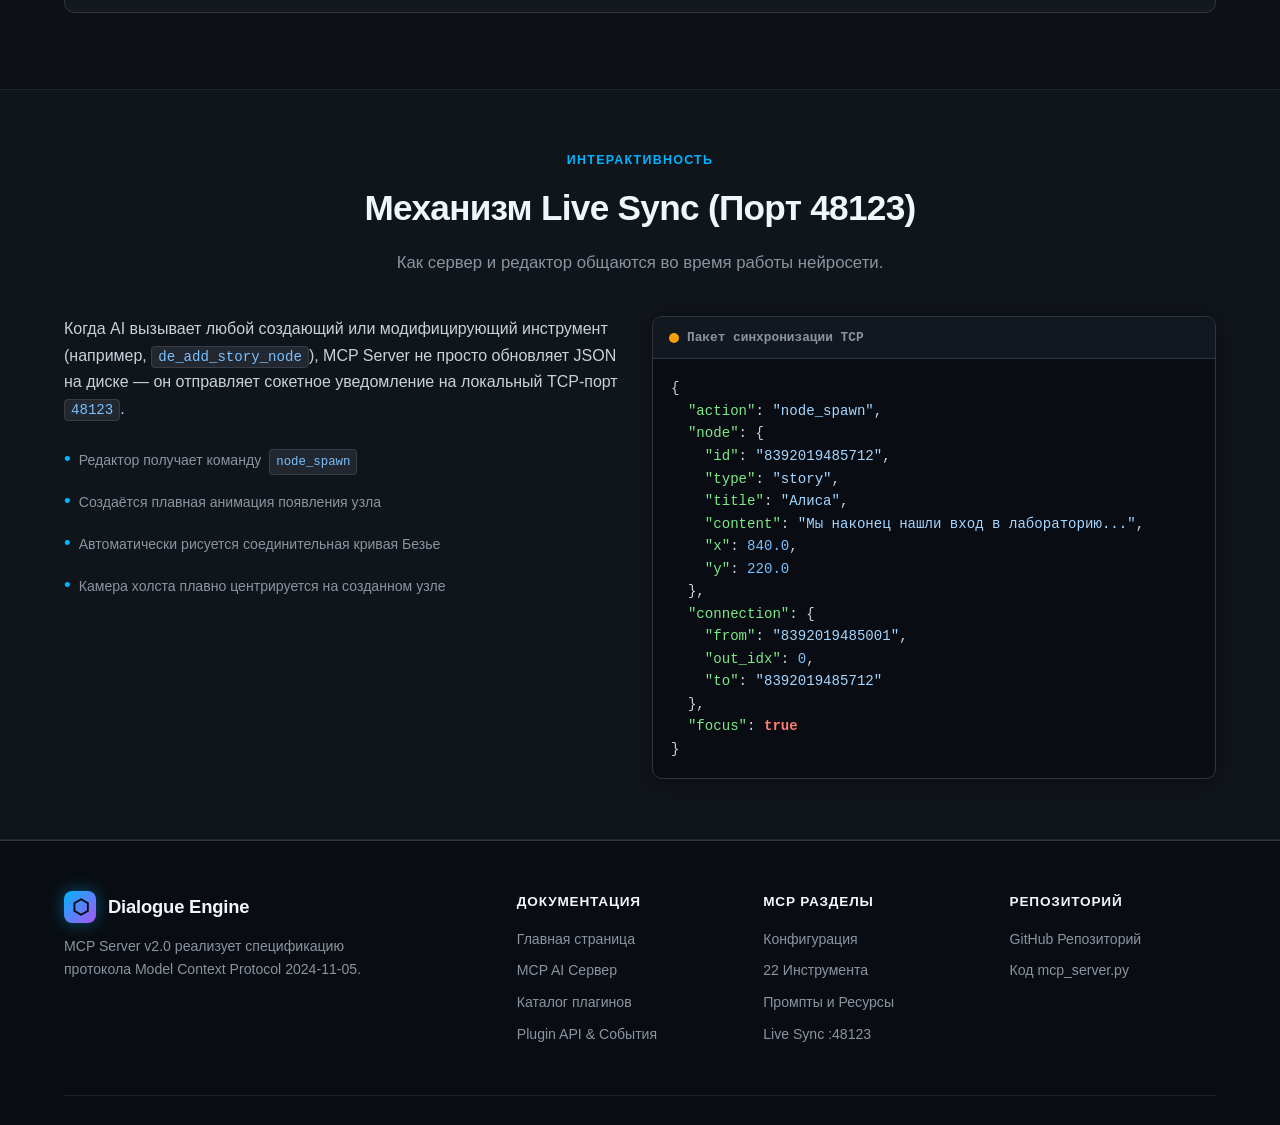
<file: docs/mcp.html>
<!DOCTYPE html>
<html lang="ru">
<head>
  <meta charset="UTF-8">
  <meta name="viewport" content="width=device-width, initial-scale=1.0">
  <title>MCP Server v2.0 — Dialogue Engine AI Copilot</title>
  <meta name="description" content="Полная спецификация MCP Server для Dialogue Engine: 22 инструмента, 3 промпта, live sync порт 48123, интеграция с Claude Desktop, Antigravity и Cursor.">
  <link rel="stylesheet" href="assets/style.css">
  <link rel="icon" href="data:image/svg+xml,<svg xmlns='http://www.w3.org/2000/svg' viewBox='0 0 100 100'><text y='.9em' font-size='90'>⬡</text></svg>">
</head>
<body>

  <!-- ========================================================================
       Header / Navbar
       ======================================================================== -->
  <header class="site-header">
    <div class="container header-inner">
      <a href="index.html" class="brand">
        <div class="brand-icon">⬡</div>
        <div class="brand-title">
          <span>Dialogue Engine</span>
          <span class="brand-badge">MCP v2.0</span>
        </div>
      </a>

      <nav>
        <ul class="nav-menu">
          <li><a href="index.html" class="nav-link">Главная</a></li>
          <li><a href="mcp.html" class="nav-link active">MCP Сервер</a></li>
          <li><a href="plugins.html" class="nav-link">Плагины</a></li>
          <li><a href="api.html" class="nav-link">Plugin API</a></li>
        </ul>
      </nav>

      <div class="nav-actions">
        <a href="https://github.com/komendant-zero/dialogue-engine" target="_blank" rel="noopener noreferrer" class="btn-github">
          <svg viewBox="0 0 24 24" aria-hidden="true"><path d="M12 0C5.37 0 0 5.37 0 12c0 5.31 3.435 9.795 8.205 11.385.6.105.825-.255.825-.57 0-.285-.015-1.23-.015-2.235-3.015.555-3.795-.735-4.035-1.41-.135-.345-.72-1.41-1.23-1.695-.42-.225-1.02-.78-.015-.795.945-.015 1.62.87 1.845 1.23 1.08 1.815 2.805 1.305 3.495.99.105-.78.42-1.305.765-1.605-2.67-.3-5.46-1.335-5.46-5.925 0-1.305.465-2.385 1.23-3.225-.12-.3-.54-1.53.12-3.18 0 0 1.005-.315 3.3 1.23.96-.27 1.98-.405 3-.405s2.04.135 3 .405c2.295-1.56 3.3-1.23 3.3-1.23.66 1.65.24 2.88.12 3.18.765.84 1.23 1.905 1.23 3.225 0 4.605-2.805 5.625-5.475 5.925.435.375.81 1.095.81 2.22 0 1.605-.015 2.895-.015 3.3 0 .315.225.69.825.57A12.02 12.02 0 0024 12c0-6.63-5.37-12-12-12z"/></svg>
          <span>GitHub</span>
        </a>
        <button class="mobile-toggle" aria-label="Открыть меню" aria-expanded="false">
          <svg width="20" height="20" viewBox="0 0 24 24" fill="none" stroke="currentColor" stroke-width="2"><path d="M4 6h16M4 12h16M4 18h16"/></svg>
        </button>
      </div>
    </div>
  </header>

  <!-- ========================================================================
       Hero Section
       ======================================================================== -->
  <section class="hero">
    <div class="container">
      <div class="hero-pill">
        <span>Стандарт Model Context Protocol (MCP 2024-11-05)</span>
      </div>
      <h1 class="hero-title">
        AI Copilot для сценария <br>
        <span class="gradient-text">через MCP Server v2.0</span>
      </h1>
      <p class="hero-subtitle">
        Подключайте современные большие языковые модели напрямую к холсту диалогов.
        22 специализированных инструмента позволяют читать сюжет, ветвить истории и спавнить узлы на глазах у пользователя.
      </p>

      <div class="hero-cta">
        <a href="#quick-config" class="btn btn-primary">
          <svg width="18" height="18" viewBox="0 0 24 24" fill="none" stroke="currentColor" stroke-width="2"><path d="M10 20l4-16m4 4l4 4-4 4M6 16l-4-4 4-4"/></svg>
          Конфигурация подключения
        </a>
        <a href="#tools" class="btn btn-secondary">
          <svg width="18" height="18" viewBox="0 0 24 24" fill="none" stroke="currentColor" stroke-width="2"><circle cx="12" cy="12" r="10"/><path d="M12 16v-4M12 8h.01"/></svg>
          Справочник 22 инструментов
        </a>
      </div>
    </div>
  </section>

  <!-- ========================================================================
       Architecture Diagram & Explanation
       ======================================================================== -->
  <section class="section section-alt" id="architecture">
    <div class="container">
      <div class="section-header">
        <span class="section-tag">Архитектура взаимодействия</span>
        <h2 class="section-title">Как работает экосистема MCP</h2>
        <p class="section-desc">Полный цикл: от промпта пользователя к LLM до появления нового узла на холсте редактора.</p>
      </div>

      <div class="diagram-box">
        <div class="diagram-flow">
          <div class="diagram-node">
            <div class="diagram-node-title">🤖 AI Agent</div>
            <div class="diagram-node-subtitle">Antigravity / Claude / Cursor</div>
          </div>
          
          <div class="diagram-arrow">
            <span>⇄</span>
            <span class="diagram-arrow-label">stdio (JSON-RPC)</span>
          </div>

          <div class="diagram-node" style="border-color: var(--neon-cyan); box-shadow: var(--glow-cyan);">
            <div class="diagram-node-title">⚙️ MCP Server</div>
            <div class="diagram-node-subtitle">mcp_server.py (v2.0.0)</div>
          </div>

          <div class="diagram-arrow">
            <span>⇄</span>
            <span class="diagram-arrow-label">GraphModel</span>
          </div>

          <div class="diagram-node">
            <div class="diagram-node-title">📄 Project JSON</div>
            <div class="diagram-node-subtitle">Диск (.json + .bak)</div>
          </div>
        </div>

        <div style="text-align: center; margin-top: 20px;">
          <div class="diagram-arrow" style="margin: 0 auto; display: inline-flex;">
            <span>⇣ TCP порт 48123 (Live Sync)</span>
          </div>
          <div class="diagram-node" style="display: inline-block; margin-top: 10px; border-color: var(--neon-green);">
            <div class="diagram-node-title">🖥️ Dialogue Engine GUI</div>
            <div class="diagram-node-subtitle">Открытый холст, анимация спавна узла и авто-фокус</div>
          </div>
        </div>
      </div>

      <div class="grid-3" style="margin-top: 30px;">
        <div class="feature-card">
          <h4 class="feature-title" style="color: var(--neon-cyan);">1. Двусторонний stdio</h4>
          <p class="feature-desc">
            Обмен сообщениями стандартизирован через JSON-RPC 2.0 (Model Context Protocol). Поддерживается Windows с автоматическим переключением stdin/stdout на UTF-8.
          </p>
        </div>
        <div class="feature-card">
          <h4 class="feature-title" style="color: var(--neon-purple);">2. Умное автопозиционирование</h4>
          <p class="feature-desc">
            Сервер сам вычисляет оптимальные координаты X/Y: реплики размещаются аккуратно правее родительского узла с правильными отступами, не перекрывая соседние ветки.
          </p>
        </div>
        <div class="feature-card">
          <h4 class="feature-title" style="color: var(--neon-green);">3. Live Sync без перезапуска</h4>
          <p class="feature-desc">
            При каждом действии ИИ сервер отправляет TCP-дейтаграмму на <code>127.0.0.1:48123</code>. Редактор моментально отрисовывает новый узел и плавно центрирует на нём камеру.
          </p>
        </div>
      </div>
    </div>
  </section>

  <!-- ========================================================================
       Quick Config
       ======================================================================== -->
  <section class="section" id="quick-config">
    <div class="container">
      <div class="section-header">
        <span class="section-tag">Интеграция</span>
        <h2 class="section-title">Быстрое подключение</h2>
        <p class="section-desc">Добавьте блок сервера в конфигурационный файл вашего AI-клиента.</p>
      </div>

      <div class="code-box">
        <div class="code-header">
          <span class="code-title"><span class="code-lang-dot json"></span>mcp_settings.json / claude_desktop_config.json</span>
          <button class="copy-btn">Копировать конфиг</button>
        </div>
        <pre><span class="c-punct">{</span>
  <span class="c-prop">"mcpServers"</span><span class="c-punct">:</span> <span class="c-punct">{</span>
    <span class="c-prop">"dialogue-engine"</span><span class="c-punct">:</span> <span class="c-punct">{</span>
      <span class="c-prop">"command"</span><span class="c-punct">:</span> <span class="c-str">"python"</span><span class="c-punct">,</span>
      <span class="c-prop">"args"</span><span class="c-punct">:</span> <span class="c-punct">[</span>
        <span class="c-str">"D:/DE/mcp_server.py"</span><span class="c-punct">,</span>
        <span class="c-str">"D:/projects/MyNovel/game/story.json"</span>
      <span class="c-punct">]</span><span class="c-punct">,</span>
      <span class="c-prop">"env"</span><span class="c-punct">:</span> <span class="c-punct">{</span>
        <span class="c-prop">"PYTHONIOENCODING"</span><span class="c-punct">:</span> <span class="c-str">"utf-8"</span>
      <span class="c-punct">}</span>
    <span class="c-punct">}</span>
  <span class="c-punct">}</span>
<span class="c-punct">}</span></pre>
      </div>

      <div class="callout callout-warning">
        <div class="callout-icon">⚠️</div>
        <div class="callout-content">
          <strong>Важное замечание:</strong> Переменная <code>PYTHONIOENCODING=utf-8</code> обязательна для корректной передачи кириллических реплик через стандартный ввод/вывод в среде Windows.
        </div>
      </div>
    </div>
  </section>

  <!-- ========================================================================
       Tools Directory (22 Tools)
       ======================================================================== -->
  <section class="section section-alt" id="tools">
    <div class="container">
      <div class="section-header">
        <span class="section-tag">Каталог инструментов</span>
        <h2 class="section-title">22 MCP Инструмента</h2>
        <p class="section-desc">Полный набор функций для автоматического управления сюжетом, доступный языковой модели.</p>
      </div>

      <!-- Группа 1: Проект -->
      <div class="tool-group-title">
        <span>📁 1. Управление проектом</span>
        <span class="badge badge-cyan">3 инструмента</span>
      </div>

      <div class="tool-card">
        <div class="tool-header">
          <span class="tool-name">de_load_project</span>
          <span class="badge badge-gray">Project Lifecycle</span>
        </div>
        <p class="tool-desc">Загрузить указанный файл проекта Dialogue Engine (.json) в память сервера. Если путь не передан, открывает последний активный файл.</p>
        <div class="params-title">Параметры:</div>
        <ul class="params-list">
          <li>
            <span class="param-name">file_path</span> <span class="param-type">(string, optional)</span>
            <span class="param-desc">— Абсолютный путь к целевому JSON-файлу.</span>
          </li>
        </ul>
      </div>

      <div class="tool-card">
        <div class="tool-header">
          <span class="tool-name">de_save_project</span>
          <span class="badge badge-gray">Project Lifecycle</span>
        </div>
        <p class="tool-desc">Сохранить граф на диск с автоматическим созданием резервной копии <code>.bak</code>.</p>
        <div class="params-title">Параметры:</div>
        <ul class="params-list">
          <li>
            <span class="param-name">target_path</span> <span class="param-type">(string, optional)</span>
            <span class="param-desc">— Путь назначения. По умолчанию перезаписывает открытый файл.</span>
          </li>
        </ul>
      </div>

      <div class="tool-card">
        <div class="tool-header">
          <span class="tool-name">de_reload_server</span>
          <span class="badge badge-gray">Maintenance</span>
        </div>
        <p class="tool-desc">Перезагрузить процесс MCP-сервера для подхвата свежих изменений в коде плагинов и модулей.</p>
        <div class="params-title">Параметры: отсутствует (пустой объект)</div>
      </div>

      <!-- Группа 2: Анализ -->
      <div class="tool-group-title">
        <span>🔍 2. Анализ и инспекция графа</span>
        <span class="badge badge-purple">6 инструментов</span>
      </div>

      <div class="tool-card">
        <div class="tool-header">
          <span class="tool-name">de_get_stats</span>
          <span class="badge badge-purple">Analysis</span>
        </div>
        <p class="tool-desc">Возвращает комплексную сводку: количество узлов, связей, распределение по типам, персонажи, стартовые точки, листья и изолированные узлы.</p>
        <div class="params-title">Параметры: отсутствует</div>
      </div>

      <div class="tool-card">
        <div class="tool-header">
          <span class="tool-name">de_get_characters</span>
          <span class="badge badge-purple">Analysis</span>
        </div>
        <p class="tool-desc">Возвращает список всех персонажей сценария с количеством произнесённых реплик и присвоенным hex-цветом плашки.</p>
        <div class="params-title">Параметры: отсутствует</div>
      </div>

      <div class="tool-card">
        <div class="tool-header">
          <span class="tool-name">de_find_leaf_endpoints</span>
          <span class="badge badge-purple">Analysis</span>
        </div>
        <p class="tool-desc">Находит все листовые узлы (тупики сценария без исходящих связей). Ключевой инструмент для AI-продолжения недописанных сцен.</p>
        <div class="params-title">Параметры: отсутствует</div>
      </div>

      <div class="tool-card">
        <div class="tool-header">
          <span class="tool-name">de_get_node</span>
          <span class="badge badge-purple">Analysis</span>
        </div>
        <p class="tool-desc">Получить детальные данные конкретного узла: спикер, текст, координаты, custom_data, входящие и исходящие связи с номерами портов.</p>
        <div class="params-title">Параметры:</div>
        <ul class="params-list">
          <li>
            <span class="param-name">node_id</span> <span class="param-type">(string)</span> <span class="param-required">Обязательный</span>
            <span class="param-desc">— 13-значный числовой ID узла.</span>
          </li>
        </ul>
      </div>

      <div class="tool-card">
        <div class="tool-header">
          <span class="tool-name">de_search_nodes</span>
          <span class="badge badge-purple">Analysis</span>
        </div>
        <p class="tool-desc">Полнотекстовый поиск по узлам с фильтрацией по персонажу и типу узла.</p>
        <div class="params-title">Параметры:</div>
        <ul class="params-list">
          <li><span class="param-name">query</span> <span class="param-type">(string, optional)</span> <span class="param-desc">— Подстрока в тексте или заголовке.</span></li>
          <li><span class="param-name">character</span> <span class="param-type">(string, optional)</span> <span class="param-desc">— Имя спикера.</span></li>
          <li><span class="param-name">node_type</span> <span class="param-type">(string, optional)</span> <span class="param-desc">— Фильтр типа (story, choice, condition, etc.).</span></li>
          <li><span class="param-name">limit</span> <span class="param-type">(integer, optional)</span> <span class="param-desc">— Лимит вывода (по умолчанию 20).</span></li>
        </ul>
      </div>

      <div class="tool-card">
        <div class="tool-header">
          <span class="tool-name">de_trace_branch</span>
          <span class="badge badge-purple">Analysis</span>
        </div>
        <p class="tool-desc">Трассирует сюжетную ветку от узла до листьев, формируя отформатированный древовидный сценарий с учётом ветвлений.</p>
        <div class="params-title">Параметры:</div>
        <ul class="params-list">
          <li><span class="param-name">start_node_id</span> <span class="param-type">(string, optional)</span> <span class="param-desc">— Старт ветки (по умолчанию — со всех корневых узлов).</span></li>
          <li><span class="param-name">max_depth</span> <span class="param-type">(integer, optional)</span> <span class="param-desc">— Предельная глубина обхода (по умолчанию 30).</span></li>
        </ul>
      </div>

      <!-- Группа 3: Создание -->
      <div class="tool-group-title">
        <span>✨ 3. Создание узлов</span>
        <span class="badge badge-green">5 инструментов</span>
      </div>

      <div class="tool-card">
        <div class="tool-header">
          <span class="tool-name">de_add_story_node</span>
          <span class="badge badge-green">Creation</span>
        </div>
        <p class="tool-desc">Добавить сюжетную реплику или описание. Автоматически рассчитывает координаты X/Y справа от родителя и сохраняет проект.</p>
        <div class="params-title">Параметры:</div>
        <ul class="params-list">
          <li><span class="param-name">character</span> <span class="param-type">(string)</span> <span class="param-required">Обязательный</span> <span class="param-desc">— Имя спикера или <code>#Сцена</code> для нарратива.</span></li>
          <li><span class="param-name">content</span> <span class="param-type">(string)</span> <span class="param-required">Обязательный</span> <span class="param-desc">— Текст реплики.</span></li>
          <li><span class="param-name">connect_from_id</span> <span class="param-type">(string, optional)</span> <span class="param-desc">— ID родителя для связки.</span></li>
          <li><span class="param-name">connect_out_idx</span> <span class="param-type">(integer, optional)</span> <span class="param-desc">— Порт родителя (0 по умолчанию).</span></li>
          <li><span class="param-name">x, y</span> <span class="param-type">(number, optional)</span> <span class="param-desc">— Точные координаты (если не заданы — авто).</span></li>
          <li><span class="param-name">auto_save</span> <span class="param-type">(boolean, optional)</span> <span class="param-desc">— Автосохранение (true).</span></li>
        </ul>
      </div>

      <div class="tool-card">
        <div class="tool-header">
          <span class="tool-name">de_add_choice_node</span>
          <span class="badge badge-green">Creation</span>
        </div>
        <p class="tool-desc">Создать узел выбора с несколькими вариантами ответов. Каждый вариант получает собственный выходной порт.</p>
        <div class="params-title">Параметры:</div>
        <ul class="params-list">
          <li><span class="param-name">choices</span> <span class="param-type">(array of strings)</span> <span class="param-required">Обязательный</span> <span class="param-desc">— Массив текстов выборов.</span></li>
          <li><span class="param-name">title</span> <span class="param-type">(string, optional)</span> <span class="param-desc">— Заголовок узла (по умолчанию «Выбор»).</span></li>
          <li><span class="param-name">connect_from_id</span> <span class="param-type">(string, optional)</span> <span class="param-desc">— Родительский узел.</span></li>
          <li><span class="param-name">connect_out_idx</span> <span class="param-type">(integer, optional)</span> <span class="param-desc">— Порт родителя.</span></li>
        </ul>
      </div>

      <div class="tool-card">
        <div class="tool-header">
          <span class="tool-name">de_add_condition_node</span>
          <span class="badge badge-green">Creation</span>
        </div>
        <p class="tool-desc">Создать узел ветвления по выражению (например, <code>trust &gt; 5</code>). Генерирует 2 порта выхода: 0=True, 1=False (Else).</p>
        <div class="params-title">Параметры:</div>
        <ul class="params-list">
          <li><span class="param-name">condition</span> <span class="param-type">(string)</span> <span class="param-required">Обязательный</span> <span class="param-desc">— Python-выражение для Ren'Py.</span></li>
          <li><span class="param-name">title</span> <span class="param-type">(string, optional)</span> <span class="param-desc">— Название узла.</span></li>
          <li><span class="param-name">connect_from_id</span> <span class="param-type">(string, optional)</span> <span class="param-desc">— Родительский узел.</span></li>
        </ul>
      </div>

      <div class="tool-card">
        <div class="tool-header">
          <span class="tool-name">de_add_music_node</span>
          <span class="badge badge-green">Creation</span>
        </div>
        <p class="tool-desc">Добавить музыкальный узел или SFX. Поддерживает вставку в разрыв между двумя уже соединёнными узлами через <code>connect_to_id</code>.</p>
        <div class="params-title">Параметры:</div>
        <ul class="params-list">
          <li><span class="param-name">music_file</span> <span class="param-type">(string)</span> <span class="param-required">Обязательный</span> <span class="param-desc">— Путь к файлу (напр. <code>audio/ambient.ogg</code>).</span></li>
          <li><span class="param-name">music_mode</span> <span class="param-type">(string: bg|sfx|voice|stop)</span> <span class="param-desc">— Режим воспроизведения.</span></li>
          <li><span class="param-name">connect_to_id</span> <span class="param-type">(string, optional)</span> <span class="param-desc">— Узел, перед которым встраивается музыка.</span></li>
          <li><span class="param-name">fadein, fadeout</span> <span class="param-type">(number, optional)</span> <span class="param-desc">— Время нарастания/затухания в секундах.</span></li>
        </ul>
      </div>

      <div class="tool-card">
        <div class="tool-header">
          <span class="tool-name">de_bulk_add_nodes</span>
          <span class="badge badge-green">Batch Operation</span>
        </div>
        <p class="tool-desc">Пакетное создание целых сцен и сюжетных арок за один сетевой запрос. Принимает список дескрипторов узлов и соединений.</p>
        <div class="params-title">Параметры:</div>
        <ul class="params-list">
          <li><span class="param-name">nodes</span> <span class="param-type">(array of objects)</span> <span class="param-required">Обязательный</span> <span class="param-desc">— Список спецификаций узлов с типом и параметрами.</span></li>
          <li><span class="param-name">auto_save</span> <span class="param-type">(boolean, optional)</span> <span class="param-desc">— Автосохранение после пакетной вставки.</span></li>
        </ul>
      </div>

      <!-- Группа 4: Редактирование -->
      <div class="tool-group-title">
        <span>✏️ 4. Редактирование и трансформация</span>
        <span class="badge badge-amber">4 инструмента</span>
      </div>

      <div class="tool-card">
        <div class="tool-header">
          <span class="tool-name">de_update_node</span>
          <span class="badge badge-amber">Mutation</span>
        </div>
        <p class="tool-desc">Модифицирует любые свойства существующего узла: текст, персонажа, тип, координаты или данные словаря custom_data.</p>
        <div class="params-title">Параметры:</div>
        <ul class="params-list">
          <li><span class="param-name">node_id</span> <span class="param-type">(string)</span> <span class="param-required">Обязательный</span> <span class="param-desc">— ID обновляемого узла.</span></li>
          <li><span class="param-name">character / title / content</span> <span class="param-type">(string, optional)</span> <span class="param-desc">— Новые текстовые поля.</span></li>
          <li><span class="param-name">custom_data</span> <span class="param-type">(object, optional)</span> <span class="param-desc">— Слияние словаря кастомных полей.</span></li>
        </ul>
      </div>

      <div class="tool-card">
        <div class="tool-header">
          <span class="tool-name">de_move_node</span>
          <span class="badge badge-amber">Layout</span>
        </div>
        <p class="tool-desc">Переместить узел на абсолютные координаты (x, y) либо со сдвигом по дельте (delta_x, delta_y).</p>
        <div class="params-title">Параметры:</div>
        <ul class="params-list">
          <li><span class="param-name">node_id</span> <span class="param-type">(string)</span> <span class="param-required">Обязательный</span></li>
          <li><span class="param-name">x, y</span> <span class="param-type">(number, optional)</span> <span class="param-desc">— Абсолютные координаты.</span></li>
          <li><span class="param-name">delta_x, delta_y</span> <span class="param-type">(number, optional)</span> <span class="param-desc">— Относительный сдвиг.</span></li>
        </ul>
      </div>

      <div class="tool-card">
        <div class="tool-header">
          <span class="tool-name">de_duplicate_node</span>
          <span class="badge badge-amber">Clone</span>
        </div>
        <p class="tool-desc">Создаёт точную копию узла со всеми параметрами со сдвигом вправо (+240px по умолчанию) без привязки связей.</p>
        <div class="params-title">Параметры:</div>
        <ul class="params-list">
          <li><span class="param-name">node_id</span> <span class="param-type">(string)</span> <span class="param-required">Обязательный</span> <span class="param-desc">— ID исходного узла.</span></li>
          <li><span class="param-name">offset_x, offset_y</span> <span class="param-type">(number, optional)</span> <span class="param-desc">— Смещение дубликата.</span></li>
        </ul>
      </div>

      <div class="tool-card">
        <div class="tool-header">
          <span class="tool-name">de_delete_node</span>
          <span class="badge badge-amber">Deletion</span>
        </div>
        <p class="tool-desc">Удаляет узел из графа и аккуратно подчищает все входящие и исходящие линии соединений.</p>
        <div class="params-title">Параметры:</div>
        <ul class="params-list">
          <li><span class="param-name">node_id</span> <span class="param-type">(string)</span> <span class="param-required">Обязательный</span></li>
          <li><span class="param-name">auto_save</span> <span class="param-type">(boolean, optional)</span></li>
        </ul>
      </div>

      <!-- Группа 5: Связи -->
      <div class="tool-group-title">
        <span>🔗 5. Управление связями</span>
        <span class="badge badge-cyan">2 инструмента</span>
      </div>

      <div class="tool-card">
        <div class="tool-header">
          <span class="tool-name">de_connect_nodes</span>
          <span class="badge badge-cyan">Wiring</span>
        </div>
        <p class="tool-desc">Соединить выходной порт узла-источника со входом целевого узла.</p>
        <div class="params-title">Параметры:</div>
        <ul class="params-list">
          <li><span class="param-name">from_node</span> <span class="param-type">(string)</span> <span class="param-required">Обязательный</span> <span class="param-desc">— ID исходного узла.</span></li>
          <li><span class="param-name">to_node</span> <span class="param-type">(string)</span> <span class="param-required">Обязательный</span> <span class="param-desc">— ID целевого узла.</span></li>
          <li><span class="param-name">out_idx</span> <span class="param-type">(integer, optional)</span> <span class="param-desc">— Индекс выходного порта (0 по умолчанию).</span></li>
        </ul>
      </div>

      <div class="tool-card">
        <div class="tool-header">
          <span class="tool-name">de_disconnect_nodes</span>
          <span class="badge badge-cyan">Wiring</span>
        </div>
        <p class="tool-desc">Разорвать соединение между узлами по номеру выхода или удалить все связи с порта.</p>
        <div class="params-title">Параметры:</div>
        <ul class="params-list">
          <li><span class="param-name">from_node</span> <span class="param-type">(string)</span> <span class="param-required">Обязательный</span></li>
          <li><span class="param-name">out_idx</span> <span class="param-type">(integer, optional)</span> <span class="param-desc">— Индекс выхода (0 по умолчанию).</span></li>
          <li><span class="param-name">to_node</span> <span class="param-type">(string, optional)</span> <span class="param-desc">— Конкретный целевой узел.</span></li>
        </ul>
      </div>

      <!-- Группа 6: Проверка и Экспорт -->
      <div class="tool-group-title">
        <span>🚀 6. Проверка и экспорт</span>
        <span class="badge badge-green">2 инструмента</span>
      </div>

      <div class="tool-card">
        <div class="tool-header">
          <span class="tool-name">de_validate_graph</span>
          <span class="badge badge-green">Validation</span>
        </div>
        <p class="tool-desc">Комплексная диагностика: битые ссылки, висячие условия, изолированные узлы, циклы и пустые реплики.</p>
        <div class="params-title">Параметры: отсутствует</div>
      </div>

      <div class="tool-card">
        <div class="tool-header">
          <span class="tool-name">de_export_renpy</span>
          <span class="badge badge-green">Export</span>
        </div>
        <p class="tool-desc">Автоматическая компиляция графа в рабочий <code>script.rpy</code> с разметкой для движка Ren'Py.</p>
        <div class="params-title">Параметры:</div>
        <ul class="params-list">
          <li><span class="param-name">output_dir</span> <span class="param-type">(string, optional)</span> <span class="param-desc">— Директория игры <code>game/</code> проекта Ren'Py.</span></li>
        </ul>
      </div>
    </div>
  </section>

  <!-- ========================================================================
       Prompts & Resources
       ======================================================================== -->
  <section class="section" id="prompts">
    <div class="container">
      <div class="section-header">
        <span class="section-tag">Сценарии использования</span>
        <h2 class="section-title">Встроенные MCP Промпты</h2>
        <p class="section-desc">Готовые контекстные инструкции для мгновенного выполнения нарративных задач.</p>
      </div>

      <div class="grid-3">
        <div class="feature-card">
          <div class="badge badge-cyan" style="width: fit-content; margin-bottom: 12px;">Prompt</div>
          <h3 class="feature-title">continue_scene</h3>
          <p class="feature-desc">
            Находит все незавершённые листья сюжета (или начинает от переданного <code>leaf_id</code>) и генерирует логичное нарративное продолжение реплик.
          </p>
        </div>

        <div class="feature-card">
          <div class="badge badge-purple" style="width: fit-content; margin-bottom: 12px;">Prompt</div>
          <h3 class="feature-title">review_branch</h3>
          <p class="feature-desc">
            Трассирует ветку от <code>start_node_id</code> и выполняет глубокую редакторскую вычитку: темп повествования, характер персонажей и сюжетные дыры.
          </p>
        </div>

        <div class="feature-card">
          <div class="badge badge-green" style="width: fit-content; margin-bottom: 12px;">Prompt</div>
          <h3 class="feature-title">add_choice_branch</h3>
          <p class="feature-desc">
            Создаёт узел развилки с <code>num_choices</code> вариантами после <code>parent_id</code> и автоматически генерирует скелеты сцен для каждого пути.
          </p>
        </div>
      </div>

      <!-- Resource section -->
      <div style="margin-top: 50px;">
        <div class="section-header">
          <span class="section-tag">Ресурсы MCP</span>
          <h2 class="section-title">Единый ресурс активного проекта</h2>
        </div>

        <div class="tool-card">
          <div class="tool-header">
            <span class="tool-name">de://project/active</span>
            <span class="badge badge-cyan">application/json</span>
          </div>
          <p class="tool-desc">
            Предоставляет AI-клиенту полный слепок текущего графа в виде JSON. Позволяет модели мгновенно загрузить всю топологию проекта в свой контекст для сквозного анализа сценария.
          </p>
        </div>
      </div>
    </div>
  </section>

  <!-- ========================================================================
       Live Sync Details
       ======================================================================== -->
  <section class="section section-alt" id="livesync">
    <div class="container">
      <div class="section-header">
        <span class="section-tag">Интерактивность</span>
        <h2 class="section-title">Механизм Live Sync (Порт 48123)</h2>
        <p class="section-desc">Как сервер и редактор общаются во время работы нейросети.</p>
      </div>

      <div class="grid-2">
        <div>
          <p style="margin-bottom: 16px; color: var(--text-main);">
            Когда AI вызывает любой создающий или модифицирующий инструмент (например, <code>de_add_story_node</code>), MCP Server не просто обновляет JSON на диске — он отправляет сокетное уведомление на локальный TCP-порт <code>48123</code>.
          </p>
          <ul class="roadmap-list" style="margin-bottom: 20px;">
            <li>Редактор получает команду <code>node_spawn</code></li>
            <li>Создаётся плавная анимация появления узла</li>
            <li>Автоматически рисуется соединительная кривая Безье</li>
            <li>Камера холста плавно центрируется на созданном узле</li>
          </ul>
        </div>

        <div class="code-box" style="margin: 0;">
          <div class="code-header">
            <span class="code-title"><span class="code-lang-dot json"></span>Пакет синхронизации TCP</span>
          </div>
          <pre><span class="c-punct">{</span>
  <span class="c-prop">"action"</span><span class="c-punct">:</span> <span class="c-str">"node_spawn"</span><span class="c-punct">,</span>
  <span class="c-prop">"node"</span><span class="c-punct">:</span> <span class="c-punct">{</span>
    <span class="c-prop">"id"</span><span class="c-punct">:</span> <span class="c-str">"8392019485712"</span><span class="c-punct">,</span>
    <span class="c-prop">"type"</span><span class="c-punct">:</span> <span class="c-str">"story"</span><span class="c-punct">,</span>
    <span class="c-prop">"title"</span><span class="c-punct">:</span> <span class="c-str">"Алиса"</span><span class="c-punct">,</span>
    <span class="c-prop">"content"</span><span class="c-punct">:</span> <span class="c-str">"Мы наконец нашли вход в лабораторию..."</span><span class="c-punct">,</span>
    <span class="c-prop">"x"</span><span class="c-punct">:</span> <span class="c-num">840.0</span><span class="c-punct">,</span>
    <span class="c-prop">"y"</span><span class="c-punct">:</span> <span class="c-num">220.0</span>
  <span class="c-punct">}</span><span class="c-punct">,</span>
  <span class="c-prop">"connection"</span><span class="c-punct">:</span> <span class="c-punct">{</span>
    <span class="c-prop">"from"</span><span class="c-punct">:</span> <span class="c-str">"8392019485001"</span><span class="c-punct">,</span>
    <span class="c-prop">"out_idx"</span><span class="c-punct">:</span> <span class="c-num">0</span><span class="c-punct">,</span>
    <span class="c-prop">"to"</span><span class="c-punct">:</span> <span class="c-str">"8392019485712"</span>
  <span class="c-punct">}</span><span class="c-punct">,</span>
  <span class="c-prop">"focus"</span><span class="c-punct">:</span> <span class="c-kw">true</span>
<span class="c-punct">}</span></pre>
        </div>
      </div>
    </div>
  </section>

  <!-- ========================================================================
       Footer
       ======================================================================== -->
  <footer class="site-footer">
    <div class="container">
      <div class="footer-grid">
        <div class="footer-brand">
          <div class="brand">
            <div class="brand-icon">⬡</div>
            <div class="brand-title"><span>Dialogue Engine</span></div>
          </div>
          <p class="footer-desc">
            MCP Server v2.0 реализует спецификацию протокола Model Context Protocol 2024-11-05.
          </p>
        </div>

        <div>
          <h4 class="footer-col-title">Документация</h4>
          <ul class="footer-links">
            <li><a href="index.html">Главная страница</a></li>
            <li><a href="mcp.html">MCP AI Сервер</a></li>
            <li><a href="plugins.html">Каталог плагинов</a></li>
            <li><a href="api.html">Plugin API & События</a></li>
          </ul>
        </div>

        <div>
          <h4 class="footer-col-title">MCP Разделы</h4>
          <ul class="footer-links">
            <li><a href="#quick-config">Конфигурация</a></li>
            <li><a href="#tools">22 Инструмента</a></li>
            <li><a href="#prompts">Промпты и Ресурсы</a></li>
            <li><a href="#livesync">Live Sync :48123</a></li>
          </ul>
        </div>

        <div>
          <h4 class="footer-col-title">Репозиторий</h4>
          <ul class="footer-links">
            <li><a href="https://github.com/komendant-zero/dialogue-engine" target="_blank" rel="noopener noreferrer">GitHub Репозиторий</a></li>
            <li><a href="https://github.com/komendant-zero/dialogue-engine/blob/master/mcp_server.py" target="_blank" rel="noopener noreferrer">Код mcp_server.py</a></li>
          </ul>
        </div>
      </div>

      <div class="footer-bottom">
        <span>© 2026 Dialogue Engine Team. Выпущено под лицензией MIT.</span>
        <span>Model Context Protocol 2024-11-05 • stdio + TCP 48123</span>
      </div>
    </div>
  </footer>

  <script src="assets/nav.js"></script>
</body>
</html>
</file>
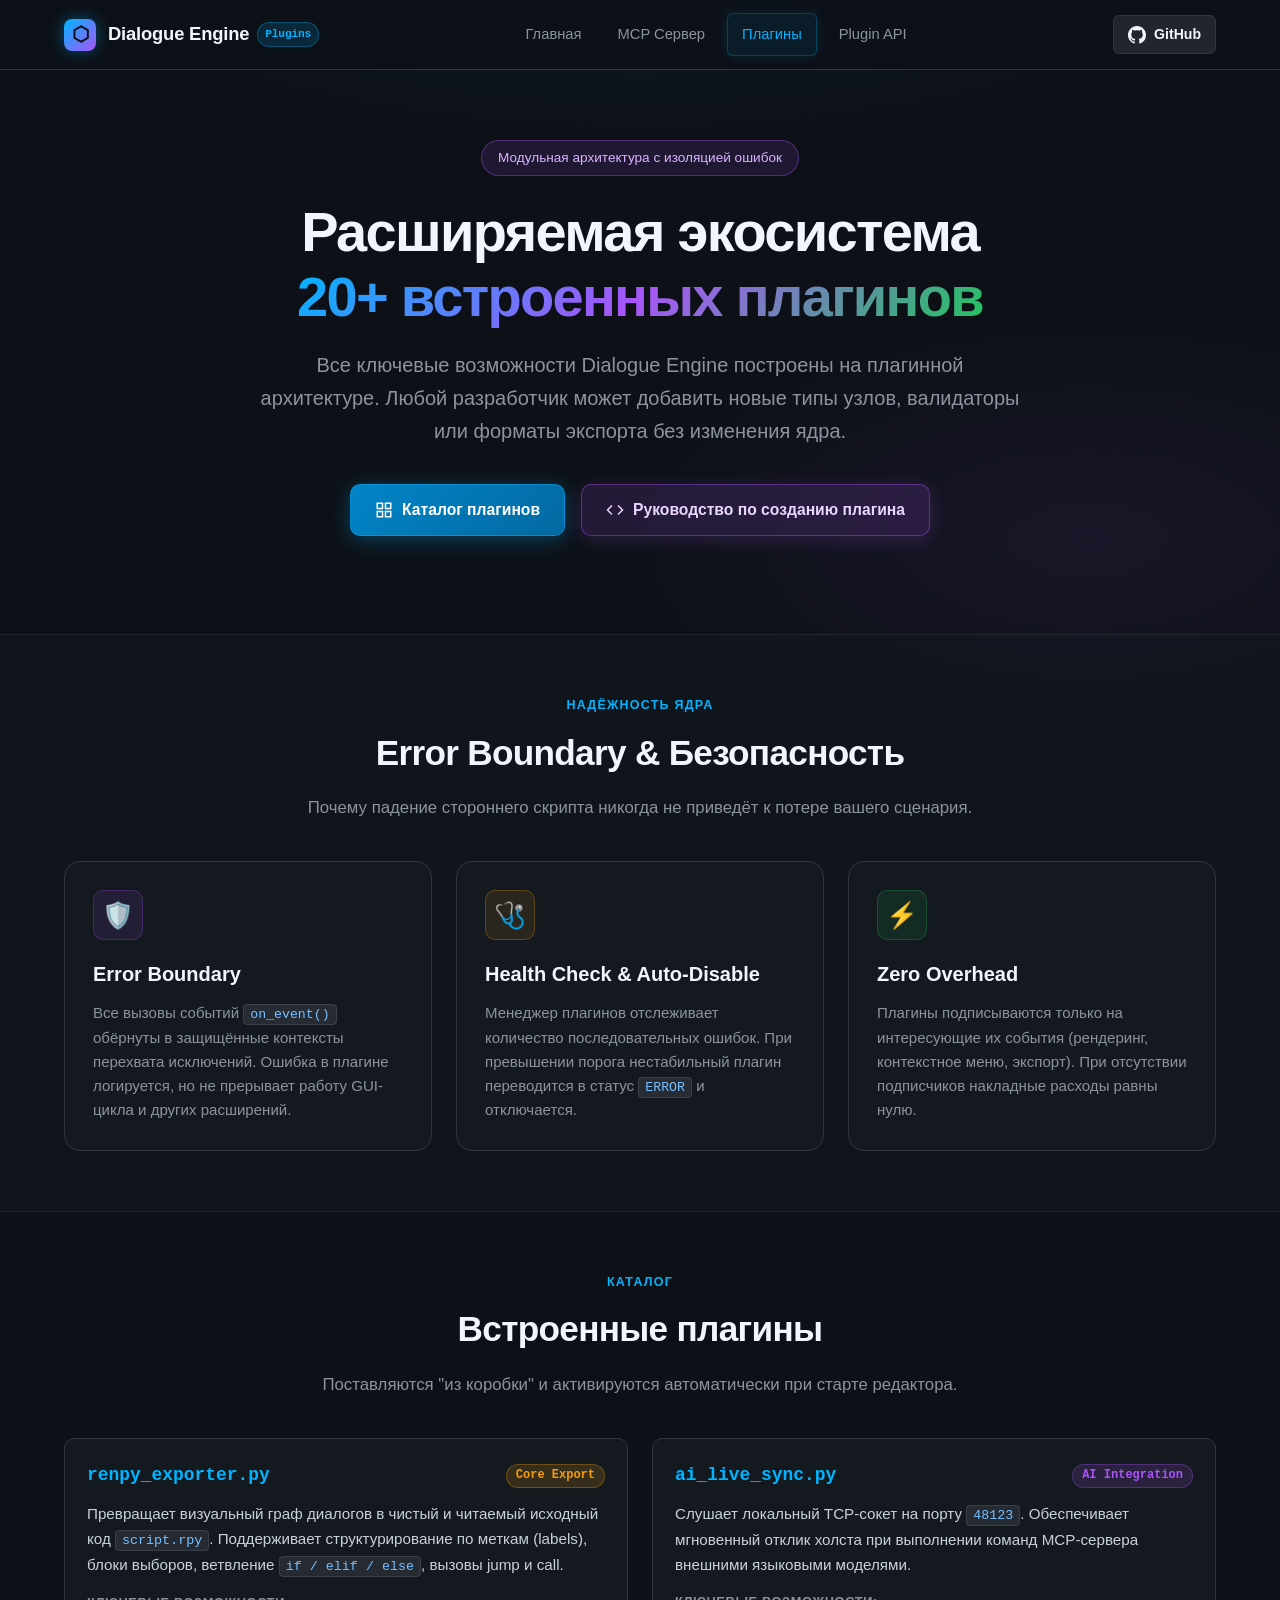
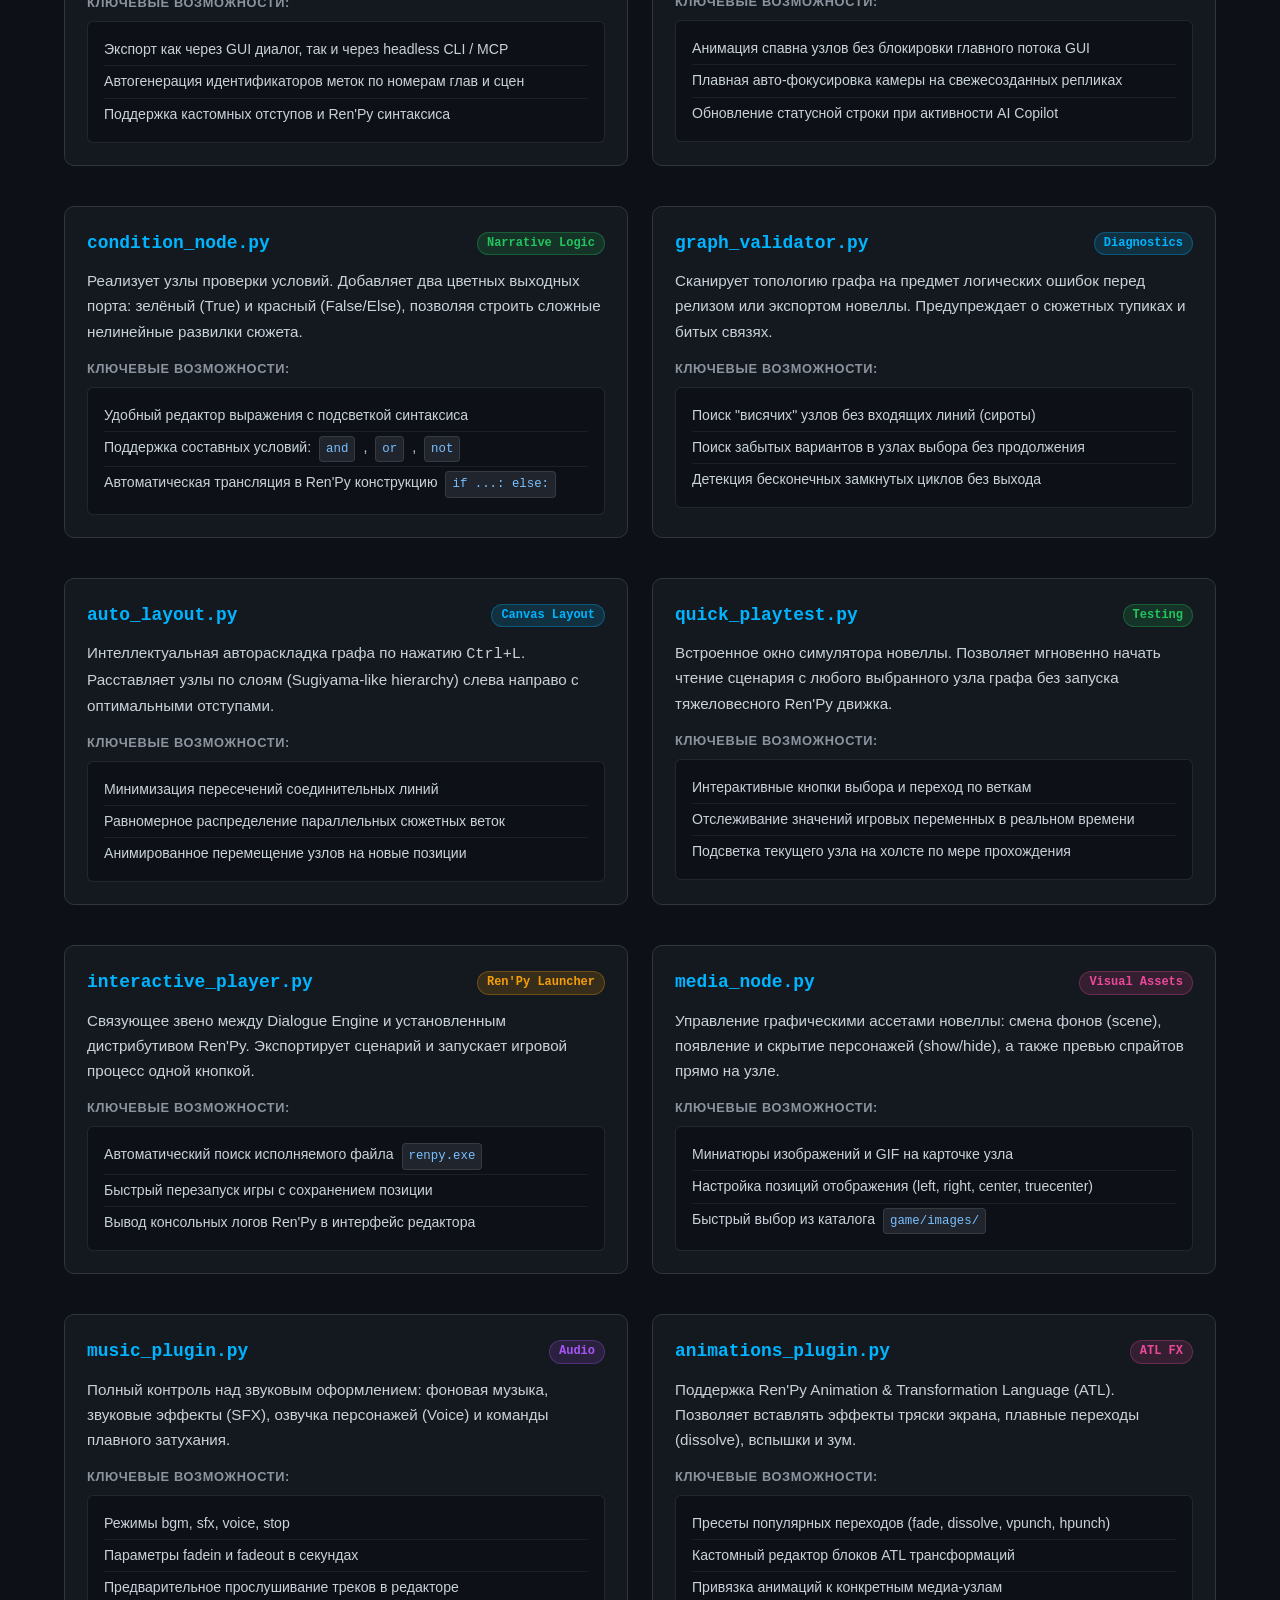
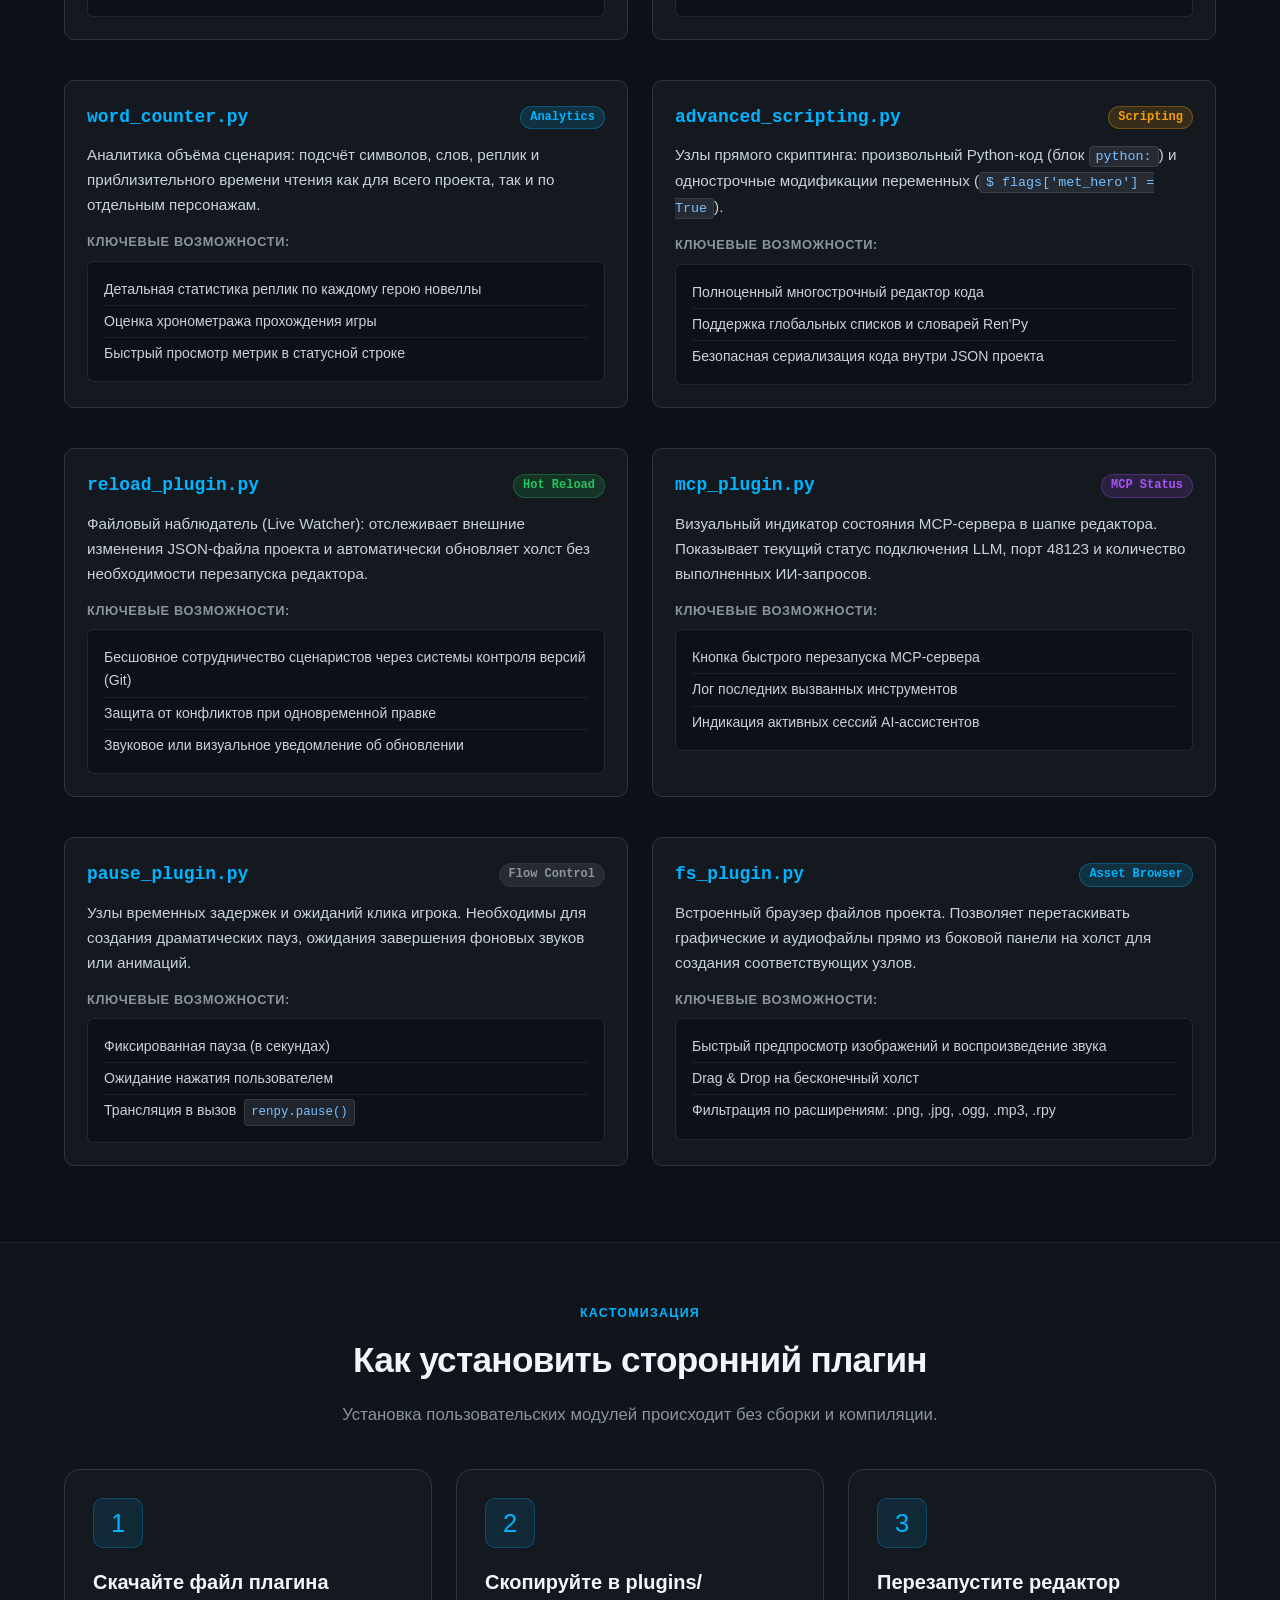
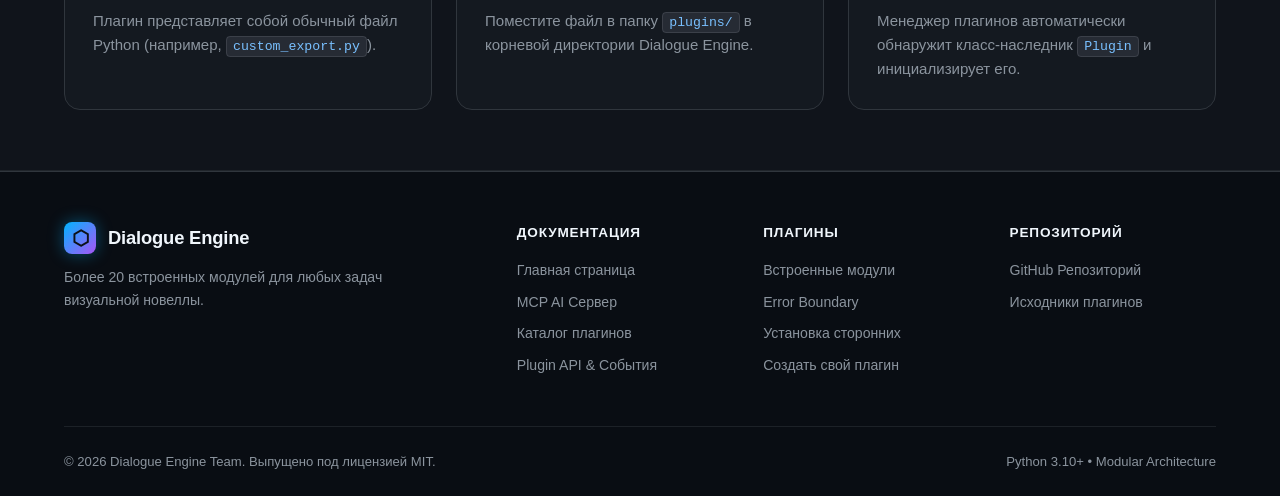
<file: docs/plugins.html>
<!DOCTYPE html>
<html lang="ru">
<head>
  <meta charset="UTF-8">
  <meta name="viewport" content="width=device-width, initial-scale=1.0">
  <title>Каталог плагинов — Dialogue Engine</title>
  <meta name="description" content="Обзор более 20 встроенных плагинов для Dialogue Engine: экспорт в Ren'Py, авто-лейаут, валидация графа, ATL-анимации, плеер и Live Sync.">
  <link rel="stylesheet" href="assets/style.css">
  <link rel="icon" href="data:image/svg+xml,<svg xmlns='http://www.w3.org/2000/svg' viewBox='0 0 100 100'><text y='.9em' font-size='90'>⬡</text></svg>">
</head>
<body>

  <!-- ========================================================================
       Header / Navbar
       ======================================================================== -->
  <header class="site-header">
    <div class="container header-inner">
      <a href="index.html" class="brand">
        <div class="brand-icon">⬡</div>
        <div class="brand-title">
          <span>Dialogue Engine</span>
          <span class="brand-badge">Plugins</span>
        </div>
      </a>

      <nav>
        <ul class="nav-menu">
          <li><a href="index.html" class="nav-link">Главная</a></li>
          <li><a href="mcp.html" class="nav-link">MCP Сервер</a></li>
          <li><a href="plugins.html" class="nav-link active">Плагины</a></li>
          <li><a href="api.html" class="nav-link">Plugin API</a></li>
        </ul>
      </nav>

      <div class="nav-actions">
        <a href="https://github.com/komendant-zero/dialogue-engine" target="_blank" rel="noopener noreferrer" class="btn-github">
          <svg viewBox="0 0 24 24" aria-hidden="true"><path d="M12 0C5.37 0 0 5.37 0 12c0 5.31 3.435 9.795 8.205 11.385.6.105.825-.255.825-.57 0-.285-.015-1.23-.015-2.235-3.015.555-3.795-.735-4.035-1.41-.135-.345-.72-1.41-1.23-1.695-.42-.225-1.02-.78-.015-.795.945-.015 1.62.87 1.845 1.23 1.08 1.815 2.805 1.305 3.495.99.105-.78.42-1.305.765-1.605-2.67-.3-5.46-1.335-5.46-5.925 0-1.305.465-2.385 1.23-3.225-.12-.3-.54-1.53.12-3.18 0 0 1.005-.315 3.3 1.23.96-.27 1.98-.405 3-.405s2.04.135 3 .405c2.295-1.56 3.3-1.23 3.3-1.23.66 1.65.24 2.88.12 3.18.765.84 1.23 1.905 1.23 3.225 0 4.605-2.805 5.625-5.475 5.925.435.375.81 1.095.81 2.22 0 1.605-.015 2.895-.015 3.3 0 .315.225.69.825.57A12.02 12.02 0 0024 12c0-6.63-5.37-12-12-12z"/></svg>
          <span>GitHub</span>
        </a>
        <button class="mobile-toggle" aria-label="Открыть меню" aria-expanded="false">
          <svg width="20" height="20" viewBox="0 0 24 24" fill="none" stroke="currentColor" stroke-width="2"><path d="M4 6h16M4 12h16M4 18h16"/></svg>
        </button>
      </div>
    </div>
  </header>

  <!-- ========================================================================
       Hero Section
       ======================================================================== -->
  <section class="hero">
    <div class="container">
      <div class="hero-pill">
        <span>Модульная архитектура с изоляцией ошибок</span>
      </div>
      <h1 class="hero-title">
        Расширяемая экосистема <br>
        <span class="gradient-text">20+ встроенных плагинов</span>
      </h1>
      <p class="hero-subtitle">
        Все ключевые возможности Dialogue Engine построены на плагинной архитектуре.
        Любой разработчик может добавить новые типы узлов, валидаторы или форматы экспорта без изменения ядра.
      </p>

      <div class="hero-cta">
        <a href="#builtin" class="btn btn-primary">
          <svg width="18" height="18" viewBox="0 0 24 24" fill="none" stroke="currentColor" stroke-width="2"><rect x="3" y="3" width="7" height="7"/><rect x="14" y="3" width="7" height="7"/><rect x="14" y="14" width="7" height="7"/><rect x="3" y="14" width="7" height="7"/></svg>
          Каталог плагинов
        </a>
        <a href="api.html" class="btn btn-secondary">
          <svg width="18" height="18" viewBox="0 0 24 24" fill="none" stroke="currentColor" stroke-width="2"><path d="M16 18l6-6-6-6M8 6l-6 6 6 6"/></svg>
          Руководство по созданию плагина
        </a>
      </div>
    </div>
  </section>

  <!-- ========================================================================
       Plugin System Architecture
       ======================================================================== -->
  <section class="section section-alt" id="architecture">
    <div class="container">
      <div class="section-header">
        <span class="section-tag">Надёжность ядра</span>
        <h2 class="section-title">Error Boundary & Безопасность</h2>
        <p class="section-desc">Почему падение стороннего скрипта никогда не приведёт к потере вашего сценария.</p>
      </div>

      <div class="grid-3">
        <div class="feature-card">
          <div class="feature-icon icon-purple">🛡️</div>
          <h3 class="feature-title">Error Boundary</h3>
          <p class="feature-desc">
            Все вызовы событий <code>on_event()</code> обёрнуты в защищённые контексты перехвата исключений. Ошибка в плагине логируется, но не прерывает работу GUI-цикла и других расширений.
          </p>
        </div>

        <div class="feature-card">
          <div class="feature-icon icon-amber">🩺</div>
          <h3 class="feature-title">Health Check & Auto-Disable</h3>
          <p class="feature-desc">
            Менеджер плагинов отслеживает количество последовательных ошибок. При превышении порога нестабильный плагин переводится в статус <code>ERROR</code> и отключается.
          </p>
        </div>

        <div class="feature-card">
          <div class="feature-icon icon-green">⚡</div>
          <h3 class="feature-title">Zero Overhead</h3>
          <p class="feature-desc">
            Плагины подписываются только на интересующие их события (рендеринг, контекстное меню, экспорт). При отсутствии подписчиков накладные расходы равны нулю.
          </p>
        </div>
      </div>
    </div>
  </section>

  <!-- ========================================================================
       Builtin Plugins Directory
       ======================================================================== -->
  <section class="section" id="builtin">
    <div class="container">
      <div class="section-header">
        <span class="section-tag">Каталог</span>
        <h2 class="section-title">Встроенные плагины</h2>
        <p class="section-desc">Поставляются "из коробки" и активируются автоматически при старте редактора.</p>
      </div>

      <div class="grid-2">
        <!-- 1. renpy_exporter.py -->
        <div class="tool-card">
          <div class="tool-header">
            <span class="tool-name">renpy_exporter.py</span>
            <span class="badge badge-amber">Core Export</span>
          </div>
          <p class="tool-desc">
            Превращает визуальный граф диалогов в чистый и читаемый исходный код <code>script.rpy</code>. Поддерживает структурирование по меткам (labels), блоки выборов, ветвление <code>if / elif / else</code>, вызовы jump и call.
          </p>
          <div class="params-title">Ключевые возможности:</div>
          <ul class="params-list">
            <li>Экспорт как через GUI диалог, так и через headless CLI / MCP</li>
            <li>Автогенерация идентификаторов меток по номерам глав и сцен</li>
            <li>Поддержка кастомных отступов и Ren'Py синтаксиса</li>
          </ul>
        </div>

        <!-- 2. ai_live_sync.py -->
        <div class="tool-card">
          <div class="tool-header">
            <span class="tool-name">ai_live_sync.py</span>
            <span class="badge badge-purple">AI Integration</span>
          </div>
          <p class="tool-desc">
            Слушает локальный TCP-сокет на порту <code>48123</code>. Обеспечивает мгновенный отклик холста при выполнении команд MCP-сервера внешними языковыми моделями.
          </p>
          <div class="params-title">Ключевые возможности:</div>
          <ul class="params-list">
            <li>Анимация спавна узлов без блокировки главного потока GUI</li>
            <li>Плавная авто-фокусировка камеры на свежесозданных репликах</li>
            <li>Обновление статусной строки при активности AI Copilot</li>
          </ul>
        </div>

        <!-- 3. condition_node.py -->
        <div class="tool-card">
          <div class="tool-header">
            <span class="tool-name">condition_node.py</span>
            <span class="badge badge-green">Narrative Logic</span>
          </div>
          <p class="tool-desc">
            Реализует узлы проверки условий. Добавляет два цветных выходных порта: зелёный (True) и красный (False/Else), позволяя строить сложные нелинейные развилки сюжета.
          </p>
          <div class="params-title">Ключевые возможности:</div>
          <ul class="params-list">
            <li>Удобный редактор выражения с подсветкой синтаксиса</li>
            <li>Поддержка составных условий: <code>and</code>, <code>or</code>, <code>not</code></li>
            <li>Автоматическая трансляция в Ren'Py конструкцию <code>if ...: else:</code></li>
          </ul>
        </div>

        <!-- 4. graph_validator.py -->
        <div class="tool-card">
          <div class="tool-header">
            <span class="tool-name">graph_validator.py</span>
            <span class="badge badge-cyan">Diagnostics</span>
          </div>
          <p class="tool-desc">
            Сканирует топологию графа на предмет логических ошибок перед релизом или экспортом новеллы. Предупреждает о сюжетных тупиках и битых связях.
          </p>
          <div class="params-title">Ключевые возможности:</div>
          <ul class="params-list">
            <li>Поиск "висячих" узлов без входящих линий (сироты)</li>
            <li>Поиск забытых вариантов в узлах выбора без продолжения</li>
            <li>Детекция бесконечных замкнутых циклов без выхода</li>
          </ul>
        </div>

        <!-- 5. auto_layout.py -->
        <div class="tool-card">
          <div class="tool-header">
            <span class="tool-name">auto_layout.py</span>
            <span class="badge badge-cyan">Canvas Layout</span>
          </div>
          <p class="tool-desc">
            Интеллектуальная автораскладка графа по нажатию <kbd>Ctrl+L</kbd>. Расставляет узлы по слоям (Sugiyama-like hierarchy) слева направо с оптимальными отступами.
          </p>
          <div class="params-title">Ключевые возможности:</div>
          <ul class="params-list">
            <li>Минимизация пересечений соединительных линий</li>
            <li>Равномерное распределение параллельных сюжетных веток</li>
            <li>Анимированное перемещение узлов на новые позиции</li>
          </ul>
        </div>

        <!-- 6. quick_playtest.py -->
        <div class="tool-card">
          <div class="tool-header">
            <span class="tool-name">quick_playtest.py</span>
            <span class="badge badge-green">Testing</span>
          </div>
          <p class="tool-desc">
            Встроенное окно симулятора новеллы. Позволяет мгновенно начать чтение сценария с любого выбранного узла графа без запуска тяжеловесного Ren'Py движка.
          </p>
          <div class="params-title">Ключевые возможности:</div>
          <ul class="params-list">
            <li>Интерактивные кнопки выбора и переход по веткам</li>
            <li>Отслеживание значений игровых переменных в реальном времени</li>
            <li>Подсветка текущего узла на холсте по мере прохождения</li>
          </ul>
        </div>

        <!-- 7. interactive_player.py -->
        <div class="tool-card">
          <div class="tool-header">
            <span class="tool-name">interactive_player.py</span>
            <span class="badge badge-amber">Ren'Py Launcher</span>
          </div>
          <p class="tool-desc">
            Связующее звено между Dialogue Engine и установленным дистрибутивом Ren'Py. Экспортирует сценарий и запускает игровой процесс одной кнопкой.
          </p>
          <div class="params-title">Ключевые возможности:</div>
          <ul class="params-list">
            <li>Автоматический поиск исполняемого файла <code>renpy.exe</code></li>
            <li>Быстрый перезапуск игры с сохранением позиции</li>
            <li>Вывод консольных логов Ren'Py в интерфейс редактора</li>
          </ul>
        </div>

        <!-- 8. media_node.py -->
        <div class="tool-card">
          <div class="tool-header">
            <span class="tool-name">media_node.py</span>
            <span class="badge badge-rose">Visual Assets</span>
          </div>
          <p class="tool-desc">
            Управление графическими ассетами новеллы: смена фонов (scene), появление и скрытие персонажей (show/hide), а также превью спрайтов прямо на узле.
          </p>
          <div class="params-title">Ключевые возможности:</div>
          <ul class="params-list">
            <li>Миниатюры изображений и GIF на карточке узла</li>
            <li>Настройка позиций отображения (left, right, center, truecenter)</li>
            <li>Быстрый выбор из каталога <code>game/images/</code></li>
          </ul>
        </div>

        <!-- 9. music_plugin.py -->
        <div class="tool-card">
          <div class="tool-header">
            <span class="tool-name">music_plugin.py</span>
            <span class="badge badge-purple">Audio</span>
          </div>
          <p class="tool-desc">
            Полный контроль над звуковым оформлением: фоновая музыка, звуковые эффекты (SFX), озвучка персонажей (Voice) и команды плавного затухания.
          </p>
          <div class="params-title">Ключевые возможности:</div>
          <ul class="params-list">
            <li>Режимы bgm, sfx, voice, stop</li>
            <li>Параметры fadein и fadeout в секундах</li>
            <li>Предварительное прослушивание треков в редакторе</li>
          </ul>
        </div>

        <!-- 10. animations_plugin.py -->
        <div class="tool-card">
          <div class="tool-header">
            <span class="tool-name">animations_plugin.py</span>
            <span class="badge badge-rose">ATL FX</span>
          </div>
          <p class="tool-desc">
            Поддержка Ren'Py Animation & Transformation Language (ATL). Позволяет вставлять эффекты тряски экрана, плавные переходы (dissolve), вспышки и зум.
          </p>
          <div class="params-title">Ключевые возможности:</div>
          <ul class="params-list">
            <li>Пресеты популярных переходов (fade, dissolve, vpunch, hpunch)</li>
            <li>Кастомный редактор блоков ATL трансформаций</li>
            <li>Привязка анимаций к конкретным медиа-узлам</li>
          </ul>
        </div>

        <!-- 11. word_counter.py -->
        <div class="tool-card">
          <div class="tool-header">
            <span class="tool-name">word_counter.py</span>
            <span class="badge badge-cyan">Analytics</span>
          </div>
          <p class="tool-desc">
            Аналитика объёма сценария: подсчёт символов, слов, реплик и приблизительного времени чтения как для всего проекта, так и по отдельным персонажам.
          </p>
          <div class="params-title">Ключевые возможности:</div>
          <ul class="params-list">
            <li>Детальная статистика реплик по каждому герою новеллы</li>
            <li>Оценка хронометража прохождения игры</li>
            <li>Быстрый просмотр метрик в статусной строке</li>
          </ul>
        </div>

        <!-- 12. advanced_scripting.py -->
        <div class="tool-card">
          <div class="tool-header">
            <span class="tool-name">advanced_scripting.py</span>
            <span class="badge badge-amber">Scripting</span>
          </div>
          <p class="tool-desc">
            Узлы прямого скриптинга: произвольный Python-код (блок <code>python:</code>) и однострочные модификации переменных (<code>$ flags['met_hero'] = True</code>).
          </p>
          <div class="params-title">Ключевые возможности:</div>
          <ul class="params-list">
            <li>Полноценный многострочный редактор кода</li>
            <li>Поддержка глобальных списков и словарей Ren'Py</li>
            <li>Безопасная сериализация кода внутри JSON проекта</li>
          </ul>
        </div>

        <!-- 13. reload_plugin.py -->
        <div class="tool-card">
          <div class="tool-header">
            <span class="tool-name">reload_plugin.py</span>
            <span class="badge badge-green">Hot Reload</span>
          </div>
          <p class="tool-desc">
            Файловый наблюдатель (Live Watcher): отслеживает внешние изменения JSON-файла проекта и автоматически обновляет холст без необходимости перезапуска редактора.
          </p>
          <div class="params-title">Ключевые возможности:</div>
          <ul class="params-list">
            <li>Бесшовное сотрудничество сценаристов через системы контроля версий (Git)</li>
            <li>Защита от конфликтов при одновременной правке</li>
            <li>Звуковое или визуальное уведомление об обновлении</li>
          </ul>
        </div>

        <!-- 14. mcp_plugin.py -->
        <div class="tool-card">
          <div class="tool-header">
            <span class="tool-name">mcp_plugin.py</span>
            <span class="badge badge-purple">MCP Status</span>
          </div>
          <p class="tool-desc">
            Визуальный индикатор состояния MCP-сервера в шапке редактора. Показывает текущий статус подключения LLM, порт 48123 и количество выполненных ИИ-запросов.
          </p>
          <div class="params-title">Ключевые возможности:</div>
          <ul class="params-list">
            <li>Кнопка быстрого перезапуска MCP-сервера</li>
            <li>Лог последних вызванных инструментов</li>
            <li>Индикация активных сессий AI-ассистентов</li>
          </ul>
        </div>

        <!-- 15. pause_plugin.py -->
        <div class="tool-card">
          <div class="tool-header">
            <span class="tool-name">pause_plugin.py</span>
            <span class="badge badge-gray">Flow Control</span>
          </div>
          <p class="tool-desc">
            Узлы временных задержек и ожиданий клика игрока. Необходимы для создания драматических пауз, ожидания завершения фоновых звуков или анимаций.
          </p>
          <div class="params-title">Ключевые возможности:</div>
          <ul class="params-list">
            <li>Фиксированная пауза (в секундах)</li>
            <li>Ожидание нажатия пользователем</li>
            <li>Трансляция в вызов <code>renpy.pause()</code></li>
          </ul>
        </div>

        <!-- 16. fs_plugin.py -->
        <div class="tool-card">
          <div class="tool-header">
            <span class="tool-name">fs_plugin.py</span>
            <span class="badge badge-cyan">Asset Browser</span>
          </div>
          <p class="tool-desc">
            Встроенный браузер файлов проекта. Позволяет перетаскивать графические и аудиофайлы прямо из боковой панели на холст для создания соответствующих узлов.
          </p>
          <div class="params-title">Ключевые возможности:</div>
          <ul class="params-list">
            <li>Быстрый предпросмотр изображений и воспроизведение звука</li>
            <li>Drag & Drop на бесконечный холст</li>
            <li>Фильтрация по расширениям: .png, .jpg, .ogg, .mp3, .rpy</li>
          </ul>
        </div>
      </div>
    </div>
  </section>

  <!-- ========================================================================
       How to Install External Plugins
       ======================================================================== -->
  <section class="section section-alt" id="installation">
    <div class="container">
      <div class="section-header">
        <span class="section-tag">Кастомизация</span>
        <h2 class="section-title">Как установить сторонний плагин</h2>
        <p class="section-desc">Установка пользовательских модулей происходит без сборки и компиляции.</p>
      </div>

      <div class="grid-3">
        <div class="feature-card">
          <div class="feature-icon">1</div>
          <h3 class="feature-title">Скачайте файл плагина</h3>
          <p class="feature-desc">Плагин представляет собой обычный файл Python (например, <code>custom_export.py</code>).</p>
        </div>

        <div class="feature-card">
          <div class="feature-icon">2</div>
          <h3 class="feature-title">Скопируйте в plugins/</h3>
          <p class="feature-desc">Поместите файл в папку <code>plugins/</code> в корневой директории Dialogue Engine.</p>
        </div>

        <div class="feature-card">
          <div class="feature-icon">3</div>
          <h3 class="feature-title">Перезапустите редактор</h3>
          <p class="feature-desc">Менеджер плагинов автоматически обнаружит класс-наследник <code>Plugin</code> и инициализирует его.</p>
        </div>
      </div>
    </div>
  </section>

  <!-- ========================================================================
       Footer
       ======================================================================== -->
  <footer class="site-footer">
    <div class="container">
      <div class="footer-grid">
        <div class="footer-brand">
          <div class="brand">
            <div class="brand-icon">⬡</div>
            <div class="brand-title"><span>Dialogue Engine</span></div>
          </div>
          <p class="footer-desc">
            Более 20 встроенных модулей для любых задач визуальной новеллы.
          </p>
        </div>

        <div>
          <h4 class="footer-col-title">Документация</h4>
          <ul class="footer-links">
            <li><a href="index.html">Главная страница</a></li>
            <li><a href="mcp.html">MCP AI Сервер</a></li>
            <li><a href="plugins.html">Каталог плагинов</a></li>
            <li><a href="api.html">Plugin API & События</a></li>
          </ul>
        </div>

        <div>
          <h4 class="footer-col-title">Плагины</h4>
          <ul class="footer-links">
            <li><a href="#builtin">Встроенные модули</a></li>
            <li><a href="#architecture">Error Boundary</a></li>
            <li><a href="#installation">Установка сторонних</a></li>
            <li><a href="api.html">Создать свой плагин</a></li>
          </ul>
        </div>

        <div>
          <h4 class="footer-col-title">Репозиторий</h4>
          <ul class="footer-links">
            <li><a href="https://github.com/komendant-zero/dialogue-engine" target="_blank" rel="noopener noreferrer">GitHub Репозиторий</a></li>
            <li><a href="https://github.com/komendant-zero/dialogue-engine/tree/master/plugins" target="_blank" rel="noopener noreferrer">Исходники плагинов</a></li>
          </ul>
        </div>
      </div>

      <div class="footer-bottom">
        <span>© 2026 Dialogue Engine Team. Выпущено под лицензией MIT.</span>
        <span>Python 3.10+ • Modular Architecture</span>
      </div>
    </div>
  </footer>

  <script src="assets/nav.js"></script>
</body>
</html>
</file>
<file: docs/assets/style.css>
/* ==========================================================================
   Dialogue Engine Documentation Stylesheet
   Dark IDE / Visual Novel Aesthetic
   ========================================================================== */

:root {
  --bg-primary: #0d1117;
  --bg-secondary: #161b22;
  --bg-tertiary: #21262d;
  --bg-card: rgba(22, 27, 34, 0.85);
  --bg-card-hover: rgba(33, 38, 45, 0.95);
  
  --border-color: #30363d;
  --border-hover: #484f58;
  --border-glow-cyan: rgba(0, 180, 255, 0.4);
  --border-glow-purple: rgba(168, 85, 247, 0.4);

  --text-main: #c9d1d9;
  --text-bright: #f0f6fc;
  --text-muted: #8b949e;
  --text-dim: #6e7681;

  --neon-cyan: #00b4ff;
  --neon-purple: #a855f7;
  --neon-green: #22c55e;
  --neon-amber: #f59e0b;
  --neon-rose: #ec4899;
  --neon-red: #ef4444;

  --glow-cyan: 0 0 25px rgba(0, 180, 255, 0.25);
  --glow-purple: 0 0 25px rgba(168, 85, 247, 0.25);
  --glow-green: 0 0 25px rgba(34, 197, 94, 0.25);

  --font-sans: -apple-system, BlinkMacSystemFont, "Segoe UI", Roboto, "Helvetica Neue", Arial, sans-serif;
  --font-mono: "JetBrains Mono", "Fira Code", "Cascadia Code", Menlo, Monaco, Consolas, monospace;

  --header-height: 70px;
  --radius-sm: 6px;
  --radius-md: 10px;
  --radius-lg: 16px;
  --transition-fast: 0.18s ease;
  --transition-smooth: 0.3s cubic-bezier(0.16, 1, 0.3, 1);
}

/* Base Reset */
*, *::before, *::after {
  box-sizing: border-box;
  margin: 0;
  padding: 0;
}

html {
  font-family: var(--font-sans);
  background-color: var(--bg-primary);
  color: var(--text-main);
  line-height: 1.65;
  scroll-behavior: smooth;
  scroll-padding-top: calc(var(--header-height) + 20px);
}

body {
  min-height: 100vh;
  display: flex;
  flex-direction: column;
  overflow-x: hidden;
  background-image: 
    radial-gradient(ellipse 80% 50% at 50% -20%, rgba(0, 180, 255, 0.12), transparent 70%),
    radial-gradient(ellipse 60% 40% at 85% 60%, rgba(168, 85, 247, 0.08), transparent 60%);
  background-attachment: fixed;
}

a {
  color: var(--neon-cyan);
  text-decoration: none;
  transition: color var(--transition-fast);
}

a:hover {
  color: #38bdf8;
  text-decoration: underline;
}

code, pre {
  font-family: var(--font-mono);
}

img, svg {
  vertical-align: middle;
}

/* Container */
.container {
  max-width: 1200px;
  margin: 0 auto;
  padding: 0 24px;
  width: 100%;
}

/* ==========================================================================
   Header & Navigation
   ========================================================================== */
.site-header {
  position: sticky;
  top: 0;
  z-index: 1000;
  height: var(--header-height);
  background: rgba(13, 17, 23, 0.88);
  backdrop-filter: blur(12px);
  -webkit-backdrop-filter: blur(12px);
  border-bottom: 1px solid var(--border-color);
  display: flex;
  align-items: center;
}

.header-inner {
  display: flex;
  align-items: center;
  justify-content: space-between;
  width: 100%;
}

.brand {
  display: flex;
  align-items: center;
  gap: 12px;
  font-size: 1.15rem;
  font-weight: 700;
  color: var(--text-bright);
  text-decoration: none;
  letter-spacing: -0.01em;
}

.brand:hover {
  text-decoration: none;
}

.brand-icon {
  width: 32px;
  height: 32px;
  background: linear-gradient(135deg, var(--neon-cyan), var(--neon-purple));
  color: #0d1117;
  display: flex;
  align-items: center;
  justify-content: center;
  border-radius: 8px;
  font-size: 1.25rem;
  box-shadow: 0 0 16px rgba(0, 180, 255, 0.4);
}

.brand-title {
  display: flex;
  align-items: center;
  gap: 8px;
}

.brand-badge {
  font-size: 0.7rem;
  font-weight: 600;
  padding: 2px 7px;
  border-radius: 12px;
  background: rgba(0, 180, 255, 0.15);
  color: var(--neon-cyan);
  border: 1px solid rgba(0, 180, 255, 0.3);
  font-family: var(--font-mono);
}

.nav-menu {
  display: flex;
  align-items: center;
  gap: 8px;
  list-style: none;
}

.nav-link {
  display: inline-flex;
  align-items: center;
  padding: 8px 14px;
  font-size: 0.92rem;
  font-weight: 500;
  color: var(--text-muted);
  border-radius: var(--radius-sm);
  transition: all var(--transition-fast);
  text-decoration: none;
  position: relative;
}

.nav-link:hover {
  color: var(--text-bright);
  background: rgba(255, 255, 255, 0.05);
  text-decoration: none;
}

.nav-link.active {
  color: var(--neon-cyan);
  background: rgba(0, 180, 255, 0.08);
  border: 1px solid rgba(0, 180, 255, 0.25);
  box-shadow: 0 0 12px rgba(0, 180, 255, 0.15);
}

.nav-actions {
  display: flex;
  align-items: center;
  gap: 12px;
}

.btn-github {
  display: inline-flex;
  align-items: center;
  gap: 8px;
  padding: 7px 14px;
  font-size: 0.88rem;
  font-weight: 600;
  color: var(--text-bright);
  background: var(--bg-tertiary);
  border: 1px solid var(--border-color);
  border-radius: var(--radius-sm);
  transition: all var(--transition-fast);
  text-decoration: none;
}

.btn-github:hover {
  background: #30363d;
  border-color: #8b949e;
  text-decoration: none;
  box-shadow: 0 0 10px rgba(255, 255, 255, 0.1);
}

.btn-github svg {
  width: 18px;
  height: 18px;
  fill: currentColor;
}

.mobile-toggle {
  display: none;
  background: transparent;
  border: 1px solid var(--border-color);
  border-radius: var(--radius-sm);
  color: var(--text-bright);
  padding: 8px 10px;
  cursor: pointer;
}

/* ==========================================================================
   Hero Section
   ========================================================================== */
.hero {
  padding: 70px 0 50px;
  position: relative;
  text-align: center;
}

.hero-pill {
  display: inline-flex;
  align-items: center;
  gap: 8px;
  padding: 6px 16px;
  background: rgba(168, 85, 247, 0.12);
  border: 1px solid rgba(168, 85, 247, 0.35);
  border-radius: 30px;
  color: #d8b4fe;
  font-size: 0.85rem;
  font-weight: 500;
  margin-bottom: 24px;
  animation: pulse-border 3s infinite;
}

@keyframes pulse-border {
  0%, 100% { border-color: rgba(168, 85, 247, 0.35); box-shadow: 0 0 0 0 rgba(168, 85, 247, 0.2); }
  50% { border-color: rgba(0, 180, 255, 0.6); box-shadow: 0 0 20px rgba(0, 180, 255, 0.25); }
}

.hero-title {
  font-size: 3.5rem;
  font-weight: 800;
  line-height: 1.15;
  letter-spacing: -0.03em;
  margin-bottom: 20px;
  color: var(--text-bright);
}

.gradient-text {
  background: linear-gradient(135deg, var(--neon-cyan) 0%, var(--neon-purple) 50%, var(--neon-green) 100%);
  -webkit-background-clip: text;
  background-clip: text;
  -webkit-text-fill-color: transparent;
}

.hero-subtitle {
  font-size: 1.25rem;
  color: var(--text-muted);
  max-width: 760px;
  margin: 0 auto 36px;
  font-weight: 400;
}

.hero-cta {
  display: flex;
  align-items: center;
  justify-content: center;
  gap: 16px;
  flex-wrap: wrap;
  margin-bottom: 48px;
}

.btn {
  display: inline-flex;
  align-items: center;
  gap: 9px;
  padding: 12px 24px;
  font-size: 0.98rem;
  font-weight: 600;
  border-radius: var(--radius-md);
  transition: all var(--transition-fast);
  cursor: pointer;
  text-decoration: none;
  border: 1px solid transparent;
}

.btn:hover {
  text-decoration: none;
  transform: translateY(-2px);
}

.btn-primary {
  background: linear-gradient(135deg, #0284c7, #0369a1);
  color: #ffffff;
  border-color: rgba(0, 180, 255, 0.4);
  box-shadow: 0 4px 20px rgba(0, 180, 255, 0.3);
}

.btn-primary:hover {
  background: linear-gradient(135deg, #0ea5e9, #0284c7);
  box-shadow: 0 6px 26px rgba(0, 180, 255, 0.5);
  color: #ffffff;
}

.btn-secondary {
  background: rgba(168, 85, 247, 0.15);
  color: #e9d5ff;
  border-color: rgba(168, 85, 247, 0.4);
  box-shadow: 0 4px 18px rgba(168, 85, 247, 0.2);
}

.btn-secondary:hover {
  background: rgba(168, 85, 247, 0.25);
  border-color: rgba(168, 85, 247, 0.6);
  color: #ffffff;
}

.btn-outline {
  background: var(--bg-secondary);
  color: var(--text-bright);
  border-color: var(--border-color);
}

.btn-outline:hover {
  background: var(--bg-tertiary);
  border-color: var(--border-hover);
  color: #ffffff;
}

.hero-stats {
  display: grid;
  grid-template-columns: repeat(4, 1fr);
  gap: 16px;
  max-width: 920px;
  margin: 0 auto;
}

.stat-card {
  background: var(--bg-card);
  border: 1px solid var(--border-color);
  border-radius: var(--radius-md);
  padding: 16px;
  backdrop-filter: blur(8px);
  transition: all var(--transition-smooth);
}

.stat-card:hover {
  border-color: var(--neon-cyan);
  transform: translateY(-3px);
  box-shadow: var(--glow-cyan);
}

.stat-val {
  font-size: 1.8rem;
  font-weight: 800;
  color: var(--text-bright);
  font-family: var(--font-mono);
  display: block;
}

.stat-label {
  font-size: 0.82rem;
  color: var(--text-muted);
  text-transform: uppercase;
  letter-spacing: 0.05em;
  font-weight: 600;
}

/* ==========================================================================
   Sections & Cards
   ========================================================================== */
.section {
  padding: 60px 0;
  position: relative;
}

.section-alt {
  background: rgba(22, 27, 34, 0.4);
  border-top: 1px solid rgba(48, 54, 61, 0.5);
  border-bottom: 1px solid rgba(48, 54, 61, 0.5);
}

.section-header {
  margin-bottom: 40px;
  text-align: center;
}

.section-tag {
  font-size: 0.78rem;
  font-weight: 700;
  text-transform: uppercase;
  letter-spacing: 0.1em;
  color: var(--neon-cyan);
  margin-bottom: 8px;
  display: block;
}

.section-title {
  font-size: 2.2rem;
  font-weight: 700;
  color: var(--text-bright);
  letter-spacing: -0.02em;
  margin-bottom: 12px;
}

.section-desc {
  font-size: 1.05rem;
  color: var(--text-muted);
  max-width: 680px;
  margin: 0 auto;
}

/* Grid Layouts */
.grid-3 {
  display: grid;
  grid-template-columns: repeat(3, 1fr);
  gap: 24px;
}

.grid-2 {
  display: grid;
  grid-template-columns: repeat(2, 1fr);
  gap: 24px;
}

.grid-4 {
  display: grid;
  grid-template-columns: repeat(4, 1fr);
  gap: 20px;
}

/* Feature Card */
.feature-card {
  background: var(--bg-card);
  border: 1px solid var(--border-color);
  border-radius: var(--radius-lg);
  padding: 28px;
  transition: all var(--transition-smooth);
  position: relative;
  display: flex;
  flex-direction: column;
}

.feature-card:hover {
  background: var(--bg-card-hover);
  border-color: rgba(0, 180, 255, 0.4);
  transform: translateY(-4px);
  box-shadow: 0 10px 30px rgba(0, 0, 0, 0.4), 0 0 20px rgba(0, 180, 255, 0.15);
}

.feature-icon {
  width: 50px;
  height: 50px;
  border-radius: var(--radius-md);
  display: flex;
  align-items: center;
  justify-content: center;
  font-size: 1.6rem;
  margin-bottom: 18px;
  background: rgba(0, 180, 255, 0.1);
  border: 1px solid rgba(0, 180, 255, 0.25);
  color: var(--neon-cyan);
}

.icon-purple {
  background: rgba(168, 85, 247, 0.1);
  border-color: rgba(168, 85, 247, 0.25);
  color: var(--neon-purple);
}

.icon-green {
  background: rgba(34, 197, 94, 0.1);
  border-color: rgba(34, 197, 94, 0.25);
  color: var(--neon-green);
}

.icon-amber {
  background: rgba(245, 158, 11, 0.1);
  border-color: rgba(245, 158, 11, 0.25);
  color: var(--neon-amber);
}

.feature-title {
  font-size: 1.25rem;
  font-weight: 600;
  color: var(--text-bright);
  margin-bottom: 10px;
}

.feature-desc {
  font-size: 0.94rem;
  color: var(--text-muted);
  line-height: 1.6;
  flex-grow: 1;
}

/* Badges & Tags */
.badge {
  display: inline-flex;
  align-items: center;
  gap: 5px;
  padding: 3px 9px;
  font-size: 0.75rem;
  font-weight: 600;
  border-radius: 12px;
  font-family: var(--font-mono);
  line-height: 1.3;
}

.badge-cyan {
  background: rgba(0, 180, 255, 0.15);
  color: var(--neon-cyan);
  border: 1px solid rgba(0, 180, 255, 0.3);
}

.badge-purple {
  background: rgba(168, 85, 247, 0.15);
  color: var(--neon-purple);
  border: 1px solid rgba(168, 85, 247, 0.3);
}

.badge-green {
  background: rgba(34, 197, 94, 0.15);
  color: var(--neon-green);
  border: 1px solid rgba(34, 197, 94, 0.3);
}

.badge-amber {
  background: rgba(245, 158, 11, 0.15);
  color: var(--neon-amber);
  border: 1px solid rgba(245, 158, 11, 0.3);
}

.badge-rose {
  background: rgba(236, 72, 153, 0.15);
  color: var(--neon-rose);
  border: 1px solid rgba(236, 72, 153, 0.3);
}

.badge-gray {
  background: rgba(139, 148, 158, 0.15);
  color: var(--text-muted);
  border: 1px solid var(--border-color);
}

/* ==========================================================================
   Code Blocks & Syntax Highlighting
   ========================================================================== */
.code-box {
  background: #090d13;
  border: 1px solid var(--border-color);
  border-radius: var(--radius-md);
  margin: 20px 0;
  overflow: hidden;
  box-shadow: 0 4px 20px rgba(0, 0, 0, 0.3);
}

.code-header {
  display: flex;
  align-items: center;
  justify-content: space-between;
  padding: 10px 16px;
  background: #121820;
  border-bottom: 1px solid var(--border-color);
  font-size: 0.8rem;
  color: var(--text-muted);
  font-family: var(--font-mono);
}

.code-title {
  display: flex;
  align-items: center;
  gap: 8px;
  font-weight: 600;
}

.code-lang-dot {
  width: 10px;
  height: 10px;
  border-radius: 50%;
  background: var(--neon-cyan);
}

.code-lang-dot.json { background: var(--neon-amber); }
.code-lang-dot.python { background: #3572A5; }
.code-lang-dot.bash { background: var(--neon-green); }
.code-lang-dot.renpy { background: var(--neon-rose); }

.copy-btn {
  background: transparent;
  border: 1px solid var(--border-color);
  color: var(--text-muted);
  padding: 4px 10px;
  border-radius: var(--radius-sm);
  cursor: pointer;
  font-size: 0.75rem;
  font-family: var(--font-sans);
  display: flex;
  align-items: center;
  gap: 5px;
  transition: all var(--transition-fast);
}

.copy-btn:hover {
  background: var(--bg-tertiary);
  color: var(--text-bright);
  border-color: var(--border-hover);
}

.copy-btn.copied {
  background: rgba(34, 197, 94, 0.2);
  color: var(--neon-green);
  border-color: var(--neon-green);
}

.code-box pre {
  padding: 18px;
  overflow-x: auto;
  font-size: 0.88rem;
  line-height: 1.6;
  color: #e6edf3;
}

/* Syntax Token Colors (Pure CSS) */
.c-kw { color: #ff7b72; font-weight: 600; }         /* keywords: def, import, class, return, if */
.c-str { color: #a5d6ff; }                           /* strings: "hello" */
.c-num { color: #79c0ff; }                           /* numbers: 48123, 2.0 */
.c-fn { color: #d2a8ff; font-weight: 500; }          /* function names, calls */
.c-prop { color: #7ee787; }                          /* json property keys, attributes */
.c-comm { color: #8b949e; font-style: italic; }      /* comments: # note */
.c-punct { color: #c9d1d9; }                         /* colons, braces, commas */
.c-type { color: #ffa657; }                          /* types: int, str, NodeData */
.c-bold { font-weight: 700; color: #fff; }

/* Inline code */
p code, li code, td code {
  background: rgba(110, 118, 129, 0.2);
  padding: 2px 6px;
  border-radius: 4px;
  font-size: 0.88em;
  color: #79c0ff;
  border: 1px solid rgba(240, 246, 252, 0.1);
}

/* ==========================================================================
   Tables
   ========================================================================== */
.table-wrapper {
  overflow-x: auto;
  margin: 24px 0;
  border: 1px solid var(--border-color);
  border-radius: var(--radius-md);
  background: var(--bg-card);
}

.table-custom {
  width: 100%;
  border-collapse: collapse;
  text-align: left;
  font-size: 0.92rem;
}

.table-custom th {
  background: #161b22;
  color: var(--text-bright);
  font-weight: 600;
  padding: 14px 18px;
  border-bottom: 2px solid var(--border-color);
  white-space: nowrap;
}

.table-custom td {
  padding: 13px 18px;
  border-bottom: 1px solid var(--border-color);
  color: var(--text-main);
  vertical-align: middle;
}

.table-custom tr:last-child td {
  border-bottom: none;
}

.table-custom tbody tr:hover {
  background: rgba(255, 255, 255, 0.03);
}

/* ==========================================================================
   Tool Cards & API Item Cards
   ========================================================================== */
.tool-group-title {
  display: flex;
  align-items: center;
  gap: 12px;
  margin: 36px 0 18px;
  font-size: 1.45rem;
  font-weight: 700;
  color: var(--text-bright);
  border-bottom: 1px solid var(--border-color);
  padding-bottom: 10px;
}

.tool-group-title .badge {
  font-size: 0.8rem;
}

.tool-card {
  background: var(--bg-card);
  border: 1px solid var(--border-color);
  border-radius: var(--radius-md);
  padding: 22px;
  margin-bottom: 16px;
  transition: all var(--transition-fast);
}

.tool-card:hover {
  border-color: rgba(0, 180, 255, 0.4);
  background: var(--bg-card-hover);
  box-shadow: 0 4px 20px rgba(0, 0, 0, 0.35);
}

.tool-header {
  display: flex;
  align-items: center;
  justify-content: space-between;
  margin-bottom: 10px;
  flex-wrap: wrap;
  gap: 10px;
}

.tool-name {
  font-family: var(--font-mono);
  font-size: 1.12rem;
  font-weight: 700;
  color: var(--neon-cyan);
}

.tool-desc {
  font-size: 0.95rem;
  color: var(--text-main);
  margin-bottom: 14px;
}

.params-title {
  font-size: 0.8rem;
  text-transform: uppercase;
  letter-spacing: 0.05em;
  color: var(--text-muted);
  font-weight: 700;
  margin-bottom: 8px;
}

.params-list {
  list-style: none;
  font-size: 0.88rem;
  background: #0d1117;
  border: 1px solid rgba(48, 54, 61, 0.6);
  border-radius: var(--radius-sm);
  padding: 12px 16px;
}

.params-list li {
  padding: 4px 0;
  display: flex;
  flex-wrap: wrap;
  align-items: baseline;
  gap: 8px;
}

.params-list li:not(:last-child) {
  border-bottom: 1px solid rgba(48, 54, 61, 0.4);
}

.param-name {
  font-family: var(--font-mono);
  font-weight: 600;
  color: #79c0ff;
}

.param-type {
  font-family: var(--font-mono);
  font-size: 0.8em;
  color: var(--neon-purple);
}

.param-required {
  color: var(--neon-amber);
  font-size: 0.75em;
  font-weight: 600;
}

.param-desc {
  color: var(--text-muted);
}

/* ==========================================================================
   Architecture Diagram Boxes
   ========================================================================== */
.diagram-box {
  background: #090d13;
  border: 1px solid var(--border-color);
  border-radius: var(--radius-lg);
  padding: 30px;
  margin: 30px 0;
}

.diagram-flow {
  display: flex;
  align-items: center;
  justify-content: center;
  gap: 16px;
  flex-wrap: wrap;
  padding: 20px 0;
}

.diagram-node {
  background: var(--bg-secondary);
  border: 1px solid var(--border-color);
  border-radius: var(--radius-md);
  padding: 16px 22px;
  text-align: center;
  min-width: 170px;
  transition: all var(--transition-fast);
}

.diagram-node:hover {
  transform: translateY(-3px);
  border-color: var(--neon-cyan);
  box-shadow: var(--glow-cyan);
}

.diagram-node-title {
  font-weight: 700;
  color: var(--text-bright);
  font-size: 1rem;
  margin-bottom: 4px;
}

.diagram-node-subtitle {
  font-size: 0.78rem;
  color: var(--text-muted);
  font-family: var(--font-mono);
}

.diagram-arrow {
  display: flex;
  flex-direction: column;
  align-items: center;
  color: var(--neon-cyan);
  font-size: 1.4rem;
  font-weight: 700;
}

.diagram-arrow-label {
  font-size: 0.72rem;
  font-family: var(--font-mono);
  color: var(--text-muted);
  text-transform: uppercase;
}

/* ==========================================================================
   Roadmap
   ========================================================================== */
.roadmap-timeline {
  display: grid;
  grid-template-columns: repeat(3, 1fr);
  gap: 20px;
  margin-top: 30px;
}

.roadmap-card {
  background: var(--bg-card);
  border: 1px solid var(--border-color);
  border-radius: var(--radius-md);
  padding: 22px;
  position: relative;
}

.roadmap-card.done {
  border-left: 4px solid var(--neon-green);
}

.roadmap-card.wip {
  border-left: 4px solid var(--neon-cyan);
}

.roadmap-card.planned {
  border-left: 4px solid var(--neon-purple);
}

.roadmap-version {
  font-size: 1.15rem;
  font-weight: 700;
  color: var(--text-bright);
  margin-bottom: 6px;
  display: flex;
  align-items: center;
  justify-content: space-between;
}

.roadmap-list {
  list-style: none;
  margin-top: 12px;
}

.roadmap-list li {
  font-size: 0.88rem;
  color: var(--text-muted);
  padding: 5px 0;
  display: flex;
  align-items: baseline;
  gap: 8px;
}

.roadmap-list li::before {
  content: "•";
  color: var(--neon-cyan);
  font-size: 1.2rem;
}

/* ==========================================================================
   Callout / Alert Blocks
   ========================================================================== */
.callout {
  padding: 16px 20px;
  border-radius: var(--radius-md);
  margin: 24px 0;
  display: flex;
  align-items: flex-start;
  gap: 14px;
  border: 1px solid transparent;
}

.callout-icon {
  font-size: 1.3rem;
  line-height: 1;
}

.callout-content {
  font-size: 0.93rem;
}

.callout-title {
  font-weight: 700;
  margin-bottom: 4px;
}

.callout-info {
  background: rgba(0, 180, 255, 0.08);
  border-color: rgba(0, 180, 255, 0.3);
  color: #bfdbfe;
}
.callout-info .callout-title { color: var(--neon-cyan); }

.callout-success {
  background: rgba(34, 197, 94, 0.08);
  border-color: rgba(34, 197, 94, 0.3);
  color: #bbf7d0;
}
.callout-success .callout-title { color: var(--neon-green); }

.callout-warning {
  background: rgba(245, 158, 11, 0.08);
  border-color: rgba(245, 158, 11, 0.3);
  color: #fde68a;
}
.callout-warning .callout-title { color: var(--neon-amber); }

/* ==========================================================================
   Footer
   ========================================================================== */
.site-footer {
  margin-top: auto;
  border-top: 1px solid var(--border-color);
  background: #090d13;
  padding: 50px 0 30px;
  color: var(--text-muted);
  font-size: 0.9rem;
}

.footer-grid {
  display: grid;
  grid-template-columns: 2fr repeat(3, 1fr);
  gap: 40px;
  margin-bottom: 40px;
}

.footer-brand {
  display: flex;
  flex-direction: column;
  gap: 12px;
}

.footer-desc {
  font-size: 0.88rem;
  line-height: 1.6;
  max-width: 320px;
}

.footer-col-title {
  font-size: 0.85rem;
  font-weight: 700;
  color: var(--text-bright);
  text-transform: uppercase;
  letter-spacing: 0.06em;
  margin-bottom: 14px;
}

.footer-links {
  list-style: none;
}

.footer-links li {
  margin-bottom: 8px;
}

.footer-links a {
  color: var(--text-muted);
  font-size: 0.88rem;
  transition: color var(--transition-fast);
}

.footer-links a:hover {
  color: var(--neon-cyan);
  text-decoration: none;
}

.footer-bottom {
  border-top: 1px solid rgba(48, 54, 61, 0.5);
  padding-top: 24px;
  display: flex;
  align-items: center;
  justify-content: space-between;
  font-size: 0.82rem;
  flex-wrap: wrap;
  gap: 12px;
}

/* ==========================================================================
   Responsive Breakpoints
   ========================================================================== */
@media (max-width: 992px) {
  .hero-title { font-size: 2.75rem; }
  .grid-3 { grid-template-columns: repeat(2, 1fr); }
  .grid-4 { grid-template-columns: repeat(2, 1fr); }
  .hero-stats { grid-template-columns: repeat(2, 1fr); }
  .roadmap-timeline { grid-template-columns: 1fr; }
  .footer-grid { grid-template-columns: 1fr 1fr; }
}

@media (max-width: 768px) {
  .mobile-toggle { display: block; }

  .nav-menu {
    display: none;
    position: absolute;
    top: var(--header-height);
    left: 0;
    right: 0;
    background: #0d1117;
    border-bottom: 1px solid var(--border-color);
    flex-direction: column;
    padding: 16px 24px;
    gap: 10px;
    box-shadow: 0 10px 30px rgba(0, 0, 0, 0.6);
  }

  .nav-menu.is-open {
    display: flex;
  }

  .nav-link {
    width: 100%;
    padding: 10px 14px;
  }

  .hero-title { font-size: 2.1rem; }
  .hero-subtitle { font-size: 1.05rem; }
  .grid-3, .grid-2 { grid-template-columns: 1fr; }
  .footer-grid { grid-template-columns: 1fr; }
  .hero-cta { flex-direction: column; width: 100%; }
  .hero-cta .btn { width: 100%; justify-content: center; }
}
</file>
